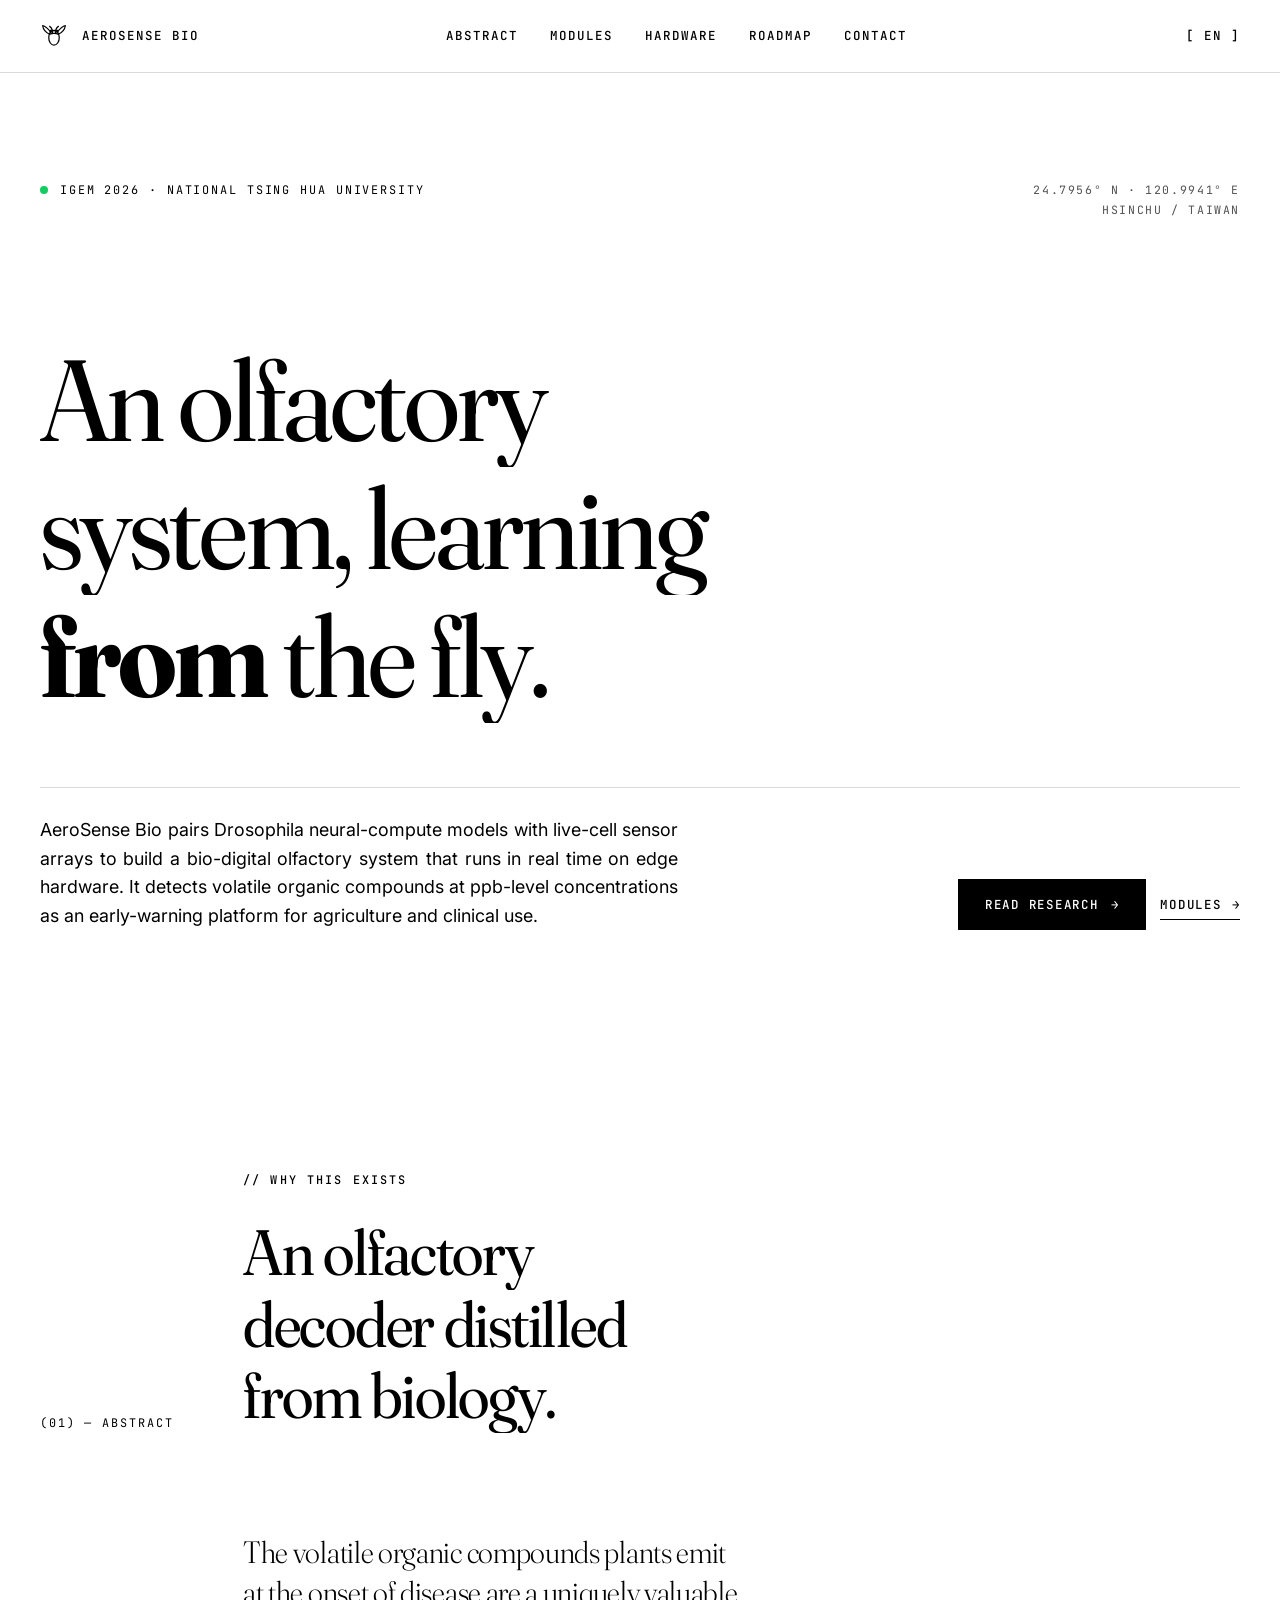
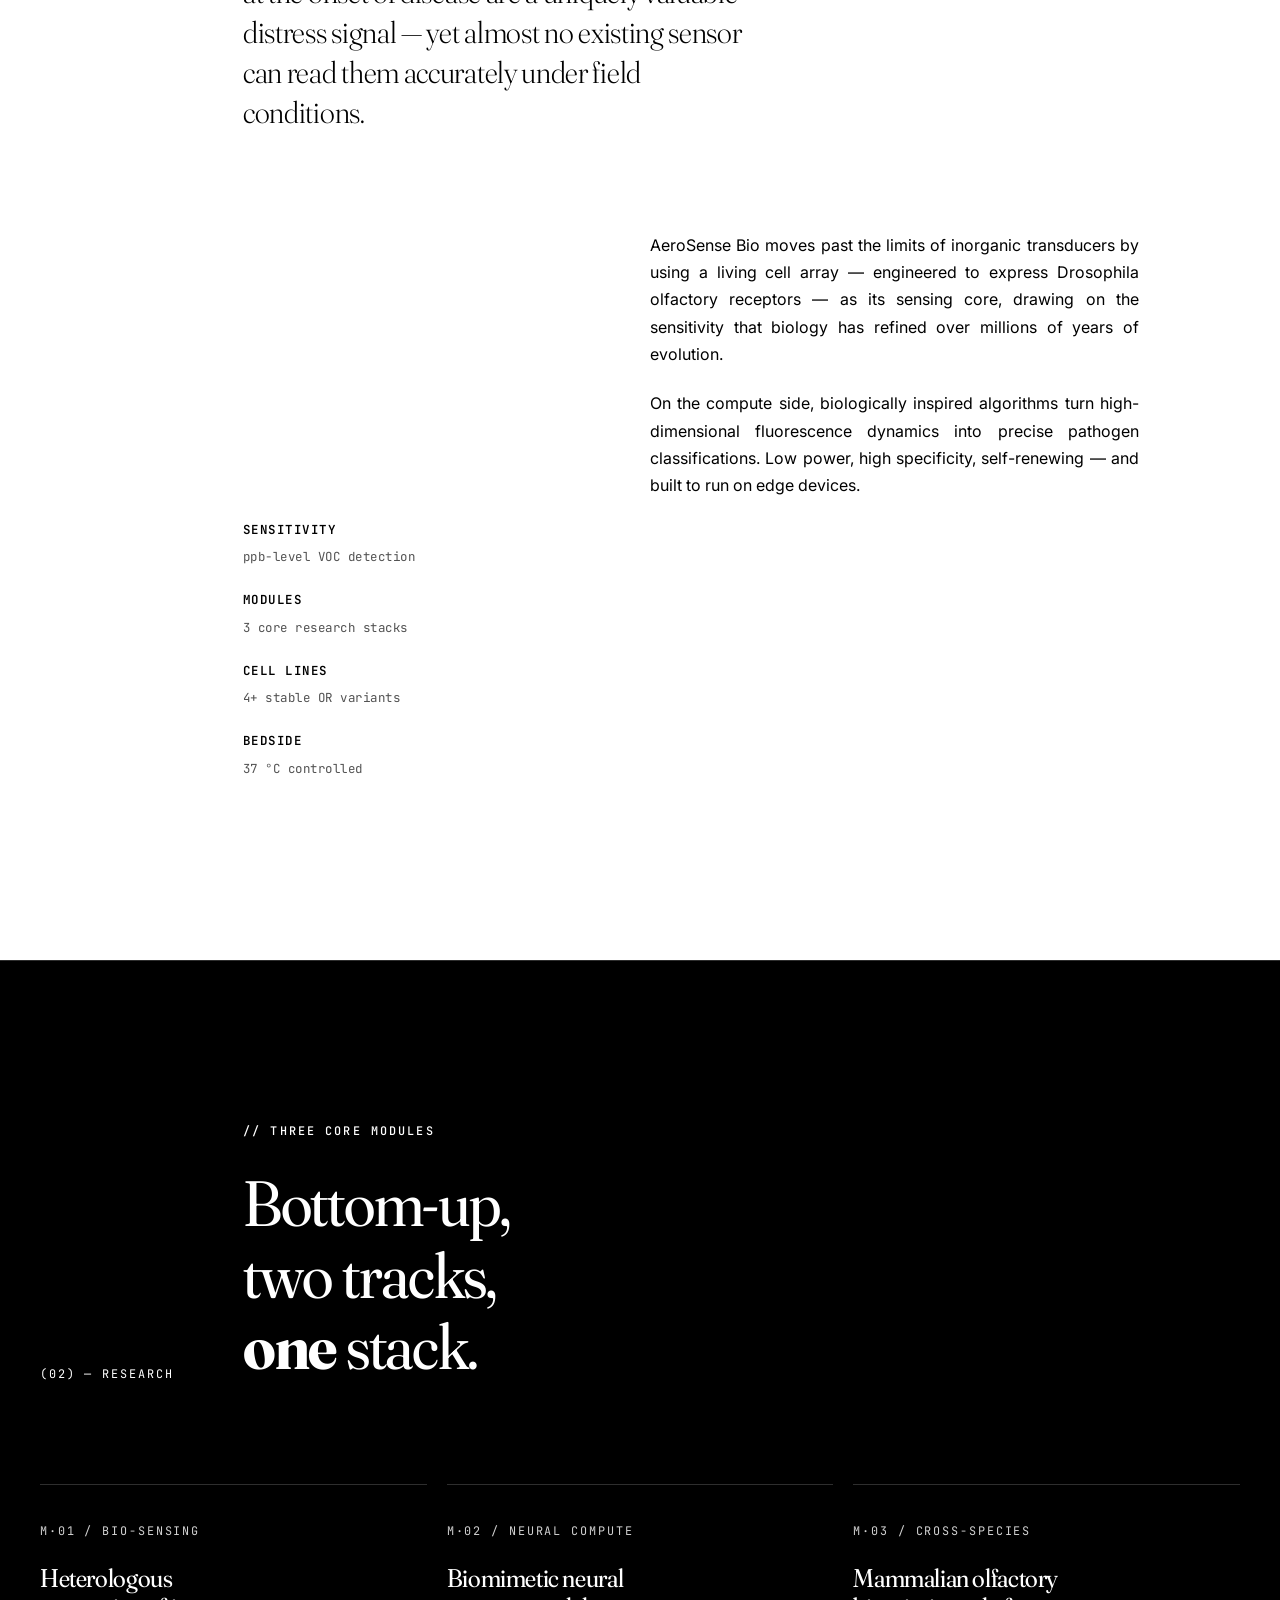
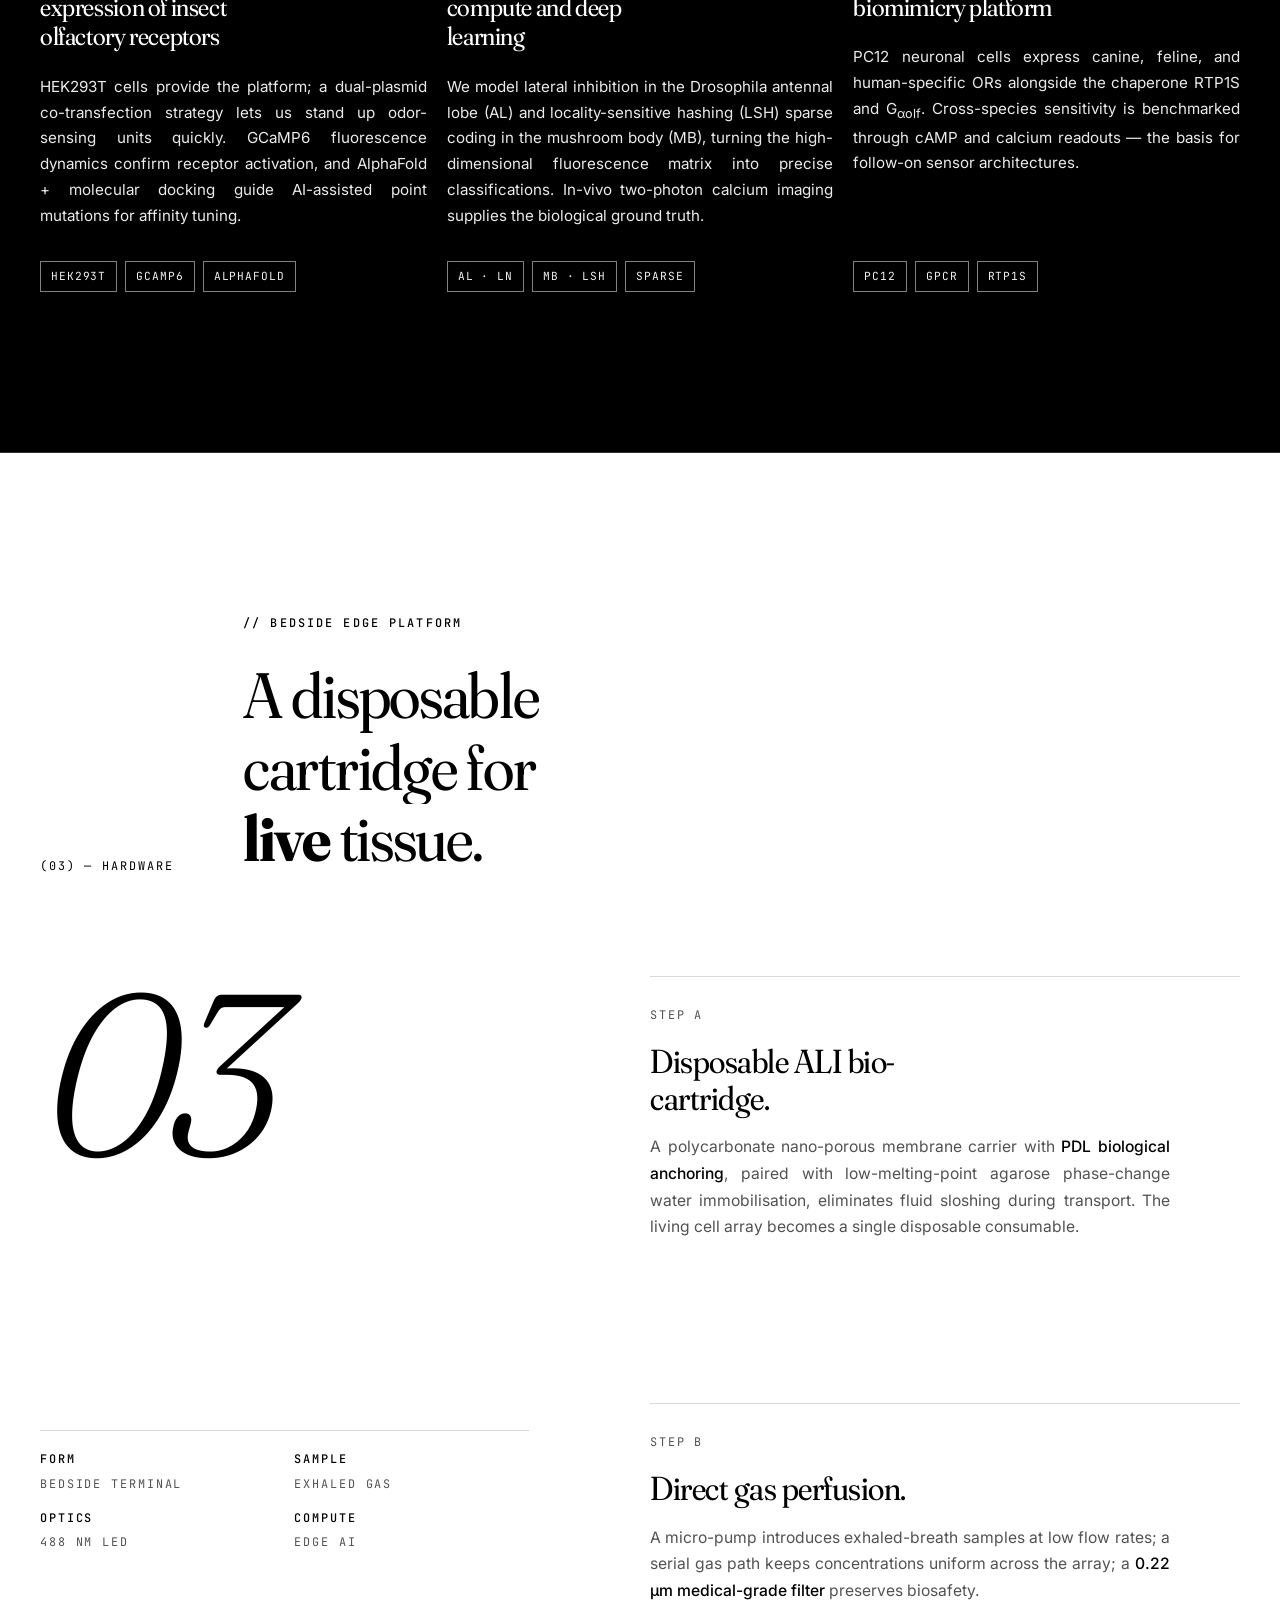
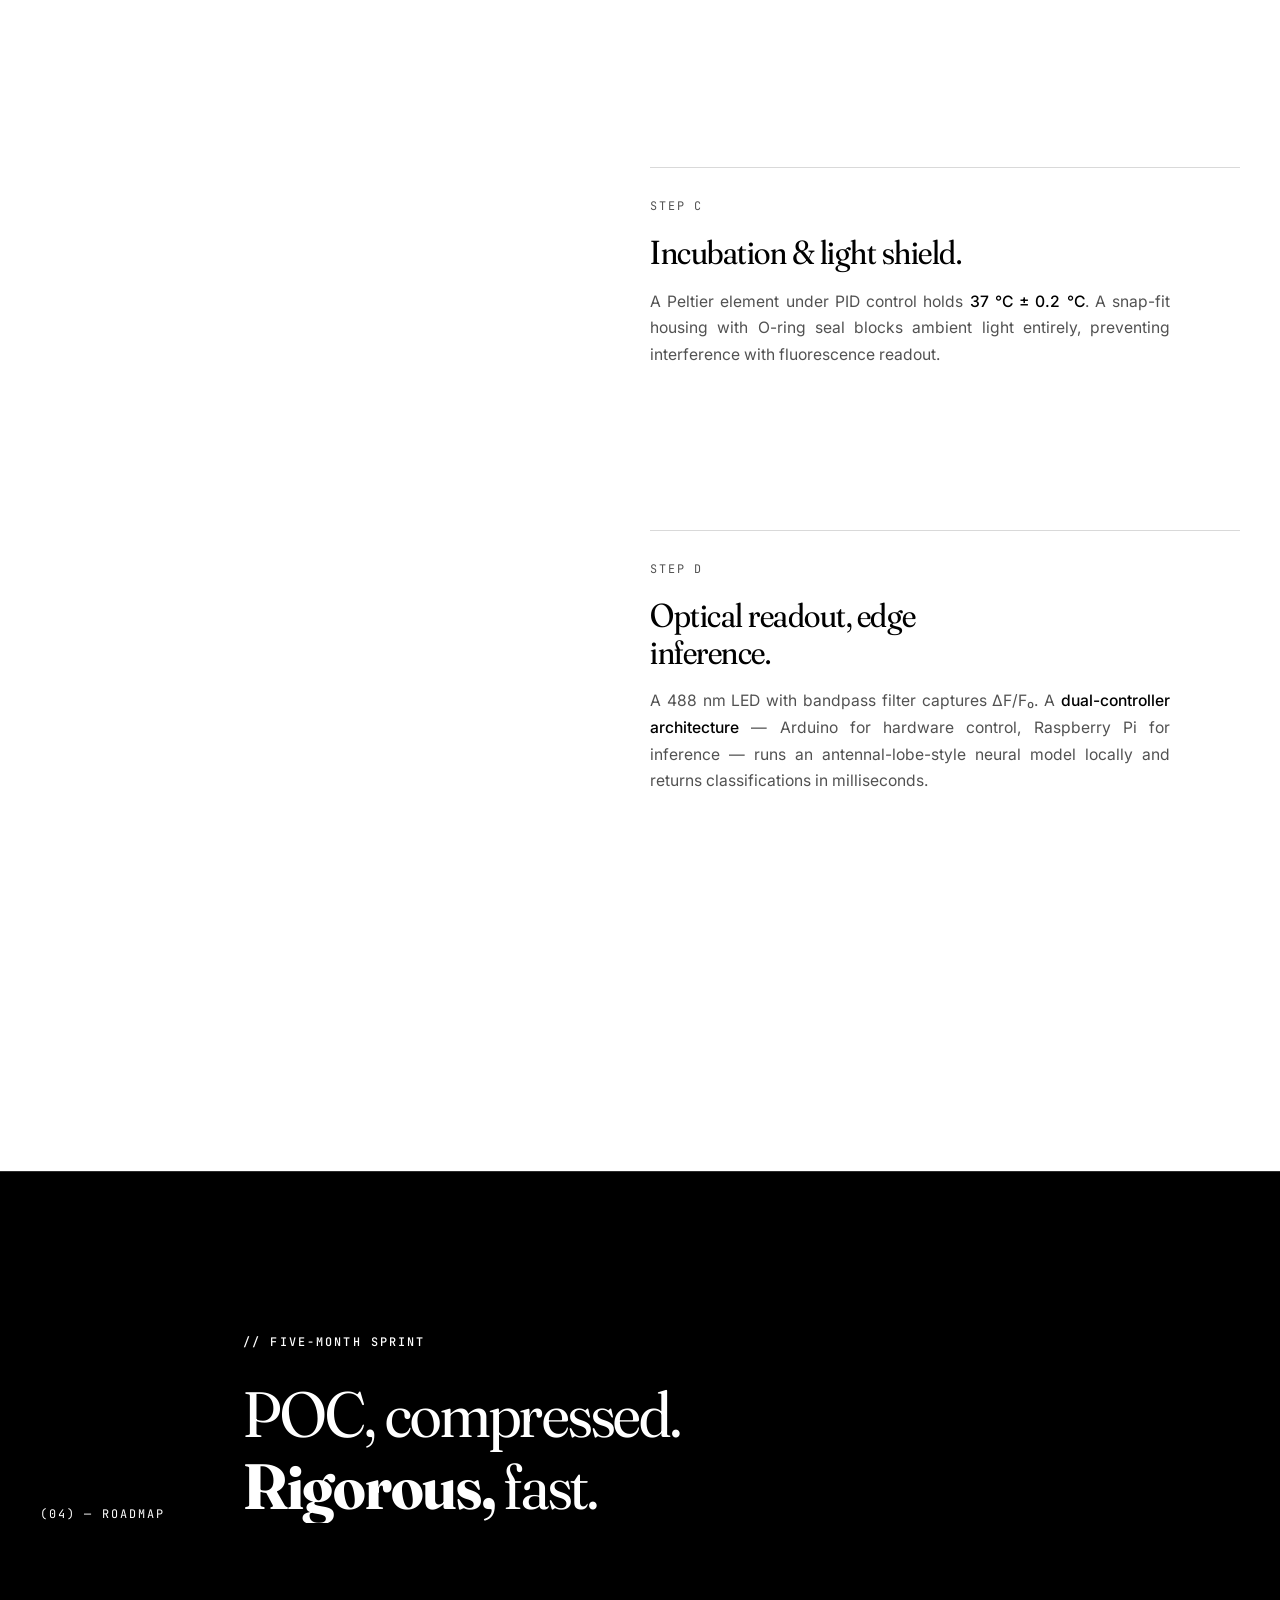
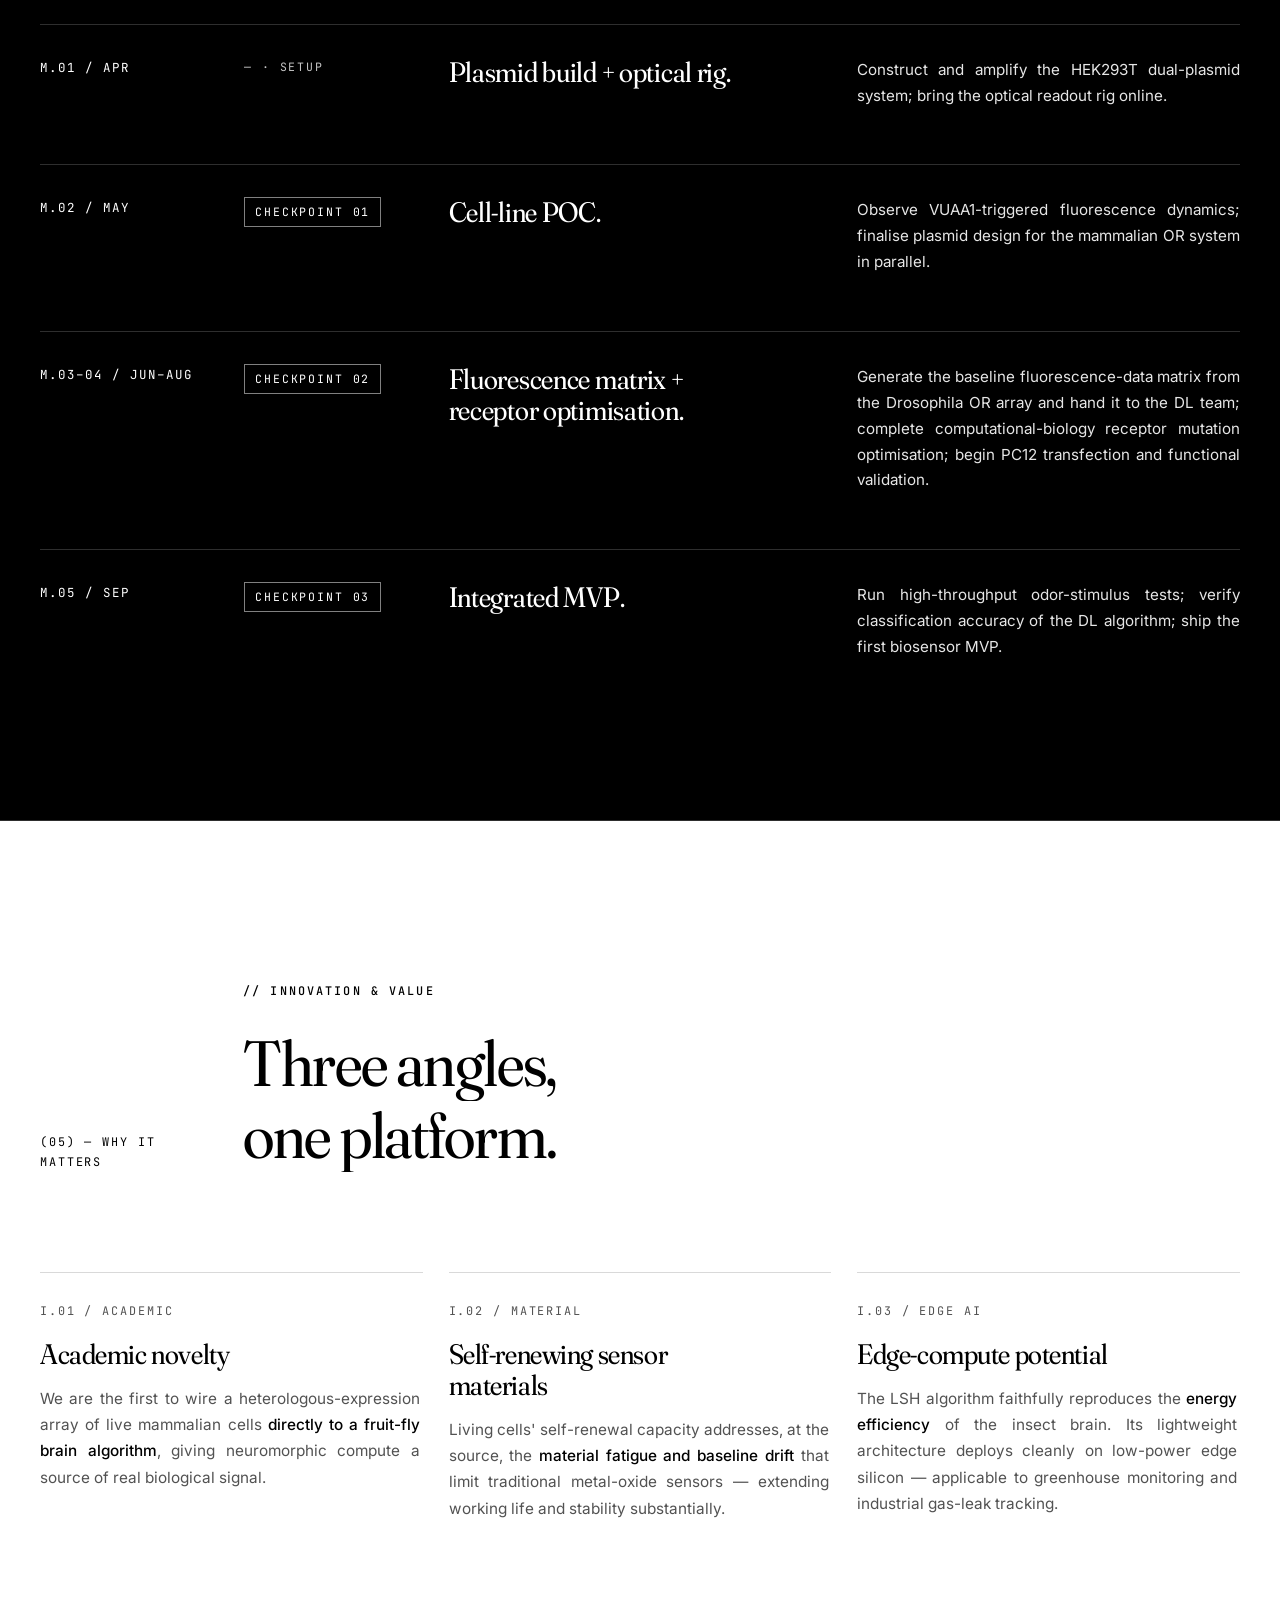
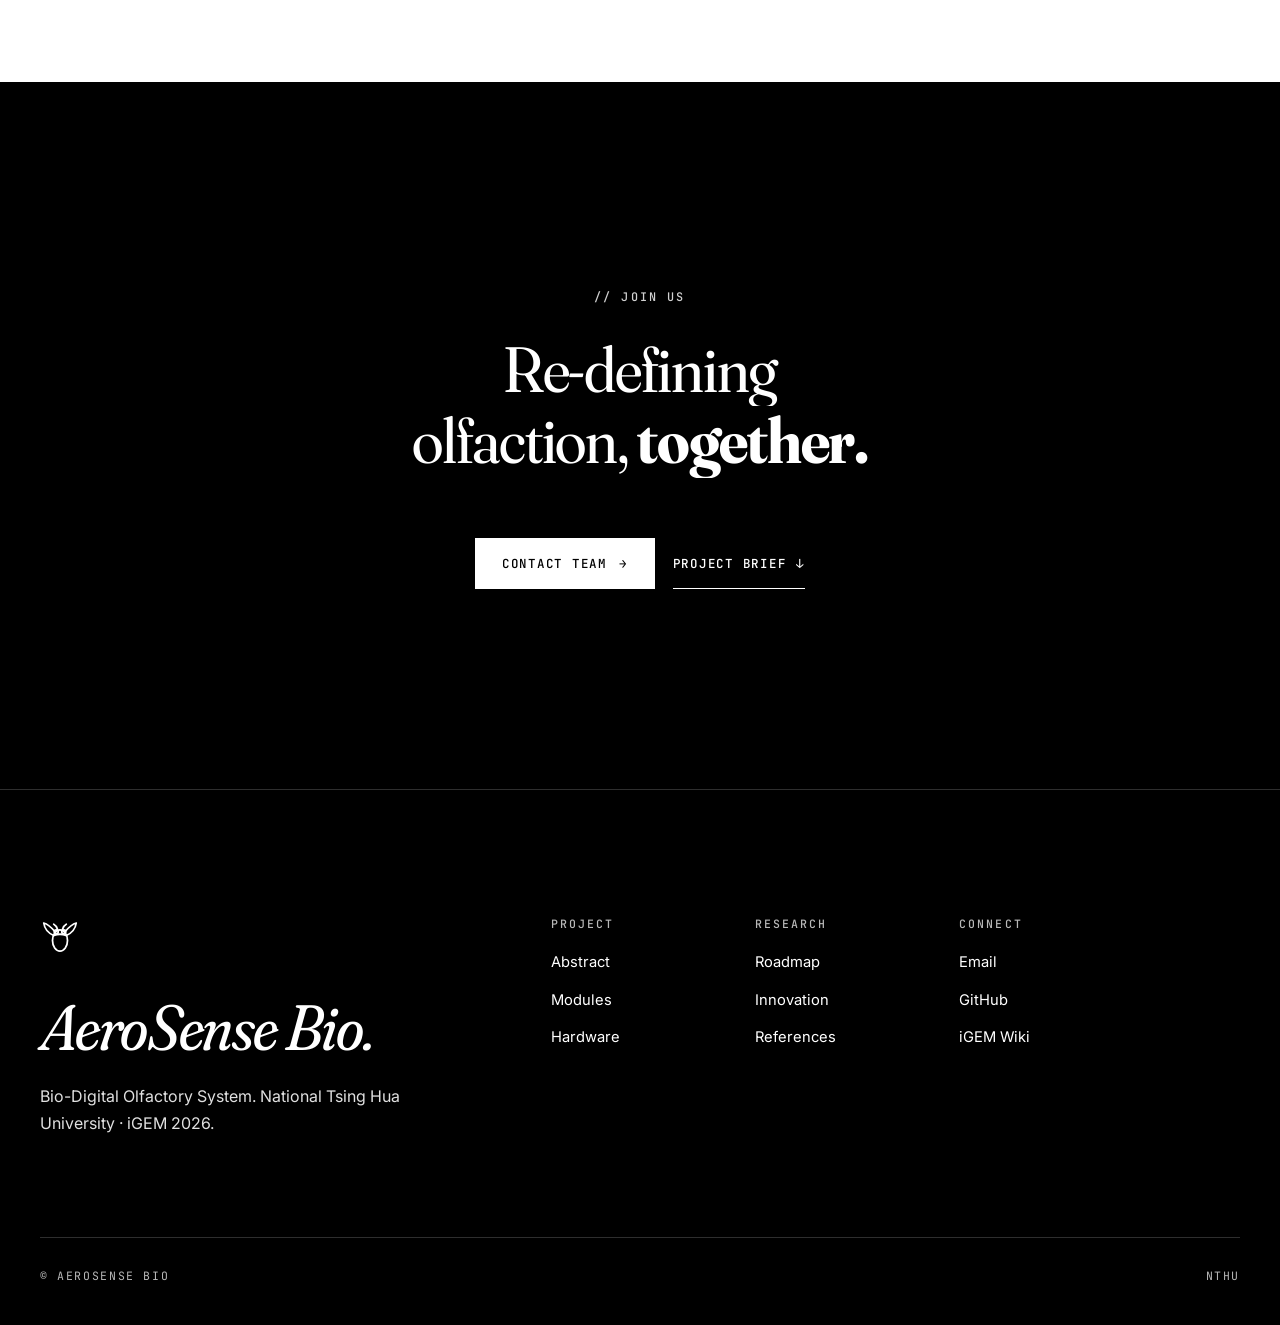
<file: index.html>
<!DOCTYPE html>
<html lang="zh-Hant">
<head>
<!-- ================================================================
     AeroSense Bio · iGEM 2026 · Bio-Digital Olfactory System
     ================================================================
     檔案說明 / File overview
     ----------------------------------------------------------------
     本檔案：純 HTML 結構，不含樣式與行為邏輯。
     This file: pure HTML structure. No CSS, no JS inline.

     • 樣式設定請見：assets/styles.css
     • 互動行為請見：assets/script.js
     • 語系字典請見：assets/i18n.json（中／英文案統一在這裡管理）
     • 設計規範請見：WEBSITE_GUIDELINES.md（v0.3 編輯方向）
     • 舊版（暖色生技風）已封存於：archive/v1-warm.html

     維護原則：
     1. 修改文字內容請改 assets/i18n.json，不要直接改本檔案
     2. 修改顏色、字級、間距 → 改 assets/styles.css 開頭的 :root tokens
     3. 修改捲動行為、滑鼠軌跡、揭露動畫、語系邏輯 → 改 assets/script.js
     4. 新增區塊請複製現有 <section> 並沿用既定 class 命名
     5. 新增可翻譯文字 → 在元素加 data-i18n="key.path"，並在 i18n.json 兩個語系都補齊

     可翻譯元素標記方式：
       <p data-i18n="abstract.body1">中文內文</p>
       元素的初始內文是中文，i18n 系統載入後依當前語系覆寫。
================================================================ -->
<meta charset="UTF-8" />
<meta name="viewport" content="width=device-width, initial-scale=1.0" />
<title>AeroSense Bio · Bio-Digital Olfactory System / iGEM 2026</title>
<meta name="description" content="AeroSense Bio · 結合果蠅神經運算模型與活體細胞感測陣列之仿生嗅覺邊緣運算系統。" />

<!-- 字型載入 / Fonts (Google Fonts)
     Fraunces：H1 與大型 H2 編輯級襯線（含 opsz/SOFT/WONK 變動軸）
     Inter：內文與 UI 主力
     Noto Sans TC：中文 fallback
     JetBrains Mono：技術標籤、編號、按鈕
-->
<link rel="preconnect" href="https://fonts.googleapis.com">
<link rel="preconnect" href="https://fonts.gstatic.com" crossorigin>
<link href="https://fonts.googleapis.com/css2?family=Fraunces:opsz,wght,SOFT@9..144,300..600,0..100&family=Inter:wght@300;400;500;600;700;800;900&family=JetBrains+Mono:wght@400;500;600&family=Noto+Sans+TC:wght@300;400;500;600;700&display=swap" rel="stylesheet">

<!-- 樣式表 / Stylesheet -->
<link rel="stylesheet" href="assets/styles.css">
</head>

<body>

<!-- ================================================================
     SCROLL PROGRESS / 捲動進度條
     畫面最頂部的 1px 進度線，捲動時由左往右填滿。
     在淺色區段為黑色，進入深色區段自動轉白（由 script.js 控制）
================================================================ -->
<div class="progress" id="progress" aria-hidden="true"></div>

<!-- ================================================================
     MOUSE CURSOR / 滑鼠跟隨點
     單一黑點，使用 mix-blend-mode: difference 自動反相
     觸控裝置與 prefers-reduced-motion 自動隱藏
================================================================ -->
<div class="cursor" id="cursor" aria-hidden="true"></div>

<!-- ================================================================
     NAV / 頂部導覽列
     固定於頂部，使用 mix-blend-mode: difference 讓文字在黑白區段都可讀
     左側：品牌標誌（小型線稿果蠅 SVG + AeroSense Bio 字樣）
     右側：章節錨點 + 語系切換 + 行動裝置選單按鈕

     語系切換 .lang 位於 nav-links 與 menu-toggle 之間：
       • desktop：浮在主選單右側
       • mobile：與漢堡並列；popover 從按鈕下方展開（不會擋到 menu dropdown，
         menu dropdown 從 top:60px 開始展開，popover 從按鈕底部 +6px 展開，兩者錯開）
================================================================ -->
<nav class="nav" id="nav">
  <div class="nav-inner">
    <a href="#" class="brand">
      <span class="brand-mark" aria-hidden="true">
        <!-- 線稿果蠅標誌（暫用版本，正式 logo 完成後直接替換此 svg）-->
        <svg viewBox="0 0 32 32" xmlns="http://www.w3.org/2000/svg">
          <ellipse cx="16" cy="18" rx="6" ry="8.5"/>
          <path d="M11 14 q5 -2 10 0"/>
          <path d="M11 14 q-7 -3 -8 -10 q4 1 9 7"/>
          <path d="M21 14 q7 -3 8 -10 q-4 1 -9 7"/>
          <circle cx="13" cy="11" r="1.6"/>
          <circle cx="19" cy="11" r="1.6"/>
          <path d="M14 9 q-1 -3 -3 -4"/>
          <path d="M18 9 q1 -3 3 -4"/>
        </svg>
      </span>
      AeroSense Bio
    </a>
    <ul class="nav-links" id="nav-links">
      <li><a href="#abstract">Abstract</a></li>
      <li><a href="#modules">Modules</a></li>
      <li><a href="#hardware">Hardware</a></li>
      <li><a href="#roadmap">Roadmap</a></li>
      <li><a href="#contact">Contact</a></li>
    </ul>

    <!-- 語系切換 / Language toggle
         與 [ menu ] 按鈕同一個編輯級調性：純文字 + 方括弧，無外框、無圓角。
         點擊展開 popover；點選項切換語系並寫入 localStorage。
         選項由 script.js 依 i18n.json 的 _meta.supported 動態產生。
    -->
    <div class="lang" id="lang">
      <button class="lang-toggle" id="lang-toggle" type="button"
              aria-haspopup="listbox" aria-expanded="false"
              aria-label="Switch language">[ <span class="lang-current" id="lang-current">中</span> ]</button>
      <ul class="lang-popover" id="lang-popover" role="listbox"></ul>
    </div>

    <button class="menu-toggle" id="menu-toggle" aria-label="Open menu">[ menu ]</button>
  </div>
</nav>

<!-- ================================================================
     HERO / 首屏
     ----------------------------------------------------------------
     最重要的 5 秒第一印象。包含三個區塊：
       1. hero-meta：右上的座標 + 左上的綠色脈衝狀態指示
       2. h1.reveal-lines：使用「整行裁切上推」動畫的編輯級標題
                          每一行包在 .line（overflow:hidden）內
                          子層 span 從 translateY(102%) → 0
       3. hero-foot：說明文字（lede）+ 兩顆 CTA 按鈕
     ----------------------------------------------------------------
     若要改文案，直接改 i18n.json 對應的 key，動畫會繼續正常運作。
================================================================ -->
<header class="hero s-light" id="top">
  <!-- 上方狀態列：左 = 即時指示燈、右 = 地理座標 -->
  <div class="hero-meta">
    <div class="hero-status">
      <span class="dot" aria-hidden="true"></span>
      iGEM 2026 · National Tsing Hua University
    </div>
    <div class="hero-coords">
      <span>24.7956° N · 120.9941° E</span>
      <span>Hsinchu / Taiwan</span>
    </div>
  </div>

  <!-- 主標題（每行用 .line 包，動畫從下方推上）
       注意：H1 為英文編輯級主標，依規範 §1「英文可作為標題與標籤」，
       因此兩個語系下都保持英文，不掛 data-i18n。 -->
  <h1 class="reveal-lines" data-reveal>
    <span class="line"><span>An olfactory</span></span>
    <span class="line"><span>system, learning</span></span>
    <span class="line"><span><i class="it">from</i> the fly.</span></span>
  </h1>

  <!-- 下方：說明文字 + CTA -->
  <div class="hero-foot">
    <p class="lede reveal" data-reveal data-i18n="hero.lede">
      AeroSense Bio 結合果蠅神經運算模型與活體細胞感測陣列，打造可在邊緣裝置即時運行的生機一體（Bio-digital）仿生電子鼻。捕捉 ppb 級揮發性有機化合物，作為農業與醫療早期預警平台。
    </p>
    <div class="hero-actions reveal" data-reveal>
      <a href="#abstract" class="btn btn-primary" data-cursor>
        Read research <span class="arrow" aria-hidden="true">→</span>
      </a>
      <a href="#modules" class="btn-text" data-cursor>
        Modules <span class="arrow" aria-hidden="true">→</span>
      </a>
    </div>
  </div>
</header>

<!-- ================================================================
     SECTION 01 — ABSTRACT / 計畫摘要
     ----------------------------------------------------------------
     非對稱 12 欄格線，分三塊：
       • ab-quote：大字導引句（cols 3–10）
       • ab-body：左側段落主體（cols 7–11）
       • ab-side：右側技術摘要清單（cols 3–5）
     ----------------------------------------------------------------
     新增段落請放進 .ab-body；新增技術數據請放進 .ab-side（dl/dt/dd）
================================================================ -->
<section id="abstract" class="section s-light">
  <div class="wrap">
    <div class="section-head">
      <div class="sh-num reveal" data-reveal>(01) — Abstract</div>
      <div class="sh-title reveal" data-reveal>
        <span class="eyebrow">// Why this exists</span>
        <h2 class="reveal-lines" data-reveal>
          <span class="line"><span>An olfactory</span></span>
          <span class="line"><span>decoder distilled</span></span>
          <span class="line"><span>from biology.</span></span>
        </h2>
      </div>
    </div>

    <div class="abstract-grid">
      <p class="ab-quote reveal" data-reveal data-i18n="abstract.quote">
        植物在染病初期釋放的揮發性有機化合物（VOCs），是極具價值的早期求救訊號 — 卻幾乎沒有現有感測技術能在田間環境中精準聽見它。
      </p>
      <div class="ab-body reveal" data-reveal>
        <p data-i18n="abstract.body1">
          AeroSense Bio 突破傳統硬體限制，利用表現果蠅嗅覺受體的活體細胞陣列作為感測核心，發揮自然界千萬年演化出的極致靈敏度。
        </p>
        <p data-i18n="abstract.body2">
          在運算後端，導入仿生資料處理演算法，將高維度的螢光動態訊號轉化為精準的疾病辨識結果。低功耗、高專一性、可自我修復 — 並能無縫部署至邊緣運算裝置。
        </p>
      </div>
      <dl class="ab-side reveal" data-reveal>
        <dt>Sensitivity</dt>
        <dd>ppb-level VOC detection</dd>
        <dt>Modules</dt>
        <dd>3 core research stacks</dd>
        <dt>Cell lines</dt>
        <dd>4+ stable OR variants</dd>
        <dt>Bedside</dt>
        <dd>37 °C controlled</dd>
      </dl>
    </div>
  </div>
</section>

<!-- ================================================================
     SECTION 02 — MODULES / 三大研究模組（深色反相區）
     ----------------------------------------------------------------
     深色區段（s-dark + data-theme="dark"）。捲到此處時：
       • 頁面背景由白翻黑（CSS）
       • script.js 將 body 加上 .is-dark，進度條同步轉白
     ----------------------------------------------------------------
     卡片結構（.module）：
       • .m-num：模組編號（M·01 / Bio-Sensing）— 不翻譯
       • h3：模組名稱 data-i18n="modules.mX.title"
       • p：技術說明 data-i18n="modules.mX.body"
       • .m-tags：技術關鍵字標籤 — 不翻譯
     新增模組請複製整個 <article class="module"> 區塊。
================================================================ -->
<section id="modules" class="section s-dark modules" data-theme="dark">
  <div class="wrap">
    <div class="section-head">
      <div class="sh-num reveal" data-reveal>(02) — Research</div>
      <div class="sh-title reveal" data-reveal>
        <span class="eyebrow">// Three core modules</span>
        <h2 class="reveal-lines" data-reveal>
          <span class="line"><span>Bottom-up,</span></span>
          <span class="line"><span>two tracks,</span></span>
          <span class="line"><span><i class="it">one</i> stack.</span></span>
        </h2>
      </div>
    </div>

    <div class="modules-grid reveal-stagger" data-reveal>
      <!-- 模組 1：生物感測 -->
      <article class="module">
        <div class="m-num">M·01 / Bio-Sensing</div>
        <h3 data-i18n="modules.m1.title">昆蟲嗅覺受體之異源表現</h3>
        <p data-i18n="modules.m1.body">
          以 HEK293T 為平台，雙質體共轉染策略快速建立氣味感測元件。GCaMP6 螢光動態驗證受體活化，並導入 AlphaFold 與分子對接進行 AI 輔助蛋白突變優化。
        </p>
        <div class="m-tags">
          <span class="tag">HEK293T</span>
          <span class="tag">GCaMP6</span>
          <span class="tag">AlphaFold</span>
        </div>
      </article>

      <!-- 模組 2：神經運算 -->
      <article class="module">
        <div class="m-num">M·02 / Neural Compute</div>
        <h3 data-i18n="modules.m2.title">仿生神經運算與深度學習</h3>
        <p data-i18n="modules.m2.body">
          模擬果蠅觸角葉（AL）側向抑制與蕈狀體（MB）的局部敏感雜湊（LSH）稀疏編碼。將高維螢光矩陣轉為精準分類，活體雙光子鈣離子造影提供生物學基準。
        </p>
        <div class="m-tags">
          <span class="tag">AL · LN</span>
          <span class="tag">MB · LSH</span>
          <span class="tag">Sparse</span>
        </div>
      </article>

      <!-- 模組 3：跨物種升級 -->
      <article class="module">
        <div class="m-num">M·03 / Cross-species</div>
        <h3 data-i18n="modules.m3.title">哺乳動物嗅覺仿生平台</h3>
        <p data-i18n="modules.m3.body">
          PC12 神經細胞系表現狗、貓與人類特異性 OR、伴侶蛋白 RTP1S 與 G<sub>αolf</sub>。透過 cAMP 與鈣離子訊號比較跨物種靈敏度，作為次世代感測升級基礎。
        </p>
        <div class="m-tags">
          <span class="tag">PC12</span>
          <span class="tag">GPCR</span>
          <span class="tag">RTP1S</span>
        </div>
      </article>
    </div>
  </div>
</section>

<!-- ================================================================
     SECTION 03 — HARDWARE / 硬體架構（黏著式滾動敘事）
     ----------------------------------------------------------------
     本區為 sticky-pin storytelling：
       • 左欄（.stage-fig）：position: sticky, 垂直釘住不動
                            內含巨大義式編號「03」+ 規格小字
       • 右欄（.stage-cards）：四張卡片自然滾過
                              每張卡之間用 22vh 大間距分開
     ----------------------------------------------------------------
     捲動效果完全靠 CSS sticky 達成，不需要 JS。
     如要新增硬體步驟，直接複製 .hwcard，sticky 圖層自動延長。

     注意：硬體 H3 標題在兩個語系下皆保持英文（編輯級標語），
     僅 <p> 內描述受 i18n 控制。
================================================================ -->
<section id="hardware" class="section s-light hardware-stage">
  <div class="wrap">
    <div class="section-head">
      <div class="sh-num reveal" data-reveal>(03) — Hardware</div>
      <div class="sh-title reveal" data-reveal>
        <span class="eyebrow">// Bedside edge platform</span>
        <h2 class="reveal-lines" data-reveal>
          <span class="line"><span>A disposable</span></span>
          <span class="line"><span>cartridge for</span></span>
          <span class="line"><span><i class="it">live</i> tissue.</span></span>
        </h2>
      </div>
    </div>

    <div class="stage">
      <!-- 左：黏著釘住的編號圖塊 -->
      <div class="stage-fig" aria-hidden="true">
        <span class="figmark">03</span>
        <div class="figmeta">
          <div><b>Form</b>Bedside terminal</div>
          <div><b>Sample</b>Exhaled gas</div>
          <div><b>Optics</b>488 nm LED</div>
          <div><b>Compute</b>Edge AI</div>
        </div>
      </div>

      <!-- 右：步驟卡片，依次 A→B→C→D -->
      <div class="stage-cards">
        <article class="hwcard reveal" data-reveal>
          <div class="hw-step">Step A</div>
          <h3>Disposable ALI bio-cartridge.</h3>
          <p data-i18n="hardware.a.body">
            聚碳酸酯奈米微孔濾膜載體，<strong>PDL 生物錨定</strong>搭配低熔點洋菜膠相變固水技術，徹底消除運送途中之液面搖晃，把活體細胞陣列做成可拋棄的耗材單元。
          </p>
        </article>
        <article class="hwcard reveal" data-reveal>
          <div class="hw-step">Step B</div>
          <h3>Direct gas perfusion.</h3>
          <p data-i18n="hardware.b.body">
            微型氣泵以低流速導入呼出氣袋檢體；串聯氣道確保陣列濃度一致；<strong>0.22 µm 醫療級濾嘴</strong>維持生物安全。
          </p>
        </article>
        <article class="hwcard reveal" data-reveal>
          <div class="hw-step">Step C</div>
          <h3>Incubation &amp; light shield.</h3>
          <p data-i18n="hardware.c.body">
            Peltier 致冷／加熱晶片搭配 PID 控制，<strong>37 °C 恆溫</strong>誤差 ± 0.2 °C；卡扣 + O-ring 達成絕對物理避光，杜絕外部光源干擾螢光擷取。
          </p>
        </article>
        <article class="hwcard reveal" data-reveal>
          <div class="hw-step">Step D</div>
          <h3>Optical readout, edge inference.</h3>
          <p data-i18n="hardware.d.body">
            488 nm LED + 帶通濾光片擷取 ΔF/F₀；<strong>雙腦架構</strong>（Arduino 控制 + Raspberry Pi 推論）本地端執行類觸角葉神經網路模型，毫秒級回傳分類結果。
          </p>
        </article>
      </div>
    </div>
  </div>
</section>

<!-- ================================================================
     SECTION 04 — ROADMAP / 五個月時程（深色反相區）
     ----------------------------------------------------------------
     四列時程（.roadmap-row），每列 4 個欄位：
       • .rm-month：月份（M.01 / Apr）— 不翻譯
       • .rm-tag：階段標籤或 Checkpoint pill — 不翻譯
       • h3：英文主標 — 不翻譯（編輯級標語）
       • p：細節 data-i18n="roadmap.rX.body"
     ----------------------------------------------------------------
     新增里程碑：複製 .roadmap-row。Checkpoint 用 <span class="pill">。
================================================================ -->
<section id="roadmap" class="section s-dark roadmap" data-theme="dark">
  <div class="wrap">
    <div class="section-head">
      <div class="sh-num reveal" data-reveal>(04) — Roadmap</div>
      <div class="sh-title reveal" data-reveal>
        <span class="eyebrow">// Five-month sprint</span>
        <h2 class="reveal-lines" data-reveal>
          <span class="line"><span>POC, compressed.</span></span>
          <span class="line"><span><i class="it">Rigorous,</i> fast.</span></span>
        </h2>
      </div>
    </div>

    <div class="roadmap-list">
      <article class="roadmap-row reveal" data-reveal>
        <div class="rm-month">M.01 / Apr</div>
        <div class="rm-tag">— · Setup</div>
        <h3>Plasmid build + optical rig.</h3>
        <p data-i18n="roadmap.r1.body">完成 HEK293T 雙質體序列建構與擴增；備妥基礎光學觀測環境。</p>
      </article>
      <article class="roadmap-row reveal" data-reveal>
        <div class="rm-month">M.02 / May</div>
        <div class="rm-tag"><span class="pill">Checkpoint 01</span></div>
        <h3>Cell-line POC.</h3>
        <p data-i18n="roadmap.r2.body">觀測 VUAA1 激發之螢光動態反應；同步完成哺乳動物 OR 系統質體設計。</p>
      </article>
      <article class="roadmap-row reveal" data-reveal>
        <div class="rm-month">M.03–04 / Jun–Aug</div>
        <div class="rm-tag"><span class="pill">Checkpoint 02</span></div>
        <h3>Fluorescence matrix + receptor optimisation.</h3>
        <p data-i18n="roadmap.r3.body">產出果蠅 OR 陣列基礎螢光資料矩陣交予 DL 團隊；完成計算生物學受體突變優化；啟動 PC12 轉染與功能驗證。</p>
      </article>
      <article class="roadmap-row reveal" data-reveal>
        <div class="rm-month">M.05 / Sep</div>
        <div class="rm-tag"><span class="pill">Checkpoint 03</span></div>
        <h3>Integrated MVP.</h3>
        <p data-i18n="roadmap.r4.body">完成高通量氣味刺激測試與 DL 演算法分類準確率驗證；產出初代生物感測 MVP。</p>
      </article>
    </div>
  </div>
</section>

<!-- ================================================================
     SECTION 05 — INNOVATION / 計畫價值
     ----------------------------------------------------------------
     三欄並列卡片，說明本計畫的學術／材料／邊緣運算三面向價值。
     使用 .reveal-stagger 讓三張卡片依序揭露。
================================================================ -->
<section id="innovation" class="section s-light">
  <div class="wrap">
    <div class="section-head">
      <div class="sh-num reveal" data-reveal>(05) — Why it matters</div>
      <div class="sh-title reveal" data-reveal>
        <span class="eyebrow">// Innovation &amp; value</span>
        <h2 class="reveal-lines" data-reveal>
          <span class="line"><span>Three angles,</span></span>
          <span class="line"><span>one platform.</span></span>
        </h2>
      </div>
    </div>

    <div class="innov-grid reveal-stagger" data-reveal>
      <article class="innov">
        <div class="innov-num">i.01 / Academic</div>
        <h3 data-i18n="innov.i1.title">學術創新</h3>
        <p data-i18n="innov.i1.body">首創將活體哺乳動物細胞之異源表現陣列<strong>直接對接果蠅大腦演算法</strong>，為神經形態運算提供真實生物訊號來源。</p>
      </article>
      <article class="innov">
        <div class="innov-num">i.02 / Material</div>
        <h3 data-i18n="innov.i2.title">解決材料老化痛點</h3>
        <p data-i18n="innov.i2.body">細胞自我更新能力，從根本解決傳統金屬氧化物感測器的<strong>材料疲勞與基線漂移</strong>，大幅延長感測器壽命與穩定性。</p>
      </article>
      <article class="innov">
        <div class="innov-num">i.03 / Edge AI</div>
        <h3 data-i18n="innov.i3.title">邊緣運算潛力</h3>
        <p data-i18n="innov.i3.body">LSH 演算法忠實還原昆蟲大腦<strong>極高能效比</strong>，輕量化架構適合部署於低功耗邊緣晶片，廣泛應用於溫室監測與工業氣體洩漏追蹤。</p>
      </article>
    </div>
  </div>
</section>

<!-- ================================================================
     CTA / 行動呼籲（深色反相區）
     ----------------------------------------------------------------
     最終轉換點。修改聯絡信箱請改 mailto: 連結。
================================================================ -->
<section id="contact" class="section s-dark cta" data-theme="dark">
  <div class="wrap">
    <span class="eyebrow reveal" data-reveal>// Join us</span>
    <h2 class="reveal-lines" data-reveal>
      <span class="line"><span>Re-defining</span></span>
      <span class="line"><span>olfaction, <i class="it">together.</i></span></span>
    </h2>
    <div class="cta-actions reveal" data-reveal>
      <a href="mailto:aerosensebio@gmail.com" class="btn btn-primary" data-cursor>
        Contact team <span class="arrow" aria-hidden="true">→</span>
      </a>
      <a href="#" class="btn-text" data-cursor>
        Project brief <span class="arrow" aria-hidden="true">↓</span>
      </a>
    </div>
  </div>
</section>

<!-- ================================================================
     FOOTER / 頁尾（深色反相區）
     ----------------------------------------------------------------
     四欄佈局：
       • f-brand：品牌敘述（cols 1–5）
       • f-col × 3：Project / Research / Connect 連結清單
     新增連結請加進對應 <ul> 內的 <li>。
================================================================ -->
<footer data-theme="dark">
  <div class="wrap">
    <div class="footer-grid">
      <div class="f-brand">
        <span class="brand-mark" aria-hidden="true">
          <svg viewBox="0 0 32 32" xmlns="http://www.w3.org/2000/svg">
            <ellipse cx="16" cy="18" rx="6" ry="8.5"/>
            <path d="M11 14 q5 -2 10 0"/>
            <path d="M11 14 q-7 -3 -8 -10 q4 1 9 7"/>
            <path d="M21 14 q7 -3 8 -10 q-4 1 -9 7"/>
            <circle cx="13" cy="11" r="1.6"/>
            <circle cx="19" cy="11" r="1.6"/>
            <path d="M14 9 q-1 -3 -3 -4"/>
            <path d="M18 9 q1 -3 3 -4"/>
          </svg>
        </span>
        <h2>AeroSense <i>Bio.</i></h2>
        <p data-i18n="footer.brand_desc">Bio-Digital Olfactory System. National Tsing Hua University · iGEM 2026.</p>
      </div>

      <div class="f-col">
        <h4>Project</h4>
        <ul>
          <li><a href="#abstract">Abstract</a></li>
          <li><a href="#modules">Modules</a></li>
          <li><a href="#hardware">Hardware</a></li>
        </ul>
      </div>
      <div class="f-col">
        <h4>Research</h4>
        <ul>
          <li><a href="#roadmap">Roadmap</a></li>
          <li><a href="#innovation">Innovation</a></li>
          <li><a href="#">References</a></li>
        </ul>
      </div>
      <div class="f-col">
        <h4>Connect</h4>
        <ul>
          <li><a href="mailto:aerosensebio@gmail.com">Email</a></li>
          <li><a href="#">GitHub</a></li>
          <li><a href="#">iGEM Wiki</a></li>
        </ul>
      </div>
    </div>

    <div class="footer-bottom">
      <span>© AeroSense Bio</span>
      <span>NTHU</span>
    </div>
  </div>
</footer>

<!-- 行為腳本：滑鼠軌跡、捲動進度、揭露動畫、深色區段偵測、行動裝置選單、語系切換 -->
<script src="assets/script.js"></script>
</body>
</html>
</file>
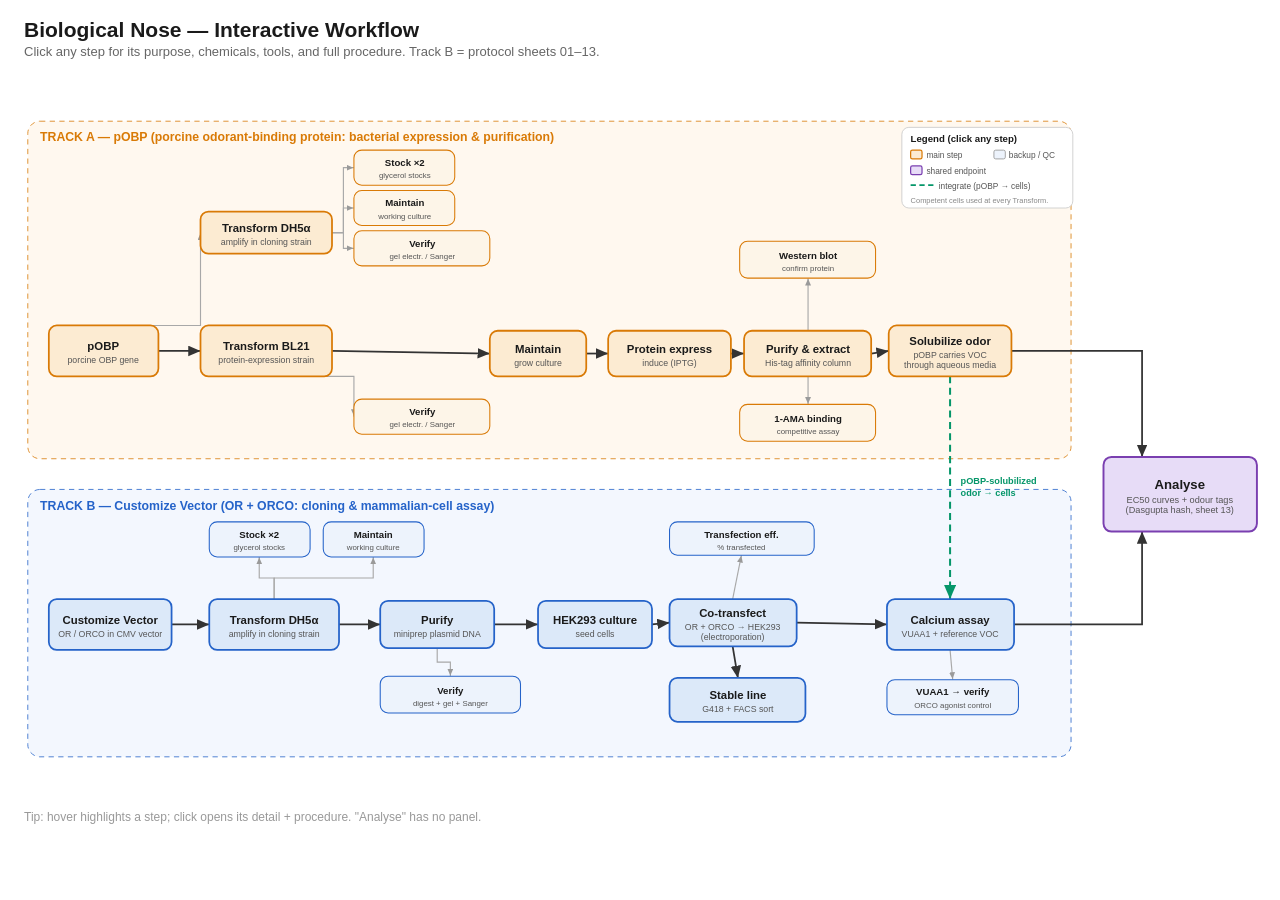
<file: wl_protocol_flowchart.html>
<!DOCTYPE html>
<html lang="en"><head><meta charset="utf-8"><meta name="viewport" content="width=device-width, initial-scale=1">
<title>Biological Nose — Interactive Workflow</title>
<style>
 body{margin:0;background:#fff;font-family:Helvetica,Arial,sans-serif;color:#1a1a1a}
 header{padding:18px 24px 6px} h1{font-size:21px;margin:0 0 2px} .sub{font-size:13px;color:#666;margin:0 0 8px}
 #wrap{width:100%;overflow-x:auto;padding:0 12px 6px} #scheme{width:100%;height:auto;min-width:980px;display:block}
 .node{cursor:pointer} .node:hover rect{stroke-width:3.4;filter:drop-shadow(0 1px 3px rgba(0,0,0,.25))}
 .node:focus{outline:none} .node:focus rect{stroke-width:3.4}
 .hint{font-size:12px;color:#999;padding:0 24px 16px}
 #overlay{position:fixed;inset:0;background:rgba(0,0,0,.42);display:none;align-items:center;justify-content:center;z-index:50}
 #overlay.show{display:flex}
 #card{position:relative;background:#fff;max-width:560px;width:92%;max-height:86vh;overflow:auto;border-radius:14px;box-shadow:0 12px 40px rgba(0,0,0,.3);padding:22px 26px}
 #card h2{margin:0 0 2px;font-size:19px} .arm{font-size:12px;font-weight:700;color:#2563C9;margin:0 0 12px} .arm.a{color:#D97A06}
 p.purpose{font-size:13.5px;line-height:1.5;color:#333;margin:0 0 4px}
 .sec{font-size:12px;font-weight:700;text-transform:uppercase;letter-spacing:.4px;color:#888;margin:16px 0 6px}
 ul{margin:0;padding-left:20px} li{font-size:13px;line-height:1.5;margin-bottom:3px}
 ol.proc{margin:0;padding-left:22px} ol.proc li{font-size:13px;line-height:1.55;margin-bottom:5px}
 .phead{font-size:12.5px;font-weight:700;color:#444;margin:10px 0 4px;padding-top:4px;border-top:1px solid #eee}
 .stepnum{font-weight:700;color:#2563C9;margin-right:5px} .a .stepnum{color:#D97A06}
 #close{position:absolute;top:14px;right:18px;border:none;background:#eee;border-radius:8px;font-size:18px;width:34px;height:34px;cursor:pointer}
</style></head>
<body>
<header><h1>Biological Nose — Interactive Workflow</h1>
<p class="sub">Click any step for its purpose, chemicals, tools, and full procedure. Track B = protocol sheets 01–13.</p></header>
<div id="wrap"><svg viewBox="0 0 1460 820" xmlns="http://www.w3.org/2000/svg" id="scheme" font-family="Helvetica,Arial,sans-serif"><defs><marker id="aM" markerWidth="9" markerHeight="9" refX="7" refY="3" orient="auto"><path d="M0,0 L7,3 L0,6Z" fill="#333"/></marker><marker id="aQ" markerWidth="8" markerHeight="8" refX="6.5" refY="2.6" orient="auto"><path d="M0,0 L6,2.6 L0,5.2Z" fill="#9A9A9A"/></marker><marker id="aI" markerWidth="9" markerHeight="9" refX="7" refY="3" orient="auto"><path d="M0,0 L7,3 L0,6Z" fill="#059669"/></marker></defs><rect width="1460" height="820" fill="#FFF"/><rect x="18" y="55" width="1190" height="385" rx="14" fill="#FFF8EE" stroke="#D97A06" stroke-width="1" stroke-dasharray="6 5" opacity=".9"/><rect x="18" y="475" width="1190" height="305" rx="14" fill="#F2F7FE" stroke="#2563C9" stroke-width="1" stroke-dasharray="6 5" opacity=".9"/><text x="32" y="78" font-size="14" font-weight="700" fill="#D97A06">TRACK A — pOBP  (porcine odorant-binding protein: bacterial expression &amp; purification)</text><text x="32" y="498" font-size="14" font-weight="700" fill="#2563C9">TRACK B — Customize Vector  (OR + ORCO: cloning &amp; mammalian-cell assay)</text><path d="M167,317L215,317" fill="none" stroke="#333" stroke-width="2.0" marker-end="url(#aM)"/><path d="M365,317L545,320" fill="none" stroke="#333" stroke-width="2.0" marker-end="url(#aM)"/><path d="M655,320L680,320" fill="none" stroke="#333" stroke-width="2.0" marker-end="url(#aM)"/><path d="M820,320L835,320" fill="none" stroke="#333" stroke-width="2.0" marker-end="url(#aM)"/><path d="M980,320L1000,317" fill="none" stroke="#333" stroke-width="2.0" marker-end="url(#aM)"/><path d="M104,288L215,288L215,182" fill="none" stroke="#A8A8A8" stroke-width="1.3" marker-end="url(#aQ)"/><path d="M365,182L378,182L378,108L390,108" fill="none" stroke="#A8A8A8" stroke-width="1.3" marker-end="url(#aQ)"/><path d="M365,182L378,182L378,154L390,154" fill="none" stroke="#A8A8A8" stroke-width="1.3" marker-end="url(#aQ)"/><path d="M365,182L378,182L378,200L390,200" fill="none" stroke="#A8A8A8" stroke-width="1.3" marker-end="url(#aQ)"/><path d="M290,346L390,346L390,392" fill="none" stroke="#A8A8A8" stroke-width="1.3" marker-end="url(#aQ)"/><path d="M908,294L908,234" fill="none" stroke="#A8A8A8" stroke-width="1.3" marker-end="url(#aQ)"/><path d="M908,346L908,378" fill="none" stroke="#A8A8A8" stroke-width="1.3" marker-end="url(#aQ)"/><path d="M1140,317L1289,317L1289,438" fill="none" stroke="#333" stroke-width="2.0" marker-end="url(#aM)"/><path d="M182,629L225,629" fill="none" stroke="#333" stroke-width="2.0" marker-end="url(#aM)"/><path d="M373,629L420,629" fill="none" stroke="#333" stroke-width="2.0" marker-end="url(#aM)"/><path d="M550,629L600,629" fill="none" stroke="#333" stroke-width="2.0" marker-end="url(#aM)"/><path d="M730,629L750,627" fill="none" stroke="#333" stroke-width="2.0" marker-end="url(#aM)"/><path d="M895,627L998,629" fill="none" stroke="#333" stroke-width="2.0" marker-end="url(#aM)"/><path d="M299,600L299,576L282,576L282,552" fill="none" stroke="#A8A8A8" stroke-width="1.3" marker-end="url(#aQ)"/><path d="M299,600L299,576L412,576L412,552" fill="none" stroke="#A8A8A8" stroke-width="1.3" marker-end="url(#aQ)"/><path d="M485,656L485,672L500,672L500,688" fill="none" stroke="#A8A8A8" stroke-width="1.3" marker-end="url(#aQ)"/><path d="M822,600L832,550" fill="none" stroke="#A8A8A8" stroke-width="1.3" marker-end="url(#aQ)"/><path d="M822,654L828,690" fill="none" stroke="#333" stroke-width="2.0" marker-end="url(#aM)"/><path d="M1070,658L1073,692" fill="none" stroke="#A8A8A8" stroke-width="1.3" marker-end="url(#aQ)"/><path d="M1143,629L1289,629L1289,523" fill="none" stroke="#333" stroke-width="2.0" marker-end="url(#aM)"/><path d="M1070,346L1070,600" fill="none" stroke="#059669" stroke-width="2.3" stroke-dasharray="8 5" marker-end="url(#aI)"/><text x="1082" y="469" font-size="10.5" font-weight="600" fill="#059669">pOBP-solubilized</text><text x="1082" y="482" font-size="10.5" font-weight="600" fill="#059669">odor → cells</text><g class="node" data-id="A_pobp" tabindex="0"><rect x="42" y="288" width="125" height="58" rx="9" fill="#FCEBD2" stroke="#D97A06" stroke-width="2.0"/><text x="104" y="316" font-size="13" font-weight="700" fill="#1A1A1A" text-anchor="middle" pointer-events="none">pOBP</text><text x="104" y="331" font-size="10" fill="#555555" text-anchor="middle" pointer-events="none">porcine OBP gene</text></g><g class="node" data-id="A_bl21" tabindex="0"><rect x="215" y="288" width="150" height="58" rx="9" fill="#FCEBD2" stroke="#D97A06" stroke-width="2.0"/><text x="290" y="316" font-size="13" font-weight="700" fill="#1A1A1A" text-anchor="middle" pointer-events="none">Transform BL21</text><text x="290" y="331" font-size="10" fill="#555555" text-anchor="middle" pointer-events="none">protein-expression strain</text></g><g class="node" data-id="A_main" tabindex="0"><rect x="545" y="294" width="110" height="52" rx="9" fill="#FCEBD2" stroke="#D97A06" stroke-width="2.0"/><text x="600" y="319" font-size="13" font-weight="700" fill="#1A1A1A" text-anchor="middle" pointer-events="none">Maintain</text><text x="600" y="334" font-size="10" fill="#555555" text-anchor="middle" pointer-events="none">grow culture</text></g><g class="node" data-id="A_expr" tabindex="0"><rect x="680" y="294" width="140" height="52" rx="9" fill="#FCEBD2" stroke="#D97A06" stroke-width="2.0"/><text x="750" y="319" font-size="13" font-weight="700" fill="#1A1A1A" text-anchor="middle" pointer-events="none">Protein express</text><text x="750" y="334" font-size="10" fill="#555555" text-anchor="middle" pointer-events="none">induce (IPTG)</text></g><g class="node" data-id="A_pur" tabindex="0"><rect x="835" y="294" width="145" height="52" rx="9" fill="#FCEBD2" stroke="#D97A06" stroke-width="2.0"/><text x="908" y="319" font-size="13" font-weight="700" fill="#1A1A1A" text-anchor="middle" pointer-events="none">Purify &amp; extract</text><text x="908" y="334" font-size="10" fill="#555555" text-anchor="middle" pointer-events="none">His-tag affinity column</text></g><g class="node" data-id="A_sol" tabindex="0"><rect x="1000" y="288" width="140" height="58" rx="9" fill="#FCEBD2" stroke="#D97A06" stroke-width="2.0"/><text x="1070" y="310" font-size="13" font-weight="700" fill="#1A1A1A" text-anchor="middle" pointer-events="none">Solubilize odor</text><text x="1070" y="325" font-size="10" fill="#555555" text-anchor="middle" pointer-events="none">pOBP carries VOC</text><text x="1070" y="337" font-size="10" fill="#555555" text-anchor="middle" pointer-events="none">through aqueous media</text></g><g class="node" data-id="A_dh5" tabindex="0"><rect x="215" y="158" width="150" height="48" rx="9" fill="#FCEBD2" stroke="#D97A06" stroke-width="2.0"/><text x="290" y="181" font-size="13" font-weight="700" fill="#1A1A1A" text-anchor="middle" pointer-events="none">Transform DH5α</text><text x="290" y="196" font-size="10" fill="#555555" text-anchor="middle" pointer-events="none">amplify in cloning strain</text></g><g class="node" data-id="B_vec" tabindex="0"><rect x="42" y="600" width="140" height="58" rx="9" fill="#DCE9F9" stroke="#2563C9" stroke-width="2.0"/><text x="112" y="628" font-size="13" font-weight="700" fill="#1A1A1A" text-anchor="middle" pointer-events="none">Customize Vector</text><text x="112" y="643" font-size="10" fill="#555555" text-anchor="middle" pointer-events="none">OR / ORCO in CMV vector</text></g><g class="node" data-id="B_dh5" tabindex="0"><rect x="225" y="600" width="148" height="58" rx="9" fill="#DCE9F9" stroke="#2563C9" stroke-width="2.0"/><text x="299" y="628" font-size="13" font-weight="700" fill="#1A1A1A" text-anchor="middle" pointer-events="none">Transform DH5α</text><text x="299" y="643" font-size="10" fill="#555555" text-anchor="middle" pointer-events="none">amplify in cloning strain</text></g><g class="node" data-id="B_pur" tabindex="0"><rect x="420" y="602" width="130" height="54" rx="9" fill="#DCE9F9" stroke="#2563C9" stroke-width="2.0"/><text x="485" y="628" font-size="13" font-weight="700" fill="#1A1A1A" text-anchor="middle" pointer-events="none">Purify</text><text x="485" y="643" font-size="10" fill="#555555" text-anchor="middle" pointer-events="none">miniprep plasmid DNA</text></g><g class="node" data-id="B_hek" tabindex="0"><rect x="600" y="602" width="130" height="54" rx="9" fill="#DCE9F9" stroke="#2563C9" stroke-width="2.0"/><text x="665" y="628" font-size="13" font-weight="700" fill="#1A1A1A" text-anchor="middle" pointer-events="none">HEK293 culture</text><text x="665" y="643" font-size="10" fill="#555555" text-anchor="middle" pointer-events="none">seed cells</text></g><g class="node" data-id="B_cotx" tabindex="0"><rect x="750" y="600" width="145" height="54" rx="9" fill="#DCE9F9" stroke="#2563C9" stroke-width="2.0"/><text x="822" y="620" font-size="13" font-weight="700" fill="#1A1A1A" text-anchor="middle" pointer-events="none">Co-transfect</text><text x="822" y="635" font-size="10" fill="#555555" text-anchor="middle" pointer-events="none">OR + ORCO → HEK293</text><text x="822" y="647" font-size="10" fill="#555555" text-anchor="middle" pointer-events="none">(electroporation)</text></g><g class="node" data-id="B_stab" tabindex="0"><rect x="750" y="690" width="155" height="50" rx="9" fill="#DCE9F9" stroke="#2563C9" stroke-width="2.0"/><text x="828" y="714" font-size="13" font-weight="700" fill="#1A1A1A" text-anchor="middle" pointer-events="none">Stable line</text><text x="828" y="729" font-size="10" fill="#555555" text-anchor="middle" pointer-events="none">G418 + FACS sort</text></g><g class="node" data-id="B_ca" tabindex="0"><rect x="998" y="600" width="145" height="58" rx="9" fill="#DCE9F9" stroke="#2563C9" stroke-width="2.0"/><text x="1070" y="628" font-size="13" font-weight="700" fill="#1A1A1A" text-anchor="middle" pointer-events="none">Calcium assay</text><text x="1070" y="643" font-size="10" fill="#555555" text-anchor="middle" pointer-events="none">VUAA1 + reference VOC</text></g><g class="node" data-id="A_stock" tabindex="0"><rect x="390" y="88" width="115" height="40" rx="9" fill="#FDF5E8" stroke="#D97A06" stroke-width="1.2"/><text x="448" y="106" font-size="11" font-weight="700" fill="#1A1A1A" text-anchor="middle" pointer-events="none">Stock ×2</text><text x="448" y="120" font-size="9" fill="#555555" text-anchor="middle" pointer-events="none">glycerol stocks</text></g><g class="node" data-id="A_maint" tabindex="0"><rect x="390" y="134" width="115" height="40" rx="9" fill="#FDF5E8" stroke="#D97A06" stroke-width="1.2"/><text x="448" y="152" font-size="11" font-weight="700" fill="#1A1A1A" text-anchor="middle" pointer-events="none">Maintain</text><text x="448" y="166" font-size="9" fill="#555555" text-anchor="middle" pointer-events="none">working culture</text></g><g class="node" data-id="A_verif" tabindex="0"><rect x="390" y="180" width="155" height="40" rx="9" fill="#FDF5E8" stroke="#D97A06" stroke-width="1.2"/><text x="468" y="198" font-size="11" font-weight="700" fill="#1A1A1A" text-anchor="middle" pointer-events="none">Verify</text><text x="468" y="212" font-size="9" fill="#555555" text-anchor="middle" pointer-events="none">gel electr. / Sanger</text></g><g class="node" data-id="A_v2" tabindex="0"><rect x="390" y="372" width="155" height="40" rx="9" fill="#FDF5E8" stroke="#D97A06" stroke-width="1.2"/><text x="468" y="390" font-size="11" font-weight="700" fill="#1A1A1A" text-anchor="middle" pointer-events="none">Verify</text><text x="468" y="404" font-size="9" fill="#555555" text-anchor="middle" pointer-events="none">gel electr. / Sanger</text></g><g class="node" data-id="A_wb" tabindex="0"><rect x="830" y="192" width="155" height="42" rx="9" fill="#FDF5E8" stroke="#D97A06" stroke-width="1.2"/><text x="908" y="212" font-size="11" font-weight="700" fill="#1A1A1A" text-anchor="middle" pointer-events="none">Western blot</text><text x="908" y="226" font-size="9" fill="#555555" text-anchor="middle" pointer-events="none">confirm protein</text></g><g class="node" data-id="A_bind" tabindex="0"><rect x="830" y="378" width="155" height="42" rx="9" fill="#FDF5E8" stroke="#D97A06" stroke-width="1.2"/><text x="908" y="398" font-size="11" font-weight="700" fill="#1A1A1A" text-anchor="middle" pointer-events="none">1-AMA binding</text><text x="908" y="412" font-size="9" fill="#555555" text-anchor="middle" pointer-events="none">competitive assay</text></g><g class="node" data-id="B_verif" tabindex="0"><rect x="420" y="688" width="160" height="42" rx="9" fill="#EDF3FC" stroke="#2563C9" stroke-width="1.2"/><text x="500" y="708" font-size="11" font-weight="700" fill="#1A1A1A" text-anchor="middle" pointer-events="none">Verify</text><text x="500" y="722" font-size="9" fill="#555555" text-anchor="middle" pointer-events="none">digest + gel + Sanger</text></g><g class="node" data-id="B_stock" tabindex="0"><rect x="225" y="512" width="115" height="40" rx="9" fill="#EDF3FC" stroke="#2563C9" stroke-width="1.2"/><text x="282" y="530" font-size="11" font-weight="700" fill="#1A1A1A" text-anchor="middle" pointer-events="none">Stock ×2</text><text x="282" y="544" font-size="9" fill="#555555" text-anchor="middle" pointer-events="none">glycerol stocks</text></g><g class="node" data-id="B_maint" tabindex="0"><rect x="355" y="512" width="115" height="40" rx="9" fill="#EDF3FC" stroke="#2563C9" stroke-width="1.2"/><text x="412" y="530" font-size="11" font-weight="700" fill="#1A1A1A" text-anchor="middle" pointer-events="none">Maintain</text><text x="412" y="544" font-size="9" fill="#555555" text-anchor="middle" pointer-events="none">working culture</text></g><g class="node" data-id="B_eff" tabindex="0"><rect x="750" y="512" width="165" height="38" rx="9" fill="#EDF3FC" stroke="#2563C9" stroke-width="1.2"/><text x="832" y="530" font-size="11" font-weight="700" fill="#1A1A1A" text-anchor="middle" pointer-events="none">Transfection eff.</text><text x="832" y="544" font-size="9" fill="#555555" text-anchor="middle" pointer-events="none">% transfected</text></g><g class="node" data-id="B_vuaa" tabindex="0"><rect x="998" y="692" width="150" height="40" rx="9" fill="#EDF3FC" stroke="#2563C9" stroke-width="1.2"/><text x="1073" y="710" font-size="11" font-weight="700" fill="#1A1A1A" text-anchor="middle" pointer-events="none">VUAA1 → verify</text><text x="1073" y="724" font-size="9" fill="#555555" text-anchor="middle" pointer-events="none">ORCO agonist control</text></g><g><rect x="1245" y="438" width="175" height="85" rx="9" fill="#E7DCF7" stroke="#7A3FB0" stroke-width="2.2"/><text x="1332" y="474" font-size="15" font-weight="700" fill="#1A1A1A" text-anchor="middle" pointer-events="none">Analyse</text><text x="1332" y="490" font-size="10.5" fill="#555555" text-anchor="middle" pointer-events="none">EC50 curves + odour tags</text><text x="1332" y="502" font-size="10.5" fill="#555555" text-anchor="middle" pointer-events="none">(Dasgupta hash, sheet 13)</text></g><rect x="1015" y="62" width="195" height="92" rx="8" fill="#FFF" stroke="#CCC"/><text x="1025" y="79" font-size="11" font-weight="700" fill="#1A1A1A">Legend (click any step)</text><rect x="1025" y="88" width="13" height="10" rx="2" fill="#FCEBD2" stroke="#D97A06" stroke-width="1.4"/><text x="1043" y="97" font-size="9.5" fill="#555555">main step</text><rect x="1120" y="88" width="13" height="10" rx="2" fill="#EDF3FC" stroke="#9A9A9A"/><text x="1137" y="97" font-size="9.5" fill="#555555">backup / QC</text><rect x="1025" y="106" width="13" height="10" rx="2" fill="#E7DCF7" stroke="#7A3FB0" stroke-width="1.4"/><text x="1043" y="115" font-size="9.5" fill="#555555">shared endpoint</text><line x1="1025" y1="128" x2="1051" y2="128" stroke="#059669" stroke-width="2" stroke-dasharray="6 4"/><text x="1057" y="132" font-size="9.5" fill="#555555">integrate (pOBP → cells)</text><text x="1025" y="148" font-size="8.5" fill="#888">Competent cells used at every Transform.</text></svg></div>
<p class="hint">Tip: hover highlights a step; click opens its detail + procedure. "Analyse" has no panel.</p>
<div id="overlay" onclick="if(event.target.id==='overlay')hide()">
 <div id="card">
  <button id="close" onclick="hide()">&times;</button>
  <h2 id="c_title"></h2><p class="arm" id="c_arm"></p><p class="purpose" id="c_purpose"></p>
  <div class="sec">Chemicals / reagents</div><ul id="c_chem"></ul>
  <div class="sec">Tools / equipment</div><ul id="c_tools"></ul>
  <div class="sec">Procedure</div><div id="c_proc"></div>
 </div>
</div>
<script>
const D = {"A_pobp": {"t": "pOBP \u2014 porcine odorant-binding protein gene", "arm": "Track A \u2014 protocol sheets pOBP-1..4", "p": "The gene encoding porcine OBP in a T7/IPTG-inducible His-tagged bacterial expression vector (e.g. pET).", "c": ["pOBP expression plasmid (pET-based, His-tagged)"], "tl": ["-20/-80 C freezer", "NanoDrop"], "proc": [["note", "Starting plasmid (pOBP-pET, His-tagged). No bench procedure \u2014 proceed to Transform BL21 (expression) and Transform DH5\u03b1 (backup). Full arm: protocol sheets pOBP-1 to pOBP-4."]]}, "A_bl21": {"t": "Transform BL21(DE3)", "arm": "protocol sheet pOBP-1", "p": "Introduce pOBP plasmid into the BL21(DE3) expression strain (carries T7 RNA polymerase).", "c": ["Competent BL21(DE3)", "pOBP plasmid (1-10 ng)", "SOC/LB", "LB-agar + antibiotic"], "tl": ["42 C water bath", "37 C shaker", "LB-agar plates", "Spreader"], "proc": [["step 1", "Thaw competent BL21(DE3) on ice 10 min. Add 1-10 ng pOBP-pET plasmid; mix gently; ice 20-30 min."], ["step 2", "Heat shock 42 C for 10 s (BL21 is more fragile than DH5a -- keep it short); return to ice 2 min."], ["step 3", "Add 450 uL SOC; recover 37 C, 250 rpm, 1 h."], ["step 4", "Plate 50-100 uL on LB-agar + antibiotic; 37 C overnight."]]}, "A_main": {"t": "Maintain (BL21 culture)", "arm": "protocol sheet pOBP-1", "p": "Grow a starter culture to log phase before induction.", "c": ["LB broth + antibiotic", "Single colony"], "tl": ["37 C shaker (250 rpm)", "Culture tubes", "OD600 spec"], "proc": [["step 5", "Pick a single fresh colony into 5 mL LB + antibiotic. Shake 37 C, 250 rpm, overnight (do not over-grow)."]]}, "A_expr": {"t": "Protein express (induction)", "arm": "protocol sheet pOBP-1", "p": "Induce pOBP with IPTG at OD600 ~0.6; express at 37 C (fast) or 18 C overnight (better folding).", "c": ["IPTG (0.1-1 mM)", "LB + antibiotic"], "tl": ["Shaker (37 C / 18 C)", "OD600 spec", "Centrifuge"], "proc": [["step 6", "Dilute the starter 1:100 into 200-500 mL fresh LB + antibiotic in a flask."], ["step 7", "Grow 37 C, 250 rpm to OD600 = 0.5-0.7 (~2-3 h). Take a 1 mL \"uninduced\" sample for the gel."], ["step 8", "Induce with IPTG to 0.5 mM final."], ["step 9", "Express EITHER 4 h at 37 C, OR shift to 18 C and express 16-18 h. Low temperature favours soluble, correctly folded pOBP and reduces inclusion bodies."], ["step 10", "Take a 1 mL \"induced\" sample for the gel. Harvest the rest by centrifugation (4000 x g, 15 min, 4 C)."], ["step 11", "Discard supernatant; store the cell pellet at -20 C (or proceed directly to purification, sheet pOBP-2)."]]}, "A_pur": {"t": "Purify & extract pOBP", "arm": "protocol sheet pOBP-2", "p": "Lyse cells and purify His-tagged pOBP by nickel-affinity chromatography.", "c": ["Lysis buffer (Tris/NaCl)", "Ni-NTA resin", "Imidazole (wash 20 / elute 250 mM)", "PMSF"], "tl": ["Sonicator/French press", "Ni-NTA column / FPLC", "Refrigerated centrifuge", "SDS-PAGE rig", "Desalting column"], "proc": [["step 1", "Resuspend the cell pellet in cold lysis buffer + PMSF (+ optional lysozyme/DNase). Keep everything on ice."], ["step 2", "Lyse by sonication on ice (e.g. 10 s on / 30 s off cycles until clarified). Avoid foaming/overheating."], ["step 3", "Centrifuge 20,000 x g, 30 min, 4 C. Keep the supernatant (soluble pOBP); save a pellet sample for the gel."], ["step 4", "Equilibrate Ni-NTA resin in lysis buffer. Load the clarified supernatant (batch-bind 1 h at 4 C, or flow through a column)."], ["step 5", "Wash with 10-20 column volumes of wash buffer (20 mM imidazole) until A280 of the flow-through returns to baseline."], ["step 6", "Elute pOBP with 250 mM imidazole. Collect fractions."], ["step 7", "Run elution fractions on SDS-PAGE; pool the clean ~18-20 kDa fractions."], ["-- Delipidation (important) --", ""], ["step 8", "Remove bacterial lipids from the cavity: pass the pooled protein over Lipidex-1000 at 37 C, OR perform gentle organic extraction. This empties the binding pocket so it can take up your target VOCs."], ["step 9", "Buffer-exchange into assay buffer (PD-10 or dialysis) to remove imidazole and residual solvent."], ["step 10", "Quantify (A280 with pOBP extinction coefficient, or BCA). Concentrate to ~0.5-1 mM if needed. Aliquot, snap-freeze, store -80 C."], ["-- QC --", ""], ["Purity", "Single Coomassie band at ~18-20 kDa; confirm identity by western blot (sheet pOBP-3)."], ["Function", "Confirm the cavity is empty and binding-competent with the 1-AMA assay (sheet pOBP-4) before using pOBP to deliver odorants."]]}, "A_sol": {"t": "Solubilize odor (pOBP + VOC)", "arm": "Track A -> feeds Track B", "p": "Mix purified pOBP with hydrophobic VOCs in aqueous buffer; pOBP binds and keeps them soluble for delivery to the cell sensor.", "c": ["Purified pOBP", "VOC analyte", "Assay buffer", "DMSO (<=0.1%)"], "tl": ["Vortex", "Glass amber vials", "Pipettes"], "proc": [["1", "Prepare VOC stock in DMSO/methanol (carrier <=1%)."], ["2", "Mix purified, delipidated pOBP with VOC in assay buffer."], ["3", "Incubate briefly at RT to allow binding."], ["4", "Use as the odorant-delivery solution feeding the calcium assay (Track B, sheet 12)."]]}, "A_wb": {"t": "Western blot (verify protein)", "arm": "protocol sheet pOBP-3", "p": "Confirm pOBP size/identity by SDS-PAGE + anti-His immunoblot.", "c": ["SDS-PAGE gel + buffers", "PVDF membrane", "Anti-His primary + HRP secondary", "Blocking buffer", "ECL substrate"], "tl": ["SDS-PAGE + transfer rig", "Chemiluminescence imager"], "proc": [["step 1", "Run purified pOBP (and an induced-lysate lane) on a 12-15% SDS-PAGE gel."], ["step 2", "Transfer to methanol-activated PVDF (wet or semi-dry)."], ["step 3", "Block in 5% BSA/TBST, 1 h RT (or 4 C overnight)."], ["step 4", "Incubate anti-His primary (1:2000-1:5000 in blocking buffer), 1 h RT."], ["step 5", "Wash 3 x 5 min in TBST."], ["step 6", "Incubate HRP secondary (1:5000-1:10000), 1 h RT."], ["step 7", "Wash 3 x 5 min in TBST."], ["step 8", "Apply ECL substrate; image. A single band at ~18-20 kDa confirms His-tagged pOBP."], ["-- Controls --", ""], ["Negative", "Uninduced lysate -- should show no/low band."], ["Loading", "Run a duplicate Coomassie gel for total-protein purity."]]}, "A_bind": {"t": "1-AMA competitive binding", "arm": "protocol sheet pOBP-4", "p": "pOBP binds 1-AMA with bright fluorescence; a real odorant displaces it and signal drops, confirming the protein binds odorants.", "c": ["Purified pOBP", "1-aminoanthracene (1-AMA)", "Competing VOC", "Buffer (Tris pH 7.4)"], "tl": ["Fluorescence reader (ex295/em480)", "Quartz cuvette / black plate"], "proc": [["-- A. 1-AMA binding curve (Kd of reporter) --", ""], ["step 1", "Fix pOBP at ~1-2 uM in assay buffer in the cuvette/well."], ["step 2", "Titrate 1-AMA in steps (e.g. 0-10 uM). After each addition, record fluorescence (ex 295 / em 480)."], ["step 3", "Plot fluorescence vs [1-AMA]; fit to get the dissociation constant Kd of 1-AMA for pOBP. Pick a working 1-AMA concentration near saturation for step B."], ["-- B. Competitive displacement (rank VOCs) --", ""], ["step 4", "Pre-load pOBP with 1-AMA at the working concentration; record the high baseline fluorescence."], ["step 5", "Titrate in a competing VOC. As the VOC displaces 1-AMA from the cavity, fluorescence drops."], ["step 6", "Plot fluorescence vs [VOC]; the concentration giving 50% displacement is the IC50. Convert to Ki using the 1-AMA Kd (Cheng-Prusoff)."], ["step 7", "Repeat for each candidate VOC. Lower IC50/Ki = tighter binding = pOBP carries that odorant better."], ["-- Controls --", ""], ["Blank", "Buffer + 1-AMA, no pOBP -- low fluorescence (confirms signal needs the protein)."], ["Vehicle", "Add the same solvent volume without VOC -- corrects for any dilution/solvent quenching."]]}, "A_dh5": {"t": "Transform DH5\u03b1 (backup)", "arm": "Track A (pOBP backup)", "p": "Amplify and archive the pOBP plasmid in DH5\u03b1, separate from the expression strain.", "c": ["Competent DH5\u03b1", "pOBP plasmid", "LB-agar + antibiotic"], "tl": ["42 C water bath", "37 C incubator"], "proc": [["1", "Thaw competent DH5\u03b1 on ice 10 min."], ["2", "Add 1-10 ng pOBP plasmid; ice 20-30 min."], ["3", "Heat shock 42 C 45 s; ice 2 min."], ["4", "Recover in LB/SOC 37 C 1 h."], ["5", "Plate on LB-agar + antibiotic; 37 C overnight."]]}, "A_stock": {"t": "Stock \u00d72 (glycerol)", "arm": "backup / QC", "p": "Cryopreserve two glycerol stocks at -80 C.", "c": ["Overnight culture", "Sterile 50% glycerol"], "tl": ["Cryovials", "-80 C freezer", "Liquid N2"], "proc": [["1", "Mix 500 uL overnight culture + 500 uL sterile 50% glycerol in a cryovial."], ["2", "Snap-freeze in liquid N2."], ["3", "Store at -80 C (make two vials)."]]}, "A_maint": {"t": "Maintain (working culture)", "arm": "backup / QC", "p": "Keep a working culture/plate for immediate use.", "c": ["LB + antibiotic"], "tl": ["37 C shaker", "Culture tubes"], "proc": [["1", "Streak/inoculate from a verified colony into LB + antibiotic."], ["2", "Grow 37 C; keep at 4 C short-term."]]}, "A_verif": {"t": "Verify plasmid", "arm": "backup / QC", "p": "Confirm the pOBP plasmid by digest + gel and/or Sanger.", "c": ["Restriction enzymes + buffer", "Agarose/TAE/SYBR Safe/ladder", "Sequencing primers"], "tl": ["Thermocycler", "Gel rig + imager"], "proc": [["1", "Digest plasmid with diagnostic enzymes; run on agarose gel."], ["2", "Submit for Sanger sequencing across the ORF."], ["3", "Confirm size + sequence before expression."]]}, "A_v2": {"t": "Verify plasmid (in BL21)", "arm": "backup / QC", "p": "Confirm the plasmid in BL21 before induction.", "c": ["Restriction enzymes + buffer", "Agarose/TAE/SYBR Safe/ladder", "Sequencing primers"], "tl": ["Thermocycler", "Gel rig + imager"], "proc": [["1", "Miniprep the BL21 transformant."], ["2", "Diagnostic digest + gel, and/or Sanger."], ["3", "Confirm correct before induction."]]}, "B_vec": {"t": "Customize Vector", "arm": "Track B (overview)", "p": "OR/ORCO in a CMV-driven mammalian vector (pTwist CMV BG WPRE Neo). Ready for HEK293 \u2014 no sub-cloning.", "c": ["OR plasmid (Or67b-mCherry)", "ORCO-GCaMP6 plasmid"], "tl": ["-20/-80 C freezer", "NanoDrop"], "proc": [["note", "Starting plasmid (CMV-driven, mammalian-ready). No bench procedure \u2014 proceed to Transform DH5\u03b1."]]}, "B_dh5": {"t": "Transform DH5\u03b1", "arm": "protocol sheet 03", "p": "Introduce each plasmid into competent DH5\u03b1 for amplification (heat shock).", "c": ["Competent DH5\u03b1", "Plasmid DNA (1-10 ng)", "LB/SOC", "LB-Amp100 plates", "Ampicillin"], "tl": ["42 C water bath", "37 C shaker", "Spreader"], "proc": [["step 1", "Thaw 50 uL competent DH5a on ice for 10 min. DO NOT warm with hands."], ["step 2", "Add 1-5 uL plasmid DNA (1-100 ng) to the cells. Gently swirl tube -- NO PIPETTING up/down (shears cells)."], ["step 3", "Incubate on ice 20-30 min. DNA-binding step."], ["step 4", "Heat shock: 42 C water bath for EXACTLY 45 s. Use a timer. Longer kills cells."], ["step 5", "Immediately return to ice for 2 min."], ["step 6", "Add 450 uL LB (or SOC) at room temperature."], ["step 7", "Recover at 37 C, 250 rpm for 1 h. Cells need this time to express the bla gene BEFORE they meet ampicillin."], ["step 8", "Plate 100 uL on a pre-warmed LB-Amp100 plate. Spread with a sterile spreader or glass beads."], ["step 9", "Invert plate, incubate 37 C overnight (16-18 h)."], ["step 10", "Count colonies. Expect 50-1000 per plate from 10 ng of circular plasmid. If 0 colonies, see Notice."], ["-- Controls --", ""], ["Positive", "Same protocol with 1 ng pUC19 -- proves competent cells work."], ["Negative", "No DNA added -- should give 0 colonies. Colonies here -> antibiotic plate is bad."]]}, "B_pur": {"t": "Purify (miniprep)", "arm": "protocol sheet 04", "p": "Alkaline-lysis silica-column miniprep for clean plasmid DNA.", "c": ["Buffer S1 (+RNase A)", "Buffer S2 (NaOH/SDS)", "Buffer S3 (KOAc)", "Wash W1/W2", "Elution buffer"], "tl": ["Microcentrifuge", "Silica columns", "NanoDrop", "Heat block 55 C"], "proc": [["step 1", "Pellet 1.5 mL overnight culture in 1.5-mL tube, 14 k rpm, 1 min. Discard supernatant. Repeat with another 1.5 mL into the same tube (total 3 mL processed)."], ["step 2", "Add 200 uL Buffer S1 + RNase A. Vortex / pipette to fully resuspend -- no visible clumps."], ["step 3", "Add 200 uL Buffer S2. Invert 6-8 times. Solution becomes clear/blue and viscous. DO NOT vortex. Wait < 5 min total."], ["step 4", "Add 300 uL Buffer S3. Invert 6-8 times. A thick white precipitate (proteins + chrDNA + SDS) appears."], ["step 5", "Centrifuge 14 k rpm, 8 min, room temperature."], ["step 6", "Carefully transfer supernatant (~700 uL) to a silica spin column. Avoid the white pellet."], ["step 7", "Centrifuge 14 k rpm, 30 s. Discard flow-through."], ["step 8", "Add 400 uL Buffer W1. Centrifuge 14 k rpm, 30 s. Discard flow-through."], ["step 9", "Add 600 uL Buffer W2. Centrifuge 14 k rpm, 30 s. Discard flow-through."], ["step 10", "EXTRA dry spin: 14 k rpm, 2 min. Removes residual ethanol -- critical for downstream enzymes."], ["step 11", "Transfer column to a new clean 1.5-mL tube. Add 50 uL elution buffer (or 55 C ddH2O) directly to the centre of the membrane. Wait 2 min."], ["step 12", "Centrifuge 14 k rpm, 2 min. Eluate = your plasmid."], ["step 13", "Measure on NanoDrop: load 1 uL. Acceptable: A260/A280 = 1.8-2.0; A260/A230 > 2.0; concentration 50-200 ng/uL."], ["step 14", "Store at -20 C. Aliquot if you will freeze-thaw repeatedly."]]}, "B_verif": {"t": "Verify (digest + gel + Sanger)", "arm": "protocol sheets 05, 06, 08", "p": "Confirm each construct: digest for insert size, gel to visualise, Sanger to confirm sequence.", "c": ["Restriction enzymes (NotI, XbaI) + buffer", "Agarose/1x TAE/SYBR Safe", "Ladder, loading dye", "Sequencing primers"], "tl": ["Thermocycler", "Gel rig + imager", "Sanger service"], "proc": [["Digest", "Set up a diagnostic restriction digest (e.g. NotI + XbaI), 37 C 1 h, heat-inactivate."], ["Gel", "Run digest on 1% agarose / SYBR Safe at 100 V; compare bands to expected sizes."], ["Sanger", "Submit plasmid + primers (CMV-F etc.) for Sanger; align reads to confirm the ORF and junctions."], ["note", "Full detail: protocol sheets 05 (digest), 06 (gel), 08 (Sanger)."]]}, "B_stock": {"t": "Stock \u00d72 (glycerol)", "arm": "protocol sheet 01", "p": "Cryopreserve two glycerol stocks of each verified clone.", "c": ["Overnight culture", "Sterile 50% glycerol"], "tl": ["Cryovials", "-80 C freezer", "Liquid N2"], "proc": [["1", "Mix 500 uL overnight culture + 500 uL sterile 50% glycerol in a cryovial."], ["2", "Snap-freeze in liquid N2."], ["3", "Store -80 C (two vials)."]]}, "B_maint": {"t": "Maintain (working culture)", "arm": "protocol sheet 01", "p": "Keep a working LB-Amp culture for the next steps.", "c": ["LB + ampicillin"], "tl": ["37 C shaker", "Culture tubes"], "proc": [["1", "Pick a verified colony into 5 mL LB-Amp100."], ["2", "Shake 37 C, 250 rpm, 12-16 h."], ["3", "Use for miniprep or keep at 4 C short-term."]]}, "B_hek": {"t": "HEK293 culture", "arm": "protocol sheet 09", "p": "Maintain HEK293/HEK293T in log-phase, ready to seed at 60-70% confluence.", "c": ["DMEM (high glucose)", "FBS (tet-free) 10%", "Pen/Strep", "TrypLE", "PBS (Ca/Mg-free)"], "tl": ["CO2 incubator", "Biosafety cabinet", "Inverted microscope", "Centrifuge", "Hemocytometer"], "proc": [["-- Recovery from frozen --", ""], ["R.1", "Thaw cryovial at 37 C water bath, ~1 min, until just a small ice chip remains."], ["R.2", "Transfer 1 mL of cells to a 15-mL tube containing 9 mL pre-warmed DMEM-10%FBS."], ["R.3", "Centrifuge 1000 rpm, 5 min, RT. Aspirate supernatant (removes DMSO)."], ["R.4", "Resuspend in 5 mL DMEM-10%FBS-1%P/S. Transfer to a T-25 flask."], ["R.5", "Incubate 37 C, 5% CO2 overnight. Check attachment next morning."], ["-- Routine passaging --", ""], ["P.1", "Pre-warm medium, PBS, TrypLE at 37 C for 20 min."], ["P.2", "Aspirate spent medium from flask."], ["P.3", "Wash with 5 mL PBS (T-25) or 8 mL (T-75). Aspirate."], ["P.4", "Add 1 mL TrypLE (T-25) or 3 mL (T-75). Incubate 37 C, 3-5 min."], ["P.5", "Tap flask to dislodge cells. Confirm under microscope."], ["P.6", "Add 4 mL DMEM-10%FBS (T-25) or 7 mL (T-75) to inactivate TrypLE."], ["P.7", "Transfer to 15-mL tube. Centrifuge 1000 rpm, 5 min. Aspirate."], ["P.8", "Resuspend pellet in 1 mL DMEM-10%FBS-1%P/S."], ["P.9", "Count cells; seed new flask at 0.5-1 x 10^6 cells per T-25 (split 1:5 to 1:10)."], ["-- Freezing --", ""], ["F.1", "Harvest cells (P.1-P.7). Count."], ["F.2", "Resuspend at 1-2 x 10^6 cells/mL in 90% FBS + 10% DMSO."], ["F.3", "Aliquot 1 mL per cryovial. Place in Mr. Frosty / isopropanol box, -80 C overnight (1 C/min cooling)."], ["F.4", "Transfer to liquid N2 for long-term storage."]]}, "B_cotx": {"t": "Co-transfect (electroporation)", "arm": "protocol sheet 10", "p": "Deliver OR + ORCO-GCaMP6 into HEK293 by electroporation: cells in suspension + a high-voltage pulse. ~5 ug DNA per ~1-5 x 10^6 cells, 2:1 OR:ORCO. No lipid reagent or Opti-MEM.", "c": ["Endotoxin-free, low-salt, concentrated plasmid DNA", "Electroporation / nucleofection buffer (Lonza Kit V/SF or EP buffer)", "DMEM-10%FBS, pre-warmed, no antibiotics (recovery)", "Doxycycline (if inducible ORCO)"], "tl": ["Electroporator / Nucleofector (Lonza 4D / Bio-Rad Gene Pulser / Neon)", "Electroporation cuvettes / Nucleocuvettes", "Centrifuge + hemocytometer", "Fluorescence microscope (mCherry/GFP)"], "proc": [["-- Day 0: prepare cells --", ""], ["step 1", "Grow HEK293/HEK293T to log phase (~70-80% confluent, >90% viability). Detach with TrypLE, neutralise, and count."], ["step 2", "Pellet the required cells (~1-5 x 10^6 per reaction) at 200 x g, 5 min. Wash once in PBS to remove serum/salt, and pellet again."], ["-- Day 0: electroporate --", ""], ["step 3", "Resuspend each cell pellet in 100 uL electroporation/nucleofection buffer. Work quickly -- cells should not sit in buffer long."], ["step 4", "Add the DNA mix: ~5 ug total at 2:1 OR : ORCO-GCaMP6 (e.g. 3.3 ug OR + 1.7 ug ORCO). Keep added DNA volume small (concentrated, low-salt) to avoid arcing."], ["step 5", "Transfer to a cuvette/Nucleocuvette (no bubbles). Apply the pulse using your device's HEK293 program. Typical starting points to CONFIRM/OPTIMISE on your machine:"], ["Nucleofection (Lonza)", "4D-Nucleofector with SF Cell Line kit, program CM-130 or DS-150; or Amaxa II with Kit V, program Q-001 / A-023. Follow the kit manual."], ["Cuvette (Bio-Rad Gene Pulser)", "Exponential ~250 V / 950 uF in a 4 mm cuvette; or square-wave per the manual. Optimise voltage for viability vs efficiency."], ["Tip electroporation (Neon)", "~1100-1150 V, 20 ms pulse width, 2 pulses (published HEK293 settings); optimise on your unit."], ["step 6", "IMMEDIATELY add ~0.5-1 mL pre-warmed antibiotic-free DMEM-10%FBS to the cuvette and gently transfer cells to a flask/plate with more warm medium. Do not pipette harshly -- pulsed cells are fragile."], ["step 7", "Return to 37 C, 5% CO2. Seed to your assay format (e.g. into wells for the calcium assay, or a flask for stable selection)."], ["-- Day 1 --", ""], ["step 8", "24 h post-pulse, change to fresh DMEM-10%FBS-1%P/S. If using an inducible promoter, add doxycycline to 1 ug/mL."], ["step 9", "Check mCherry on the fluorescence microscope. Nucleofection of HEK293 typically gives high efficiency (often 50-80%); confirms the OR plasmid is in."], ["-- Day 2 (48 h) --", ""], ["step 10", "Check GCaMP6 baseline green (low -- brightens on Ca2+) and mCherry (bright)."], ["step 11", "EITHER proceed to the Ca2+ assay for transient measurements (sheet 12), OR start G418 selection for stable lines (sheet 11)."], ["-- Controls --", ""], ["Control 1", "Pulse with NO DNA (buffer only) -- tests electroporation toxicity / baseline viability."], ["Control 2", "GFP-only plasmid -- positive control for electroporation efficiency."], ["Control 3", "ORCO-GCaMP6 alone, no tuning OR -- should respond to VUAA1 but not VOCs."]]}, "B_eff": {"t": "Transfection efficiency", "arm": "protocol sheet 10 controls", "p": "24-48 h post-transfection, estimate % mCherry+ cells before committing to selection.", "c": ["(imaging only)", "optional GFP control"], "tl": ["Fluorescence microscope", "or flow cytometer"], "proc": [["1", "24-48 h after transfection, view cells under fluorescence microscope."], ["2", "Estimate % mCherry+ cells (10-40% typical for lipid methods)."], ["3", "If >5-10% positive, proceed to selection; if not, troubleshoot transfection."]]}, "B_stab": {"t": "Stable line (G418 + FACS)", "arm": "protocol sheet 11", "p": "Select integrants with G418, then FACS-sort mCherry+ cells into 96-well plates for monoclonal expansion.", "c": ["G418 100->150 ug/mL", "DMEM-10%FBS-1%P/S", "PBS"], "tl": ["CO2 incubator", "Cell sorter (FACSAria)", "96-well plates", "Microscope"], "proc": [["-- Bulk selection --", ""], ["step 1", "48 h after transfection (sheet 10), aspirate medium and replace with DMEM-10%FBS-1%P/S + 100 ug/mL G418."], ["step 2", "Change selection medium every 2-3 days. Non-transfected cells die within 5-10 days."], ["step 3", "After 2 weeks, raise G418 to 150 ug/mL and select 1 more week."], ["step 4", "When cells divide vigorously under selection (no dead cells, no doxycycline) -- you have a stable POOL."], ["-- FACS sorting (monoclonal lines) --", ""], ["step 5", "Trypsinise stable pool. Resuspend in 1 mL DMEM-10%FBS at 5 x 10^6 cells/mL. Filter through 40-um mesh to break clumps."], ["step 6", "On sorter: gate FSC/SSC (live) -> mCherry+ -> singlet -> sort 1 cell per well into 96-well plates pre-filled with 200 uL DMEM-10%FBS-150 ug/mL G418."], ["step 7", "Sort 2 x 96-well plates per OR (~50 candidate clones per OR after expected ~25% survival)."], ["step 8", "Incubate plates at 37 C, 5% CO2. Inspect weekly under inverted microscope. Colonies appear by day 7-14."], ["step 9", "When a well is 50-80% confluent, trypsinise and expand to 24-well, then 6-well, then T-25."], ["step 10", "When you have ~5-10 candidate clones expanded, run a small Ca2+ assay (sheet 12) with VUAA1 to identify the functional ones -- not all clones respond despite mCherry positivity (Zboray 2023: only 7/12 ORs gave responsive lines)."], ["step 11", "Cryopreserve 5-10 vials of each functional clone (sheet 09 F.1-F.4). This is your working stock for all subsequent assays."]]}, "B_ca": {"t": "Calcium assay", "arm": "protocol sheet 12", "p": "The nose readout: inject VUAA1 + VOCs onto cells in 384-well plate, record GCaMP6 fluorescence rise.", "c": ["Assay buffer (NaCl/KCl/CaCl2/MgCl2/HEPES/glucose)", "VUAA1 (50 uM)", "Reference VOCs", "DMSO (<=0.1%)"], "tl": ["Plate reader + injector (ex485/em535)", "384-well plate", "Multichannel pipette"], "proc": [["-- Day -2 (seeding) --", ""], ["step 1", "Trypsinise stable HEK293-OR cells. Count."], ["step 2", "Resuspend at 6 x 10^5 cells/mL in DMEM-10%FBS-1%P/S (+ 1 ug/mL doxycycline if inducible)."], ["step 3", "Seed 25 uL per well of 384-well plate = 15 000 cells/well. Layout: 3 columns per OR line, each row = one VOC."], ["step 4", "Incubate 48-72 h at 37 C, 5% CO2."], ["-- Day 0 (assay) --", ""], ["step 5", "Pre-warm assay buffer and VOC stocks at 37 C."], ["step 6", "In a fume hood, prepare VOC dilutions in VOC dilution buffer at 4x final concentration: e.g. 4x final 50 uM = 200 uM stock (Zboray protocol uses 4x stock with 9 uL injection)."], ["step 7", "Carefully aspirate growth medium from each well (cells are adherent but loose). Add 20 uL assay buffer per well with multichannel. Avoid bubbles."], ["step 8", "Equilibrate 5 min at 37 C in the reader."], ["step 9", "Run protocol: read F0 baseline for 5 s. Inject 9 uL VOC stock (or buffer for blank). Continue reading at 1 read/s for 30 s. Total well time = 35 s."], ["step 10", "Per plate, ALWAYS include one row of 50 uM VUAA1 (positive control) -- this is the normaliser."], ["step 11", "Export raw data (RFU vs time). Extract F0 (mean of pre-injection 5 s) and F_max (peak in 30 s post-injection). Compute dF/F0 = (F_max - F0) / F0."], ["step 12", "Normalise to VUAA1: VUAA1-normalised response = (dF/F0 of VOC) / (mean dF/F0 of VUAA1). Per Zboray, responses < 0.05 are background (call 0)."], ["step 13", "For dose-response: test each VOC at 12 concentrations (0.01-100 uM), 3 technical replicates, 3 biological days. Fit Hill equation (Hill slope = 1, max = 1) -> EC50."], ["-- Negative controls (every plate) --", ""], ["N.1", "Buffer-only injection -- baseline drift."], ["N.2", "Untransfected HEK293 + 50 uM VUAA1 -- ORCO-independent artefact check."], ["N.3", "OR cell line + Ca2+-free buffer (replace CaCl2 with 1 mM EGTA) -- confirms signal is from extracellular Ca2+ influx (Zboray Suppl. Fig. S3)."]]}, "B_vuaa": {"t": "VUAA1 control", "arm": "protocol sheet 12", "p": "VUAA1 activates ORCO regardless of tuning OR \u2014 universal positive control + normaliser on every plate.", "c": ["VUAA1 (50 uM)", "Assay buffer"], "tl": ["Plate reader + injector"], "proc": [["1", "Include one row of 50 uM VUAA1 on every assay plate."], ["2", "Read fluorescence rise \u2014 VUAA1 activates ORCO in all OR lines."], ["3", "Use the VUAA1 response to normalise all VOC responses on that plate."]]}};
function show(id){
 const d=D[id]; if(!d) return;
 document.getElementById('c_title').textContent=d.t;
 const arm=document.getElementById('c_arm'); arm.textContent=d.arm;
 const isA=id.startsWith('A_'); arm.className='arm'+(isA?' a':'');
 document.getElementById('c_purpose').textContent=d.p;
 const ch=document.getElementById('c_chem'); ch.innerHTML='';
 d.c.forEach(x=>{const li=document.createElement('li');li.textContent=x;ch.appendChild(li);});
 const tl=document.getElementById('c_tools'); tl.innerHTML='';
 d.tl.forEach(x=>{const li=document.createElement('li');li.textContent=x;tl.appendChild(li);});
 const pc=document.getElementById('c_proc'); pc.innerHTML=''; pc.className=isA?'a':'';
 let ol=null;
 (d.proc||[]).forEach(([lbl,txt])=>{
   if(lbl==='note'){ if(ol){pc.appendChild(ol);ol=null;} const p=document.createElement('p'); p.style.cssText='font-size:12px;color:#888;font-style:italic;margin:8px 0 0'; p.textContent=txt; pc.appendChild(p); return; }
   if(txt===''){ if(ol){pc.appendChild(ol);ol=null;} const h=document.createElement('div'); h.className='phead'; h.textContent=lbl.replace(/^-+\s*|\s*-+$/g,''); pc.appendChild(h); return; }
   if(!ol) ol=document.createElement('ol'), ol.className='proc';
   const li=document.createElement('li');
   const sp=document.createElement('span'); sp.className='stepnum'; sp.textContent=lbl; li.appendChild(sp);
   li.appendChild(document.createTextNode(txt)); ol.appendChild(li);
 });
 if(ol) pc.appendChild(ol);
 document.getElementById('overlay').classList.add('show');
 document.getElementById('card').scrollTop=0;
}
function hide(){document.getElementById('overlay').classList.remove('show');}
document.querySelectorAll('.node').forEach(g=>{const id=g.getAttribute('data-id');
 g.addEventListener('click',()=>show(id));
 g.addEventListener('keydown',e=>{if(e.key==='Enter'||e.key===' '){e.preventDefault();show(id);}});});
document.addEventListener('keydown',e=>{if(e.key==='Escape')hide();});
</script>
</body></html>
</file>
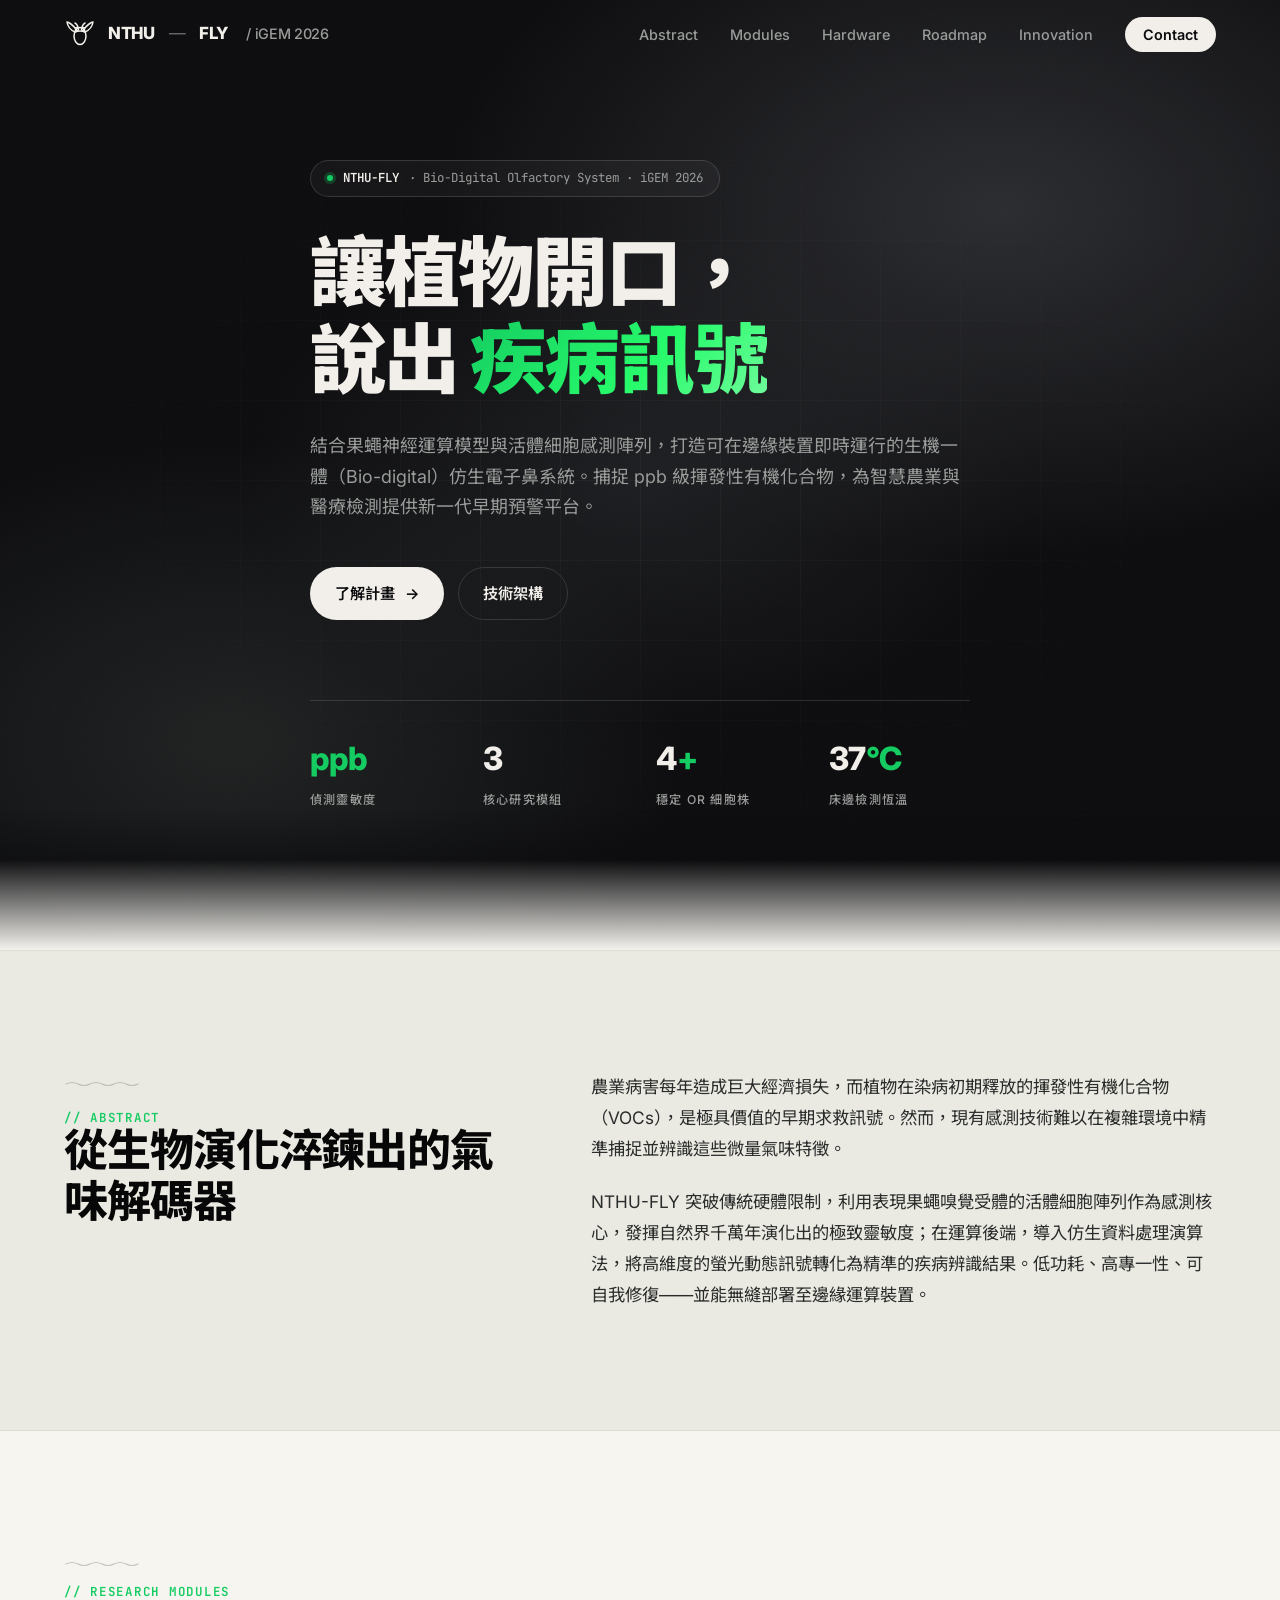
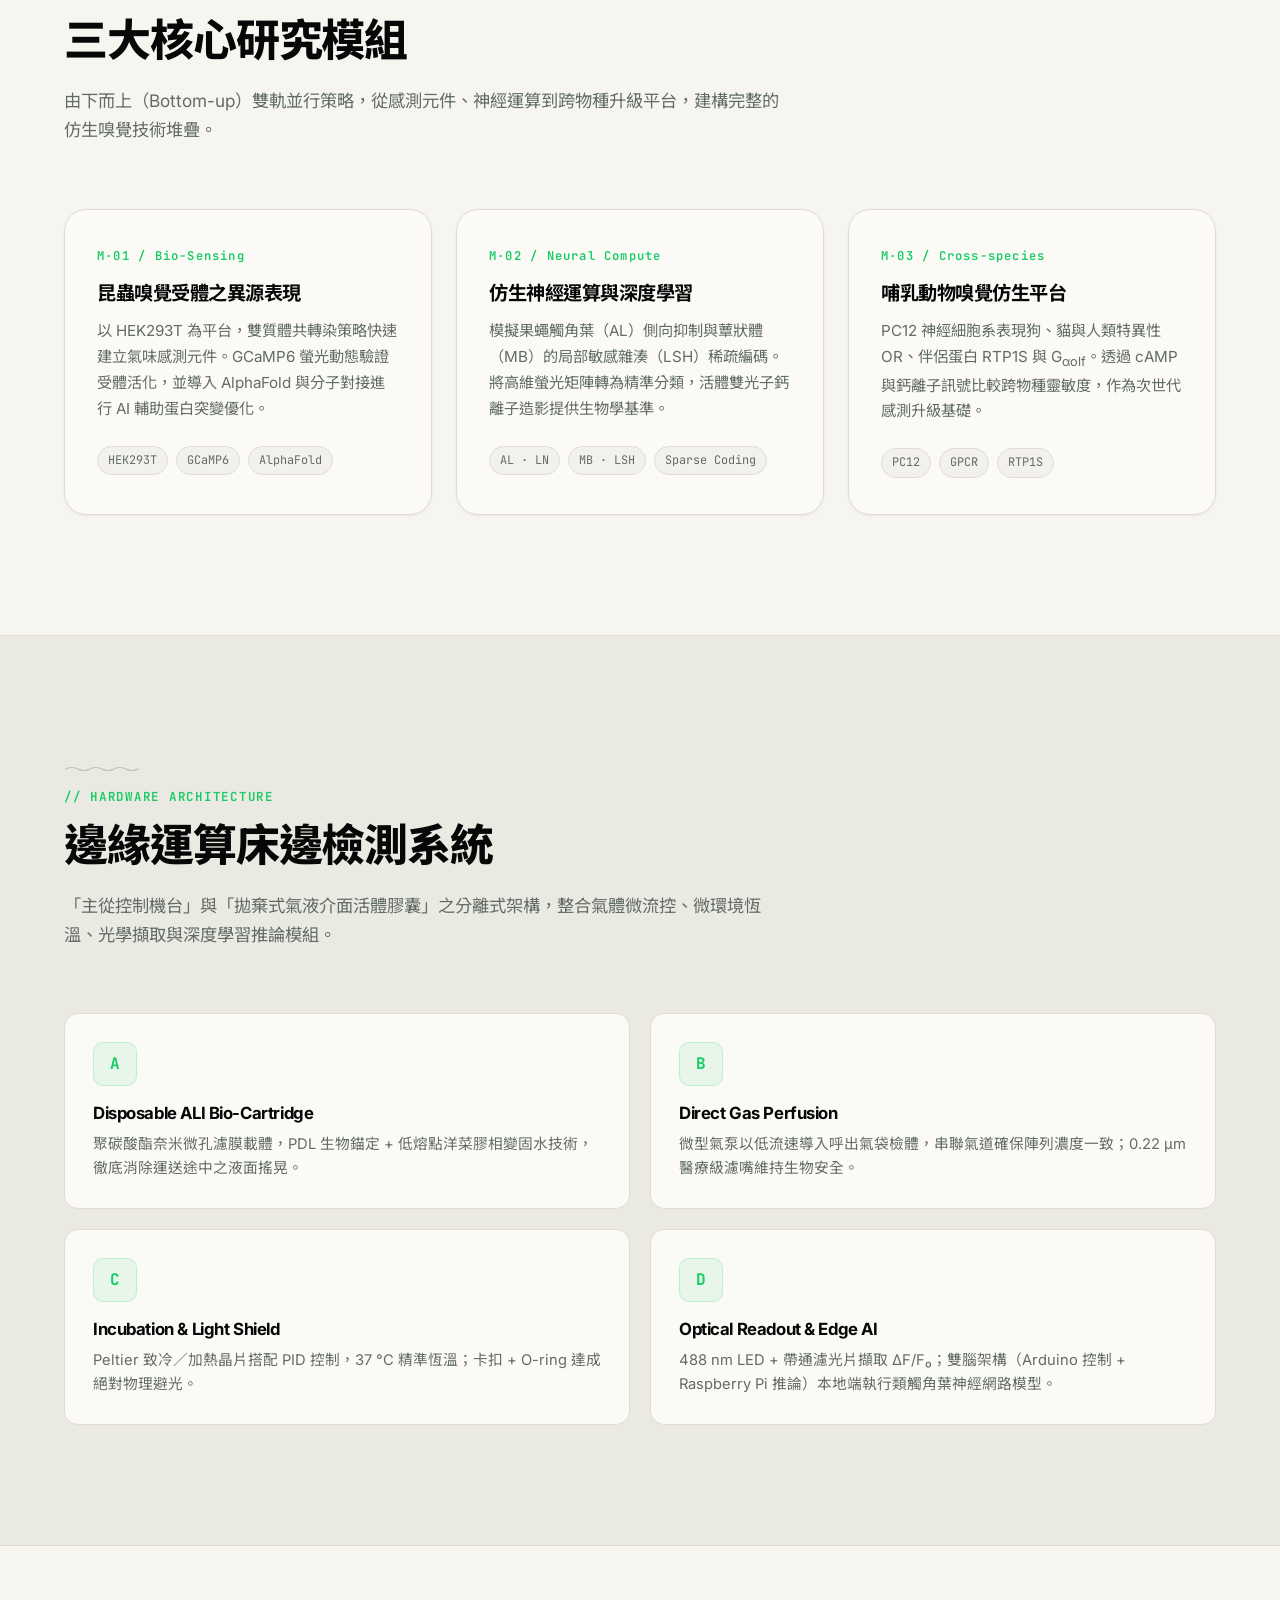
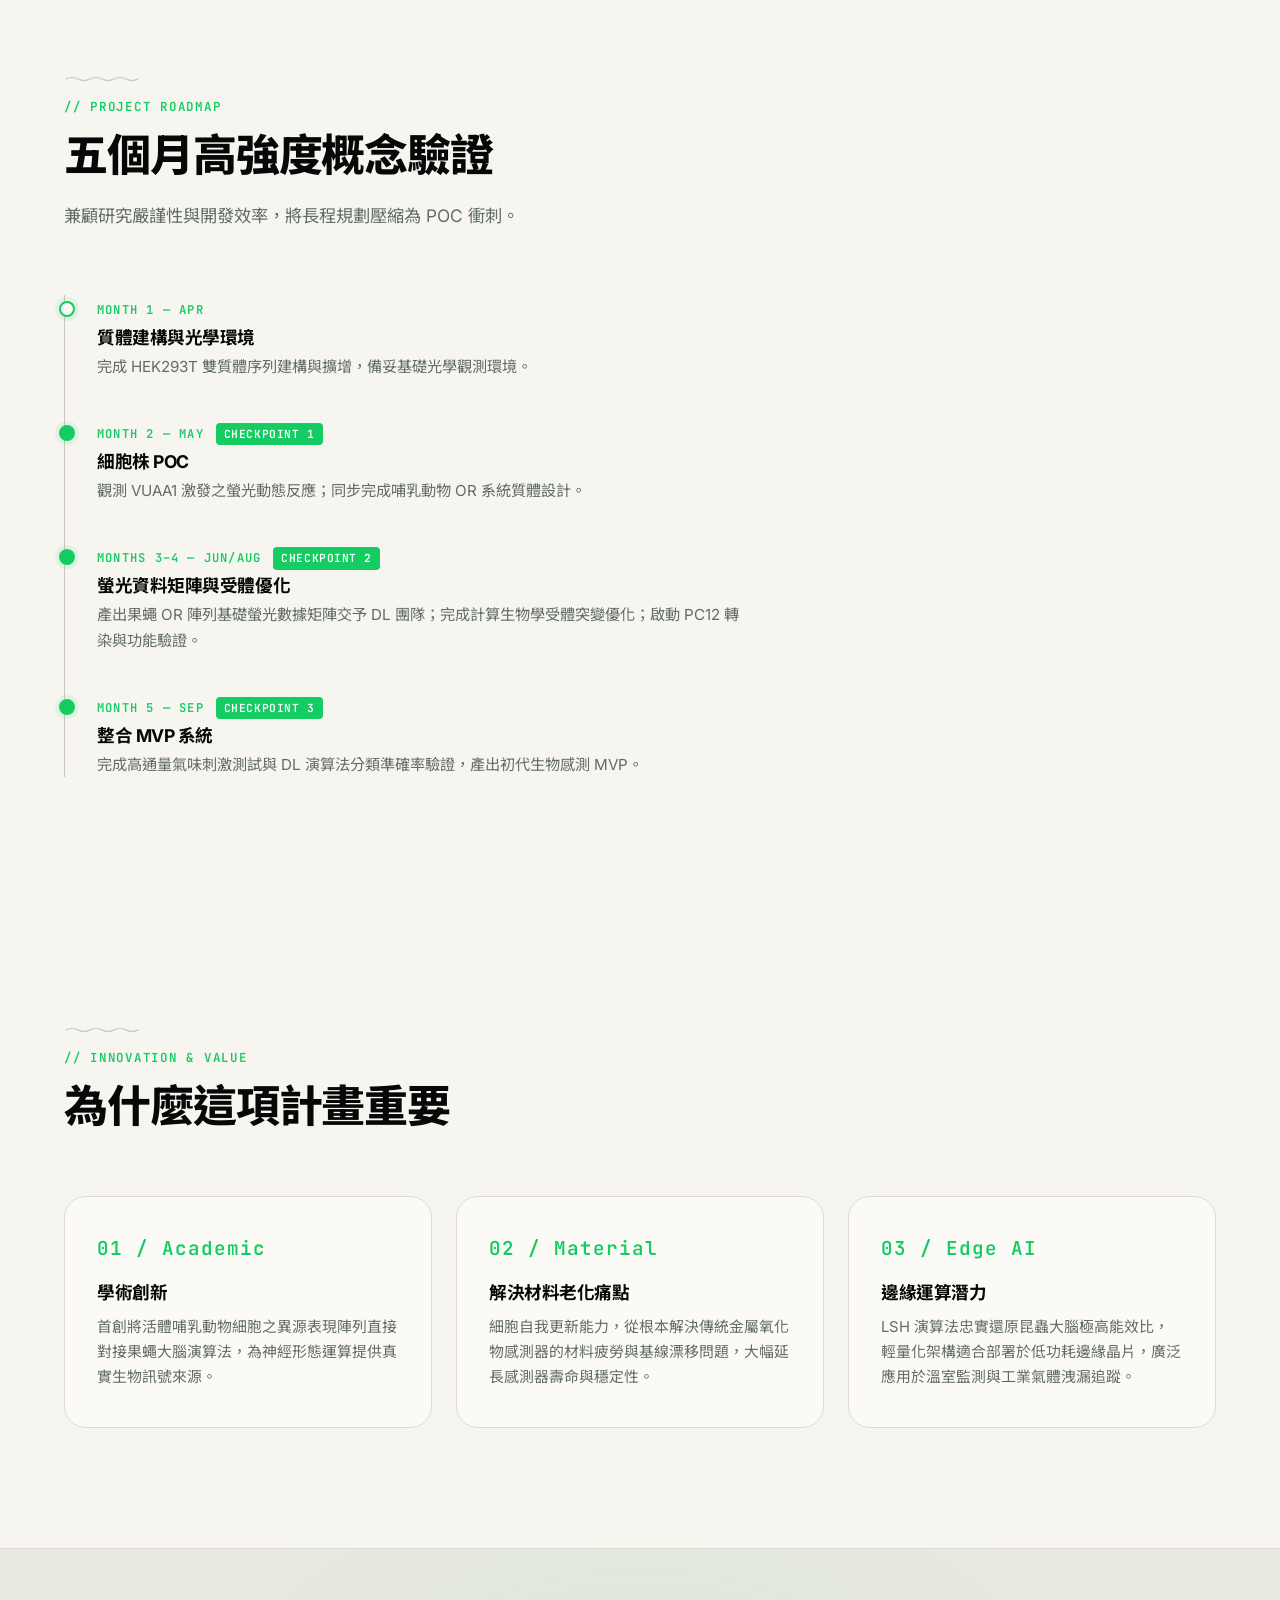
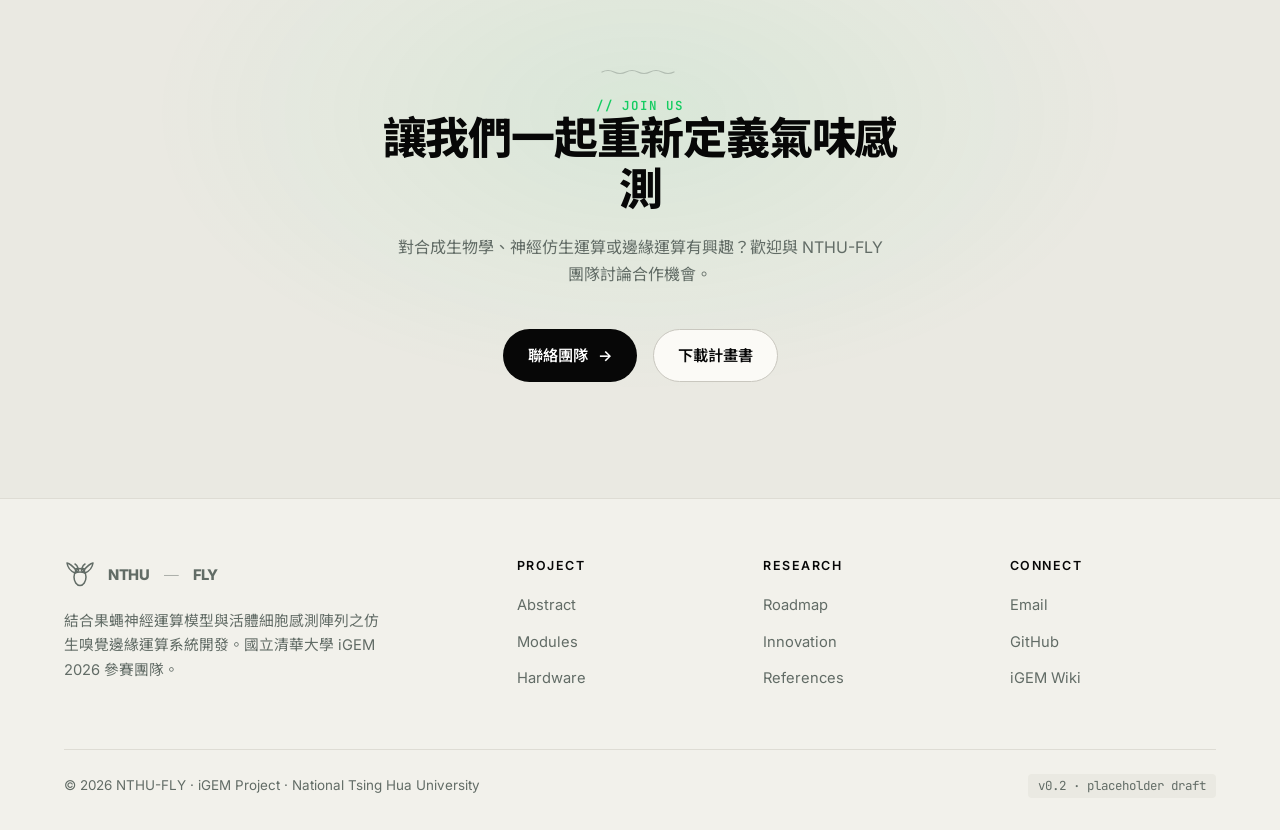
<file: archive/v1-warm.html>
<!DOCTYPE html>
<html lang="zh-Hant">
<head>
<meta charset="UTF-8" />
<meta name="viewport" content="width=device-width, initial-scale=1.0" />
<title>NTHU-FLY · 仿生嗅覺邊緣運算系統 | iGEM</title>
<meta name="description" content="NTHU-FLY · 結合果蠅神經運算模型與活體細胞感測陣列之仿生嗅覺邊緣運算系統。" />
<link rel="preconnect" href="https://fonts.googleapis.com">
<link rel="preconnect" href="https://fonts.gstatic.com" crossorigin>
<link href="https://fonts.googleapis.com/css2?family=Inter:wght@300;400;500;600;700;800;900&family=JetBrains+Mono:wght@400;500&family=Noto+Sans+TC:wght@300;400;500;600;700;800;900&display=swap" rel="stylesheet">
<style>
/* ================================
   NTHU-FLY · CLEAN BIOTECH PALETTE
   60% — Warm off-white (#F6F5F0) + soft Dust-Grey-tinted sections
   30% — Black (#070707) headings + Ebony (#626C66) body
   10% — Emerald accent; Spring/Light Green sparingly
   Pure white reserved for text on dark surfaces (high contrast)
================================ */
:root {
  --white: #FFFFFF;
  --black: #070707;
  --ebony: #626C66;
  --dust:  #DEDBD8;
  --emerald: #14CC61;
  --spring:  #27FB6B;
  --light-green: #73FC9E;

  /* Soft neutrals — toned down from pure white to ease on the eyes */
  --bg:         #F6F5F0;   /* main page — warm off-white */
  --bg-soft:    #F2F1EB;   /* slightly deeper variant */
  --bg-section: #EAE9E2;   /* alternating section, leaning toward Dust Grey */
  --bg-card:    #FBFAF6;   /* cards — slightly lifted from page bg */
  --border:    #DEDCD4;
  --border-strong: #C9C7BF;

  --text:        var(--black);
  --text-body:   #2A2D2B;
  --text-muted:  var(--ebony);

  --accent: var(--emerald);
  --accent-bright: var(--spring);
  --accent-soft: rgba(20, 204, 97, 0.08);

  --max: 1200px;
  --radius: 14px;
  --radius-lg: 22px;
  --shadow-sm: 0 1px 2px rgba(7,7,7,0.04), 0 1px 3px rgba(7,7,7,0.04);
  --shadow:    0 4px 12px rgba(7,7,7,0.04), 0 1px 3px rgba(7,7,7,0.04);
  --shadow-lg: 0 20px 40px -12px rgba(7,7,7,0.08), 0 8px 16px -8px rgba(7,7,7,0.04);
  --ease: cubic-bezier(0.22, 1, 0.36, 1);

  /* Dark hero — used ONLY for the hero section, echoes the smoky logo backdrop.
     The page body stays warm off-white per the guidelines. */
  --hero-ink:        #0B0B0D;   /* deepest smoke, near-black but not pure */
  --hero-smoke:      #1C1D20;   /* mid smoke for radial drift */
  --hero-haze:       #2A2B2F;   /* lifted edge of smoke clouds */
  --hero-text:       #F2EFEA;   /* slightly warm off-white for body text on dark */
  --hero-text-muted: #9A9C9A;   /* muted grey on dark */
  --hero-border:     rgba(242, 239, 234, 0.14);
  --hero-card-bg:    rgba(242, 239, 234, 0.04);
}

* { margin: 0; padding: 0; box-sizing: border-box; }
html { scroll-behavior: smooth; -webkit-text-size-adjust: 100%; }
body {
  font-family: 'Inter', 'Noto Sans TC', system-ui, -apple-system, sans-serif;
  background: var(--bg);
  color: var(--text-body);
  line-height: 1.65;
  font-weight: 400;
  -webkit-font-smoothing: antialiased;
  overflow-x: hidden;
  position: relative;
}
/* Subtle paper grain on the body surfaces — quiet echo of the logo's textured backdrop.
   Sits behind everything and is masked away from the hero. */
body::before {
  content: ""; position: fixed; inset: 0;
  background-image: url("data:image/svg+xml;utf8,<svg xmlns='http://www.w3.org/2000/svg' width='220' height='220'><filter id='n'><feTurbulence type='fractalNoise' baseFrequency='0.9' numOctaves='2' stitchTiles='stitch'/><feColorMatrix values='0 0 0 0 0  0 0 0 0 0  0 0 0 0 0  0 0 0 0.6 0'/></filter><rect width='100%25' height='100%25' filter='url(%23n)' opacity='0.45'/></svg>");
  opacity: 0.035;
  pointer-events: none;
  z-index: 1;
  mix-blend-mode: multiply;
}

/* HIERARCHY — H1 huge, H2 medium, P readable */
h1, h2, h3, h4 {
  font-family: 'Inter', 'Noto Sans TC', sans-serif;
  color: var(--black);
  line-height: 1.15;
  letter-spacing: -0.025em;
  font-weight: 800;
}
h1 { font-size: clamp(2.5rem, 6vw, 4.75rem); font-weight: 900; }
h2 { font-size: clamp(1.8rem, 3.5vw, 2.75rem); }
h3 { font-size: clamp(1.1rem, 1.5vw, 1.3rem); font-weight: 700; }
h4 {
  font-size: 0.78rem; font-weight: 600;
  text-transform: uppercase; letter-spacing: 0.14em;
  color: var(--accent);
  font-family: 'JetBrains Mono', monospace;
}
p { color: var(--text-body); font-size: 1rem; max-width: 65ch; }
a { color: inherit; text-decoration: none; transition: color 0.25s var(--ease); }

.container { max-width: var(--max); margin: 0 auto; padding: 0 24px; }

/* ================================ NAV ================================
   Two states:
   - Default (over the dark hero): transparent, light text, no border.
   - .scrolled (over the light body): warm off-white translucent, dark text, soft border.
================================ */
.nav {
  position: fixed; top: 0; left: 0; right: 0;
  z-index: 100;
  background: transparent;
  backdrop-filter: blur(0px);
  -webkit-backdrop-filter: blur(0px);
  border-bottom: 1px solid transparent;
  color: var(--hero-text);
  transition: background 0.35s var(--ease), border-color 0.35s var(--ease), color 0.35s var(--ease), backdrop-filter 0.35s var(--ease);
}
.nav.scrolled {
  background: rgba(246, 245, 240, 0.92);
  backdrop-filter: blur(16px);
  -webkit-backdrop-filter: blur(16px);
  border-bottom-color: var(--border);
  color: var(--black);
}
.nav-inner {
  max-width: var(--max);
  margin: 0 auto;
  padding: 18px 24px;
  display: flex;
  align-items: center;
  justify-content: space-between;
}
.logo {
  display: flex; align-items: center; gap: 12px;
  font-weight: 800; font-size: 1.05rem; letter-spacing: -0.02em;
  color: inherit;
}
/* Logo mark — small line-art fly silhouette as inline SVG.
   Echoes the team's hand-drawn fly logo without trying to recreate it pixel-for-pixel.
   Replace with the official PNG/SVG logo when available. */
.logo-mark {
  width: 32px; height: 32px;
  display: grid; place-items: center;
  color: inherit;
}
.logo-mark svg {
  width: 100%; height: 100%;
  stroke: currentColor;
  fill: none;
  stroke-width: 1.5;
  stroke-linecap: round;
  stroke-linejoin: round;
}
.logo-divider { opacity: 0.55; font-weight: 300; margin: 0 2px; }
.logo-sub { color: var(--hero-text-muted); font-weight: 500; font-size: 0.9rem; }
.nav.scrolled .logo-sub { color: var(--text-muted); }

.nav-links {
  display: flex; gap: 32px; align-items: center;
  list-style: none;
}
.nav-links a {
  font-size: 0.9rem;
  color: var(--hero-text-muted);
  font-weight: 500;
  transition: color 0.25s var(--ease);
}
.nav-links a:hover { color: var(--hero-text); }
.nav.scrolled .nav-links a { color: var(--text-muted); }
.nav.scrolled .nav-links a:hover { color: var(--black); }

.nav-cta {
  background: var(--hero-text);
  color: var(--hero-ink) !important;
  padding: 9px 18px;
  border-radius: 999px;
  font-weight: 600 !important;
  transition: background 0.25s var(--ease), color 0.25s var(--ease);
}
.nav-cta:hover { background: var(--emerald); color: var(--white) !important; }
.nav.scrolled .nav-cta { background: var(--black); color: var(--white) !important; }
.nav.scrolled .nav-cta:hover { background: var(--emerald); }

.menu-toggle {
  display: none; background: none; border: none;
  color: inherit; font-size: 1.5rem; cursor: pointer;
}

/* ================================ HERO (DARK / SMOKY) ================================
   Echoes the logo's smoky black backdrop. Composed of:
   1) Base ink color
   2) Three soft radial "smoke clouds" of slightly varying tone
   3) An SVG noise/grain overlay for paper-ink texture (subtle)
   4) A faint mono grid masked at the edges (kept very low opacity)
   5) A bottom gradient that fades into the warm off-white body
================================ */
.hero {
  min-height: 96vh;
  display: flex;
  align-items: center;
  position: relative;
  padding: 160px 0 140px;
  overflow: hidden;
  color: var(--hero-text);
  background:
    radial-gradient(900px 560px at 78% 22%, var(--hero-haze), transparent 62%),
    radial-gradient(700px 460px at 18% 78%, rgba(98, 108, 102, 0.22), transparent 65%),
    radial-gradient(560px 360px at 50% 50%, var(--hero-smoke), transparent 70%),
    var(--hero-ink);
}
/* Faint mono grid — barely there, masked from the edges. */
.hero::before {
  content: ""; position: absolute; inset: 0;
  background-image:
    linear-gradient(rgba(242, 239, 234, 0.04) 1px, transparent 1px),
    linear-gradient(90deg, rgba(242, 239, 234, 0.04) 1px, transparent 1px);
  background-size: 80px 80px;
  mask-image: radial-gradient(ellipse 70% 60% at center, black 0%, transparent 75%);
  -webkit-mask-image: radial-gradient(ellipse 70% 60% at center, black 0%, transparent 75%);
  pointer-events: none;
}
/* Grain overlay — SVG turbulence, very low opacity. Adds the "smoky paper" texture. */
.hero::after {
  content: ""; position: absolute; inset: 0;
  background-image: url("data:image/svg+xml;utf8,<svg xmlns='http://www.w3.org/2000/svg' width='220' height='220'><filter id='n'><feTurbulence type='fractalNoise' baseFrequency='0.85' numOctaves='2' stitchTiles='stitch'/><feColorMatrix values='0 0 0 0 1  0 0 0 0 1  0 0 0 0 1  0 0 0 0.55 0'/></filter><rect width='100%25' height='100%25' filter='url(%23n)' opacity='0.4'/></svg>");
  opacity: 0.10;
  mix-blend-mode: screen;
  pointer-events: none;
}
/* Smooth fade from dark hero into warm off-white body. */
.hero-fade {
  position: absolute; left: 0; right: 0; bottom: -1px;
  height: 140px;
  background: linear-gradient(to bottom, transparent 0%, rgba(11, 11, 13, 0.5) 35%, var(--bg) 100%);
  pointer-events: none;
  z-index: 3;
}
.hero-content { position: relative; z-index: 2; }

.eyebrow {
  display: inline-flex; align-items: center; gap: 10px;
  padding: 7px 16px;
  border: 1px solid var(--hero-border);
  border-radius: 999px;
  font-size: 0.78rem;
  color: var(--hero-text-muted);
  font-family: 'JetBrains Mono', monospace;
  background: var(--hero-card-bg);
  backdrop-filter: blur(6px);
  -webkit-backdrop-filter: blur(6px);
  margin-bottom: 32px;
}
.eyebrow .dot {
  width: 6px; height: 6px; border-radius: 50%;
  background: var(--emerald);
  box-shadow: 0 0 0 3px rgba(20, 204, 97, 0.22);
  animation: pulse 2s infinite;
}
.eyebrow strong { color: var(--hero-text); font-weight: 600; }
@keyframes pulse {
  0%, 100% { opacity: 1; }
  50%      { opacity: 0.6; }
}
.hero h1 {
  margin-bottom: 28px;
  max-width: 18ch;
  color: var(--hero-text);
}
.hero h1 .accent {
  background: linear-gradient(135deg, var(--emerald) 0%, var(--spring) 60%, var(--light-green) 100%);
  -webkit-background-clip: text;
  background-clip: text;
  -webkit-text-fill-color: transparent;
}
.hero p.lead {
  font-size: clamp(1.05rem, 1.4vw, 1.2rem);
  color: var(--hero-text-muted);
  max-width: 60ch;
  margin-bottom: 44px;
  line-height: 1.7;
}
.hero-actions {
  display: flex; gap: 14px; flex-wrap: wrap;
  margin-bottom: 80px;
}
/* On the dark hero, primary becomes the warm off-white (high contrast on dark, no ghost button). */
.hero .btn-primary {
  background: var(--hero-text);
  color: var(--hero-ink);
}
.hero .btn-primary:hover {
  background: var(--emerald);
  color: var(--white);
  transform: translateY(-1px);
  box-shadow: 0 14px 28px -10px rgba(20, 204, 97, 0.45);
}
.hero .btn-secondary {
  background: transparent;
  color: var(--hero-text);
  border-color: var(--hero-border);
}
.hero .btn-secondary:hover {
  border-color: var(--hero-text);
  background: var(--hero-card-bg);
}
.btn {
  display: inline-flex; align-items: center; gap: 10px;
  padding: 13px 24px;
  border-radius: 999px;
  font-weight: 600; font-size: 0.95rem;
  cursor: pointer;
  border: 1px solid transparent;
  transition: all 0.25s var(--ease);
}
/* Primary — high-contrast solid (no ghost button) */
.btn-primary {
  background: var(--black);
  color: var(--white);
}
.btn-primary:hover {
  background: var(--emerald);
  transform: translateY(-1px);
  box-shadow: 0 12px 24px -8px rgba(20, 204, 97, 0.4);
}
.btn-secondary {
  background: var(--bg-card);
  color: var(--black);
  border-color: var(--border-strong);
}
.btn-secondary:hover {
  border-color: var(--black);
  background: var(--bg-card);
}
.btn .arrow { transition: transform 0.25s var(--ease); }
.btn:hover .arrow { transform: translateX(3px); }

.hero-stats {
  display: grid;
  grid-template-columns: repeat(4, 1fr);
  gap: 32px;
  padding-top: 32px;
  border-top: 1px solid var(--hero-border);
  max-width: 720px;
}
.stat .num {
  font-size: clamp(1.6rem, 2.5vw, 2.1rem);
  font-weight: 800;
  color: var(--hero-text);
  letter-spacing: -0.03em;
  font-family: 'Inter', sans-serif;
}
.stat .num .unit { color: var(--emerald); }
.stat .label {
  font-size: 0.76rem;
  color: var(--hero-text-muted);
  text-transform: uppercase;
  letter-spacing: 0.1em;
  margin-top: 4px;
  font-weight: 500;
}

/* ================================ SECTIONS ================================ */
section { padding: 120px 0; position: relative; z-index: 2; }
.section-head { margin-bottom: 64px; max-width: 760px; }
.section-head h4 { margin-bottom: 16px; }
.section-head h2 { margin-bottom: 20px; }
.section-head p { color: var(--text-muted); font-size: 1.08rem; line-height: 1.7; }

/* Subtle hand-drawn-feeling divider — used sparingly between major sections.
   An irregular SVG path, ebony-tinted, low opacity. Quiet echo of the logo's line work. */
.ink-divider {
  display: block;
  width: 80px;
  height: 12px;
  margin: 0 0 28px 0;
  color: var(--ebony);
  opacity: 0.35;
}
.ink-divider svg { width: 100%; height: 100%; stroke: currentColor; fill: none; stroke-width: 1.2; stroke-linecap: round; stroke-linejoin: round; }
.section-head .ink-divider { margin-bottom: 22px; }

/* ================================ ABSTRACT ================================ */
.abstract {
  background: var(--bg-section);
  border-top: 1px solid var(--border);
  border-bottom: 1px solid var(--border);
}
.abstract-grid {
  display: grid;
  grid-template-columns: 1fr 1.4fr;
  gap: 80px;
  align-items: start;
}
.abstract-grid p {
  font-size: 1.08rem;
  line-height: 1.8;
  color: var(--text-body);
  max-width: none;
}
.abstract-grid p + p { margin-top: 22px; }

/* ================================ PILLARS ================================ */
.pillars-grid {
  display: grid;
  grid-template-columns: repeat(3, 1fr);
  gap: 24px;
}
.pillar {
  background: var(--bg-card);
  border: 1px solid var(--border);
  border-radius: var(--radius-lg);
  padding: 36px 32px;
  transition: all 0.3s var(--ease);
  position: relative;
  overflow: hidden;
  box-shadow: var(--shadow-sm);
}
.pillar:hover {
  border-color: var(--border-strong);
  transform: translateY(-3px);
  box-shadow: var(--shadow-lg);
}
.pillar::after {
  content: ""; position: absolute;
  top: 0; left: 0; right: 0; height: 3px;
  background: linear-gradient(90deg, var(--emerald), var(--spring), var(--light-green));
  opacity: 0; transition: opacity 0.3s;
}
.pillar:hover::after { opacity: 1; }
.pillar-num {
  font-family: 'JetBrains Mono', monospace;
  font-size: 0.76rem;
  color: var(--accent);
  margin-bottom: 16px;
  letter-spacing: 0.1em;
  font-weight: 600;
}
.pillar h3 { margin-bottom: 14px; color: var(--black); }
.pillar p { color: var(--text-muted); font-size: 0.95rem; line-height: 1.7; }
.pillar-tags {
  display: flex; flex-wrap: wrap; gap: 8px; margin-top: 24px;
}
.tag {
  font-size: 0.74rem;
  font-family: 'JetBrains Mono', monospace;
  color: var(--text-muted);
  border: 1px solid var(--border);
  padding: 4px 10px;
  border-radius: 999px;
  background: var(--bg-soft);
}

/* ================================ HARDWARE ================================ */
.hardware {
  background: var(--bg-section);
  border-top: 1px solid var(--border);
  border-bottom: 1px solid var(--border);
}
.hw-grid {
  display: grid;
  grid-template-columns: repeat(2, 1fr);
  gap: 20px;
}
.hw-card {
  border: 1px solid var(--border);
  border-radius: var(--radius);
  padding: 28px;
  background: var(--bg-card);
  display: flex; flex-direction: column;
  transition: all 0.25s var(--ease);
}
.hw-card:hover {
  border-color: var(--border-strong);
  box-shadow: var(--shadow);
}
.hw-card .icon {
  width: 44px; height: 44px;
  border-radius: 10px;
  background: var(--accent-soft);
  border: 1px solid rgba(20, 204, 97, 0.2);
  display: grid; place-items: center;
  color: var(--emerald);
  margin-bottom: 18px;
  font-family: 'JetBrains Mono', monospace;
  font-weight: 700;
  font-size: 1rem;
}
.hw-card h3 { font-size: 1.05rem; margin-bottom: 8px; }
.hw-card p { font-size: 0.92rem; color: var(--text-muted); }

/* ================================ TIMELINE ================================ */
.timeline {
  position: relative;
  padding-left: 32px;
  border-left: 1px solid var(--border-strong);
  max-width: 800px;
}
.tl-item {
  position: relative;
  padding-bottom: 40px;
}
.tl-item:last-child { padding-bottom: 0; }
.tl-item::before {
  content: ""; position: absolute;
  left: -38px; top: 6px;
  width: 12px; height: 12px;
  border-radius: 50%;
  background: var(--bg-card);
  border: 2px solid var(--emerald);
  box-shadow: 0 0 0 4px var(--accent-soft);
}
.tl-item.checkpoint::before { background: var(--emerald); }
.tl-item .month {
  font-family: 'JetBrains Mono', monospace;
  font-size: 0.76rem;
  color: var(--accent);
  letter-spacing: 0.1em;
  margin-bottom: 8px;
  display: inline-block;
  font-weight: 600;
}
.tl-item .checkpoint-tag {
  display: inline-block;
  background: var(--emerald);
  color: var(--white);
  font-family: 'JetBrains Mono', monospace;
  font-size: 0.7rem;
  font-weight: 600;
  padding: 2px 8px;
  border-radius: 4px;
  margin-left: 8px;
  letter-spacing: 0.05em;
}
.tl-item h3 { font-size: 1.1rem; margin-bottom: 6px; }
.tl-item p { font-size: 0.95rem; color: var(--text-muted); }

/* ================================ INNOVATION ================================ */
.value-grid {
  display: grid;
  grid-template-columns: repeat(3, 1fr);
  gap: 24px;
}
.value {
  padding: 36px 32px;
  border: 1px solid var(--border);
  border-radius: var(--radius-lg);
  background: var(--bg-card);
  transition: all 0.25s var(--ease);
}
.value:hover {
  border-color: var(--border-strong);
  box-shadow: var(--shadow);
}
.value .big {
  font-family: 'JetBrains Mono', monospace;
  font-size: 1.2rem;
  font-weight: 600;
  color: var(--accent);
  display: block;
  margin-bottom: 18px;
  letter-spacing: 0.05em;
}
.value h3 { margin-bottom: 12px; font-size: 1.1rem; }
.value p { color: var(--text-muted); font-size: 0.93rem; line-height: 1.7; }

/* ================================ CTA ================================ */
.cta {
  text-align: center;
  padding: 110px 24px;
  background:
    radial-gradient(700px 400px at 50% 30%, var(--accent-soft), transparent 70%),
    var(--bg-section);
  border-top: 1px solid var(--border);
}
.cta h2 { margin-bottom: 20px; max-width: 18ch; margin-left: auto; margin-right: auto; }
.cta p { color: var(--text-muted); margin: 0 auto 36px; max-width: 50ch; }
.cta .btn { margin: 6px; }

/* ================================ FOOTER ================================ */
footer {
  background: var(--bg-soft);
  border-top: 1px solid var(--border);
  padding: 60px 0 32px;
}
.footer-grid {
  display: grid;
  grid-template-columns: 2fr 1fr 1fr 1fr;
  gap: 40px;
  margin-bottom: 48px;
}
.footer-grid h4 {
  color: var(--black);
  font-size: 0.78rem;
  letter-spacing: 0.12em;
  margin-bottom: 18px;
  font-family: 'Inter', sans-serif;
}
.footer-grid ul { list-style: none; }
.footer-grid li { margin-bottom: 10px; }
.footer-grid a { color: var(--text-muted); font-size: 0.92rem; }
.footer-grid a:hover { color: var(--black); }
.footer-grid p { font-size: 0.92rem; color: var(--text-muted); max-width: 36ch; }
.footer-bottom {
  border-top: 1px solid var(--border);
  padding-top: 24px;
  display: flex; justify-content: space-between; flex-wrap: wrap; gap: 16px;
  font-size: 0.84rem;
  color: var(--text-muted);
}
.footer-bottom .draft {
  font-family: 'JetBrains Mono', monospace;
  background: var(--bg-section);
  padding: 2px 10px;
  border-radius: 4px;
  font-size: 0.78rem;
}

/* ================================ RESPONSIVE ================================ */
@media (max-width: 900px) {
  .nav-links {
    display: none; position: fixed; top: 65px; left: 0; right: 0;
    background: rgba(11, 11, 13, 0.96); border-bottom: 1px solid var(--hero-border);
    flex-direction: column; padding: 24px; gap: 18px; align-items: flex-start;
    backdrop-filter: blur(16px); -webkit-backdrop-filter: blur(16px);
  }
  .nav.scrolled .nav-links {
    background: rgba(246, 245, 240, 0.96);
    border-bottom-color: var(--border);
  }
  .nav-links.open { display: flex; }
  .menu-toggle { display: block; }
  .hero-stats { grid-template-columns: repeat(2, 1fr); gap: 24px; }
  .abstract-grid { grid-template-columns: 1fr; gap: 32px; }
  .pillars-grid, .hw-grid, .value-grid { grid-template-columns: 1fr; }
  .footer-grid { grid-template-columns: 1fr 1fr; }
  section { padding: 80px 0; }
}
@media (max-width: 540px) {
  .hero-actions { flex-direction: column; align-items: stretch; }
  .btn { justify-content: center; }
  .footer-grid { grid-template-columns: 1fr; }
}

/* ================================ MOTION ================================
   Per guidelines §8: fade + translate-up on scroll, ease-out, trigger once.
   transform/opacity only, no layout-triggering properties.
================================ */
.reveal {
  opacity: 0;
  transform: translateY(16px);
  transition: opacity 520ms var(--ease), transform 520ms var(--ease);
  will-change: opacity, transform;
}
.reveal.is-visible {
  opacity: 1;
  transform: none;
}
/* Stagger children of a revealed grid (max ~6 items per §8.2). */
.reveal-stagger > * {
  opacity: 0;
  transform: translateY(12px);
  transition: opacity 480ms var(--ease), transform 480ms var(--ease);
}
.reveal-stagger.is-visible > * { opacity: 1; transform: none; }
.reveal-stagger.is-visible > *:nth-child(1) { transition-delay: 0ms; }
.reveal-stagger.is-visible > *:nth-child(2) { transition-delay: 70ms; }
.reveal-stagger.is-visible > *:nth-child(3) { transition-delay: 140ms; }
.reveal-stagger.is-visible > *:nth-child(4) { transition-delay: 210ms; }
.reveal-stagger.is-visible > *:nth-child(5) { transition-delay: 280ms; }
.reveal-stagger.is-visible > *:nth-child(6) { transition-delay: 350ms; }

@media (prefers-reduced-motion: reduce) {
  *, *::before, *::after {
    animation-duration: 0.01ms !important;
    animation-iteration-count: 1 !important;
    transition-duration: 0.01ms !important;
    scroll-behavior: auto !important;
  }
  .reveal, .reveal-stagger > * { opacity: 1 !important; transform: none !important; }
}
</style>
</head>
<body>

<!-- ===== NAV ===== -->
<nav class="nav" id="nav">
  <div class="nav-inner">
    <a href="#" class="logo">
      <span class="logo-mark" aria-hidden="true">
        <!-- Line-art fly mark — echoes the hand-drawn team logo. Replace with the official logo asset when ready. -->
        <svg viewBox="0 0 32 32" xmlns="http://www.w3.org/2000/svg">
          <!-- body -->
          <ellipse cx="16" cy="18" rx="6" ry="8.5"/>
          <!-- thorax line -->
          <path d="M11 14 q5 -2 10 0"/>
          <!-- left wing -->
          <path d="M11 14 q-7 -3 -8 -10 q4 1 9 7"/>
          <!-- right wing -->
          <path d="M21 14 q7 -3 8 -10 q-4 1 -9 7"/>
          <!-- left eye -->
          <circle cx="13" cy="11" r="1.6"/>
          <!-- right eye -->
          <circle cx="19" cy="11" r="1.6"/>
          <!-- antennae -->
          <path d="M14 9 q-1 -3 -3 -4"/>
          <path d="M18 9 q1 -3 3 -4"/>
        </svg>
      </span>
      NTHU<span class="logo-divider">—</span>FLY
      <span class="logo-sub" style="margin-left: 6px;">/ iGEM 2026</span>
    </a>
    <ul class="nav-links" id="nav-links">
      <li><a href="#abstract">Abstract</a></li>
      <li><a href="#pillars">Modules</a></li>
      <li><a href="#hardware">Hardware</a></li>
      <li><a href="#timeline">Roadmap</a></li>
      <li><a href="#value">Innovation</a></li>
      <li><a href="#contact" class="nav-cta">Contact</a></li>
    </ul>
    <button class="menu-toggle" id="menu-toggle" aria-label="Open menu">≡</button>
  </div>
</nav>

<!-- ===== HERO ===== -->
<header class="hero">
  <div class="container hero-content">
    <span class="eyebrow">
      <span class="dot"></span>
      <strong>NTHU-FLY</strong> · Bio-Digital Olfactory System · iGEM 2026
    </span>
    <h1>
      讓植物開口，<br>
      說出 <span class="accent">疾病訊號</span>
    </h1>
    <p class="lead">
      結合果蠅神經運算模型與活體細胞感測陣列，打造可在邊緣裝置即時運行的生機一體（Bio-digital）仿生電子鼻系統。捕捉 ppb 級揮發性有機化合物，為智慧農業與醫療檢測提供新一代早期預警平台。
    </p>
    <div class="hero-actions">
      <a href="#abstract" class="btn btn-primary">
        了解計畫 <span class="arrow">→</span>
      </a>
      <a href="#pillars" class="btn btn-secondary">
        技術架構
      </a>
    </div>
    <div class="hero-stats">
      <div class="stat">
        <div class="num"><span class="unit">ppb</span></div>
        <div class="label">偵測靈敏度</div>
      </div>
      <div class="stat">
        <div class="num">3</div>
        <div class="label">核心研究模組</div>
      </div>
      <div class="stat">
        <div class="num">4<span class="unit">+</span></div>
        <div class="label">穩定 OR 細胞株</div>
      </div>
      <div class="stat">
        <div class="num">37<span class="unit">°C</span></div>
        <div class="label">床邊檢測恆溫</div>
      </div>
    </div>
  </div>
  <!-- Smooth dark-to-light fade into the body. -->
  <div class="hero-fade" aria-hidden="true"></div>
</header>

<!-- ===== ABSTRACT ===== -->
<section id="abstract" class="abstract">
  <div class="container">
    <div class="abstract-grid">
      <div>
        <span class="ink-divider" aria-hidden="true">
          <svg viewBox="0 0 80 12" xmlns="http://www.w3.org/2000/svg">
            <path d="M2 6 q6 -3 12 0 t12 0 t12 0 t12 0 t12 0 t12 0"/>
          </svg>
        </span>
        <h4>// Abstract</h4>
        <h2>從生物演化淬鍊出的氣味解碼器</h2>
      </div>
      <div>
        <p>
          農業病害每年造成巨大經濟損失，而植物在染病初期釋放的揮發性有機化合物（VOCs），是極具價值的早期求救訊號。然而，現有感測技術難以在複雜環境中精準捕捉並辨識這些微量氣味特徵。
        </p>
        <p>
          NTHU-FLY 突破傳統硬體限制，利用表現果蠅嗅覺受體的活體細胞陣列作為感測核心，發揮自然界千萬年演化出的極致靈敏度；在運算後端，導入仿生資料處理演算法，將高維度的螢光動態訊號轉化為精準的疾病辨識結果。低功耗、高專一性、可自我修復——並能無縫部署至邊緣運算裝置。
        </p>
      </div>
    </div>
  </div>
</section>

<!-- ===== PILLARS ===== -->
<section id="pillars">
  <div class="container">
    <div class="section-head reveal">
      <span class="ink-divider" aria-hidden="true">
        <svg viewBox="0 0 80 12" xmlns="http://www.w3.org/2000/svg">
          <path d="M2 6 q6 -3 12 0 t12 0 t12 0 t12 0 t12 0 t12 0"/>
        </svg>
      </span>
      <h4>// Research Modules</h4>
      <h2>三大核心研究模組</h2>
      <p>由下而上（Bottom-up）雙軌並行策略，從感測元件、神經運算到跨物種升級平台，建構完整的仿生嗅覺技術堆疊。</p>
    </div>
    <div class="pillars-grid reveal-stagger">
      <div class="pillar">
        <div class="pillar-num">M·01 / Bio-Sensing</div>
        <h3>昆蟲嗅覺受體之異源表現</h3>
        <p>
          以 HEK293T 為平台，雙質體共轉染策略快速建立氣味感測元件。GCaMP6 螢光動態驗證受體活化，並導入 AlphaFold 與分子對接進行 AI 輔助蛋白突變優化。
        </p>
        <div class="pillar-tags">
          <span class="tag">HEK293T</span>
          <span class="tag">GCaMP6</span>
          <span class="tag">AlphaFold</span>
        </div>
      </div>
      <div class="pillar">
        <div class="pillar-num">M·02 / Neural Compute</div>
        <h3>仿生神經運算與深度學習</h3>
        <p>
          模擬果蠅觸角葉（AL）側向抑制與蕈狀體（MB）的局部敏感雜湊（LSH）稀疏編碼。將高維螢光矩陣轉為精準分類，活體雙光子鈣離子造影提供生物學基準。
        </p>
        <div class="pillar-tags">
          <span class="tag">AL · LN</span>
          <span class="tag">MB · LSH</span>
          <span class="tag">Sparse Coding</span>
        </div>
      </div>
      <div class="pillar">
        <div class="pillar-num">M·03 / Cross-species</div>
        <h3>哺乳動物嗅覺仿生平台</h3>
        <p>
          PC12 神經細胞系表現狗、貓與人類特異性 OR、伴侶蛋白 RTP1S 與 G<sub>αolf</sub>。透過 cAMP 與鈣離子訊號比較跨物種靈敏度，作為次世代感測升級基礎。
        </p>
        <div class="pillar-tags">
          <span class="tag">PC12</span>
          <span class="tag">GPCR</span>
          <span class="tag">RTP1S</span>
        </div>
      </div>
    </div>
  </div>
</section>

<!-- ===== HARDWARE ===== -->
<section id="hardware" class="hardware">
  <div class="container">
    <div class="section-head reveal">
      <span class="ink-divider" aria-hidden="true">
        <svg viewBox="0 0 80 12" xmlns="http://www.w3.org/2000/svg">
          <path d="M2 6 q6 -3 12 0 t12 0 t12 0 t12 0 t12 0 t12 0"/>
        </svg>
      </span>
      <h4>// Hardware Architecture</h4>
      <h2>邊緣運算床邊檢測系統</h2>
      <p>「主從控制機台」與「拋棄式氣液介面活體膠囊」之分離式架構，整合氣體微流控、微環境恆溫、光學擷取與深度學習推論模組。</p>
    </div>
    <div class="hw-grid reveal-stagger">
      <div class="hw-card">
        <div class="icon">A</div>
        <h3>Disposable ALI Bio-Cartridge</h3>
        <p>聚碳酸酯奈米微孔濾膜載體，PDL 生物錨定 + 低熔點洋菜膠相變固水技術，徹底消除運送途中之液面搖晃。</p>
      </div>
      <div class="hw-card">
        <div class="icon">B</div>
        <h3>Direct Gas Perfusion</h3>
        <p>微型氣泵以低流速導入呼出氣袋檢體，串聯氣道確保陣列濃度一致；0.22 µm 醫療級濾嘴維持生物安全。</p>
      </div>
      <div class="hw-card">
        <div class="icon">C</div>
        <h3>Incubation & Light Shield</h3>
        <p>Peltier 致冷／加熱晶片搭配 PID 控制，37 °C 精準恆溫；卡扣 + O-ring 達成絕對物理避光。</p>
      </div>
      <div class="hw-card">
        <div class="icon">D</div>
        <h3>Optical Readout & Edge AI</h3>
        <p>488 nm LED + 帶通濾光片擷取 ΔF/F₀；雙腦架構（Arduino 控制 + Raspberry Pi 推論）本地端執行類觸角葉神經網路模型。</p>
      </div>
    </div>
  </div>
</section>

<!-- ===== TIMELINE ===== -->
<section id="timeline">
  <div class="container">
    <div class="section-head reveal">
      <span class="ink-divider" aria-hidden="true">
        <svg viewBox="0 0 80 12" xmlns="http://www.w3.org/2000/svg">
          <path d="M2 6 q6 -3 12 0 t12 0 t12 0 t12 0 t12 0 t12 0"/>
        </svg>
      </span>
      <h4>// Project Roadmap</h4>
      <h2>五個月高強度概念驗證</h2>
      <p>兼顧研究嚴謹性與開發效率，將長程規劃壓縮為 POC 衝刺。</p>
    </div>
    <div class="timeline reveal-stagger">
      <div class="tl-item">
        <span class="month">MONTH 1 — APR</span>
        <h3>質體建構與光學環境</h3>
        <p>完成 HEK293T 雙質體序列建構與擴增，備妥基礎光學觀測環境。</p>
      </div>
      <div class="tl-item checkpoint">
        <span class="month">MONTH 2 — MAY</span>
        <span class="checkpoint-tag">CHECKPOINT 1</span>
        <h3>細胞株 POC</h3>
        <p>觀測 VUAA1 激發之螢光動態反應；同步完成哺乳動物 OR 系統質體設計。</p>
      </div>
      <div class="tl-item checkpoint">
        <span class="month">MONTHS 3–4 — JUN/AUG</span>
        <span class="checkpoint-tag">CHECKPOINT 2</span>
        <h3>螢光資料矩陣與受體優化</h3>
        <p>產出果蠅 OR 陣列基礎螢光數據矩陣交予 DL 團隊；完成計算生物學受體突變優化；啟動 PC12 轉染與功能驗證。</p>
      </div>
      <div class="tl-item checkpoint">
        <span class="month">MONTH 5 — SEP</span>
        <span class="checkpoint-tag">CHECKPOINT 3</span>
        <h3>整合 MVP 系統</h3>
        <p>完成高通量氣味刺激測試與 DL 演算法分類準確率驗證，產出初代生物感測 MVP。</p>
      </div>
    </div>
  </div>
</section>

<!-- ===== INNOVATION & VALUE ===== -->
<section id="value">
  <div class="container">
    <div class="section-head reveal">
      <span class="ink-divider" aria-hidden="true">
        <svg viewBox="0 0 80 12" xmlns="http://www.w3.org/2000/svg">
          <path d="M2 6 q6 -3 12 0 t12 0 t12 0 t12 0 t12 0 t12 0"/>
        </svg>
      </span>
      <h4>// Innovation & Value</h4>
      <h2>為什麼這項計畫重要</h2>
    </div>
    <div class="value-grid reveal-stagger">
      <div class="value">
        <span class="big">01 / Academic</span>
        <h3>學術創新</h3>
        <p>首創將活體哺乳動物細胞之異源表現陣列直接對接果蠅大腦演算法，為神經形態運算提供真實生物訊號來源。</p>
      </div>
      <div class="value">
        <span class="big">02 / Material</span>
        <h3>解決材料老化痛點</h3>
        <p>細胞自我更新能力，從根本解決傳統金屬氧化物感測器的材料疲勞與基線漂移問題，大幅延長感測器壽命與穩定性。</p>
      </div>
      <div class="value">
        <span class="big">03 / Edge AI</span>
        <h3>邊緣運算潛力</h3>
        <p>LSH 演算法忠實還原昆蟲大腦極高能效比，輕量化架構適合部署於低功耗邊緣晶片，廣泛應用於溫室監測與工業氣體洩漏追蹤。</p>
      </div>
    </div>
  </div>
</section>

<!-- ===== CTA ===== -->
<section id="contact" class="cta">
  <div class="container">
    <span class="ink-divider" style="margin-left:auto; margin-right:auto;" aria-hidden="true">
      <svg viewBox="0 0 80 12" xmlns="http://www.w3.org/2000/svg">
        <path d="M2 6 q6 -3 12 0 t12 0 t12 0 t12 0 t12 0 t12 0"/>
      </svg>
    </span>
    <h4>// Join Us</h4>
    <h2>讓我們一起重新定義氣味感測</h2>
    <p>對合成生物學、神經仿生運算或邊緣運算有興趣？歡迎與 NTHU-FLY 團隊討論合作機會。</p>
    <a href="mailto:team@nthu-fly.example" class="btn btn-primary">聯絡團隊 <span class="arrow">→</span></a>
    <a href="#" class="btn btn-secondary">下載計畫書</a>
  </div>
</section>

<!-- ===== FOOTER ===== -->
<footer>
  <div class="container">
    <div class="footer-grid">
      <div>
        <a href="#" class="logo" style="margin-bottom: 18px;">
          <span class="logo-mark" aria-hidden="true">
        <!-- Line-art fly mark — echoes the hand-drawn team logo. Replace with the official logo asset when ready. -->
        <svg viewBox="0 0 32 32" xmlns="http://www.w3.org/2000/svg">
          <!-- body -->
          <ellipse cx="16" cy="18" rx="6" ry="8.5"/>
          <!-- thorax line -->
          <path d="M11 14 q5 -2 10 0"/>
          <!-- left wing -->
          <path d="M11 14 q-7 -3 -8 -10 q4 1 9 7"/>
          <!-- right wing -->
          <path d="M21 14 q7 -3 8 -10 q-4 1 -9 7"/>
          <!-- left eye -->
          <circle cx="13" cy="11" r="1.6"/>
          <!-- right eye -->
          <circle cx="19" cy="11" r="1.6"/>
          <!-- antennae -->
          <path d="M14 9 q-1 -3 -3 -4"/>
          <path d="M18 9 q1 -3 3 -4"/>
        </svg>
      </span>
          NTHU<span class="logo-divider">—</span>FLY
        </a>
        <p style="margin-top: 12px;">結合果蠅神經運算模型與活體細胞感測陣列之仿生嗅覺邊緣運算系統開發。國立清華大學 iGEM 2026 參賽團隊。</p>
      </div>
      <div>
        <h4>Project</h4>
        <ul>
          <li><a href="#abstract">Abstract</a></li>
          <li><a href="#pillars">Modules</a></li>
          <li><a href="#hardware">Hardware</a></li>
        </ul>
      </div>
      <div>
        <h4>Research</h4>
        <ul>
          <li><a href="#timeline">Roadmap</a></li>
          <li><a href="#value">Innovation</a></li>
          <li><a href="#">References</a></li>
        </ul>
      </div>
      <div>
        <h4>Connect</h4>
        <ul>
          <li><a href="mailto:team@nthu-fly.example">Email</a></li>
          <li><a href="#">GitHub</a></li>
          <li><a href="#">iGEM Wiki</a></li>
        </ul>
      </div>
    </div>
    <div class="footer-bottom">
      <span>© 2026 NTHU-FLY · iGEM Project · National Tsing Hua University</span>
      <span class="draft">v0.2 · placeholder draft</span>
    </div>
  </div>
</footer>

<script>
  // Navbar state — flips from dark-hero-overlay to light-translucent past the hero.
  const nav = document.getElementById('nav');
  // Use the hero's height so the flip happens right as the warm body starts to appear.
  const hero = document.querySelector('.hero');
  const flipAt = () => Math.max(40, (hero ? hero.offsetHeight - 120 : 320));
  let threshold = flipAt();
  window.addEventListener('resize', () => { threshold = flipAt(); }, { passive: true });
  window.addEventListener('scroll', () => {
    nav.classList.toggle('scrolled', window.scrollY > threshold);
  }, { passive: true });

  // Mobile menu
  const toggle = document.getElementById('menu-toggle');
  const links  = document.getElementById('nav-links');
  toggle.addEventListener('click', () => links.classList.toggle('open'));
  links.querySelectorAll('a').forEach(a => a.addEventListener('click', () => links.classList.remove('open')));

  // Scroll reveals — IntersectionObserver, trigger once. Guidelines §8.5.
  const reduceMotion = window.matchMedia('(prefers-reduced-motion: reduce)').matches;
  if (!reduceMotion && 'IntersectionObserver' in window) {
    const io = new IntersectionObserver((entries) => {
      entries.forEach(e => {
        if (e.isIntersecting) {
          e.target.classList.add('is-visible');
          io.unobserve(e.target);
        }
      });
    }, { threshold: 0.15, rootMargin: '0px 0px -10% 0px' });
    document.querySelectorAll('.reveal, .reveal-stagger').forEach(el => io.observe(el));
  } else {
    // No-JS / reduced-motion fallback: show everything immediately.
    document.querySelectorAll('.reveal, .reveal-stagger').forEach(el => el.classList.add('is-visible'));
  }
</script>
</body>
</html>
</file>
<file: assets/styles.css>
/* ================================================================
   NTHU-FLY · 樣式表 / Stylesheet
   ================================================================
   v0.3 — 編輯級黑白單色方向
   依循 WEBSITE_GUIDELINES.md 規範（純 #000 + #FFF + 一抹活體綠）

   ----------------------------------------------------------------
   目錄 / Table of contents
   ----------------------------------------------------------------
   01. Design tokens（變數定義：顏色、字型、緩動曲線）
   02. Reset & base（基礎重置與排版）
   03. Typography（字型階層 H1/H2/H3、eyebrow、body）
   04. Layout primitives（.wrap / .grid12 / 區段主題）
   05. Scroll progress（頂部進度條）
   06. Mouse cursor（滑鼠跟隨點）
   07. Nav（頂部導覽列）
   08. Buttons（CTA 按鈕：方形、純文字反白、文字連結）
   09. Reveal animations（揭露動畫：整行裁切上推、淡入位移）
   10. Hero（首屏）
   11. Sections（共用章節結構：標題、頭部）
   12. Abstract（摘要區）
   13. Modules（深色研究模組區）
   14. Hardware（黏著式滾動硬體區）
   15. Roadmap（深色時程區）
   16. Innovation（價值區）
   17. CTA（行動呼籲區）
   18. Footer（頁尾）
   19. Responsive（螢幕適配：≤1024px、≤720px）
   20. Reduced motion（無動畫偏好支援）
   ================================================================ */


/* ================================================================
   01. DESIGN TOKENS / 設計代號
   ----------------------------------------------------------------
   要修改全站顏色、字型、間距，從這裡下手。
   90% 的視覺調整都不需要動到下方任何元件樣式。
================================================================ */
:root {
  /* 顏色 */
  --white:        #FFFFFF;   /* 純白：淺色區段背景 / 深色區段文字 */
  --black:        #000000;   /* 純黑：深色區段背景 / 淺色區段文字 */
  --ink-90:       #0A0A0A;   /* 接近黑：保留給少數需要避免螢光暈邊的場景 */
  --ink-50:       #525252;   /* 深灰：淺色區段次級文字（AAA 對比） */
  --ink-30:       #8A8A8A;   /* 中灰：極次級資訊（不適用 4.5:1 場景） */
  --ink-20:       #D9D9D9;   /* 淡灰：淺色區段細線、邊框 */
  --ink-08:       #F2F2F2;   /* 極淡灰：淺色區段微差替代背景（罕用） */
  --accent-live:  #14CC61;   /* 活體綠：全站僅一處使用（首屏狀態指示燈） */

  /* 版面 */
  --max:          1280px;          /* 內容最大寬度 */
  --gutter:       clamp(20px, 4vw, 40px);  /* 左右留白 */
  --ease:         cubic-bezier(0.22, 1, 0.36, 1);  /* 標準減速曲線 */

  /* 字型 */
  --font-display: 'Fraunces', 'Noto Sans TC', Georgia, serif;       /* H1/showcase H2 */
  --font-sans:    'Inter', 'Noto Sans TC', system-ui, -apple-system, sans-serif;  /* 內文/UI */
  --font-mono:    'JetBrains Mono', ui-monospace, SFMono-Regular, Menlo, monospace;  /* 標籤/編號 */
}


/* ================================================================
   02. RESET & BASE / 基礎重置
================================================================ */
* { margin: 0; padding: 0; box-sizing: border-box; }
html { scroll-behavior: smooth; -webkit-text-size-adjust: 100%; }
body {
  font-family: var(--font-sans);
  font-weight: 400;
  background: var(--white);
  color: var(--black);
  line-height: 1.7;
  -webkit-font-smoothing: antialiased;
  -moz-osx-font-smoothing: grayscale;
  overflow-x: hidden;
}


/* ================================================================
   03. TYPOGRAPHY / 字型階層
   ----------------------------------------------------------------
   • H1：Fraunces 大型編輯級襯線（hero 用）
   • H2：Fraunces（章節主標）。.h2-sans 可改用 Inter 800
   • H3：Inter 700（卡片標題）
   • .eyebrow：等寬字 + 全大寫 + 寬字距（章節小標）
   • .it：強調字（粗體，非斜體）— 用於 H1/H2 內單字強調
================================================================ */
h1, h2, h3, h4 { color: inherit; line-height: 1.05; }

h1 {
  font-family: var(--font-display);
  font-weight: 400;
  /* opsz 144 = 顯示尺寸（高對比、大細節）
     SOFT 30 = 字形輪廓圓潤度
     WONK 0  = 關閉「奇趣字形」（讓 f / g / y 維持常規樣貌） */
  font-variation-settings: "opsz" 144, "SOFT" 30, "WONK" 0;
  font-size: clamp(3rem, 9vw, 8rem);
  letter-spacing: -0.025em;
}
h2 {
  font-family: var(--font-display);
  font-weight: 400;
  font-variation-settings: "opsz" 100, "SOFT" 40, "WONK" 0;
  font-size: clamp(2rem, 5vw, 4.5rem);
  letter-spacing: -0.02em;
  line-height: 1.06;
}
/* 若想讓某個 H2 改用無襯線 */
h2.h2-sans {
  font-family: var(--font-sans);
  font-weight: 800;
  letter-spacing: -0.03em;
}
h3 {
  font-family: var(--font-sans);
  font-weight: 700;
  font-size: clamp(1.1rem, 1.4vw, 1.4rem);
  letter-spacing: -0.015em;
  line-height: 1.25;
}
.eyebrow {
  font-family: var(--font-mono);
  font-size: 0.74rem;
  font-weight: 500;
  text-transform: uppercase;
  letter-spacing: 0.18em;
  color: inherit;
  display: inline-flex;
  align-items: center;
  gap: 10px;
}
p { font-size: 1rem; line-height: 1.7; max-width: 65ch; }
.lede { font-size: clamp(1.05rem, 1.4vw, 1.25rem); line-height: 1.6; max-width: 56ch; }
em, i { font-style: italic; }
a { color: inherit; text-decoration: none; }

/* 顯示標題內的強調字：粗體，不傾斜
   範例：<h1>學會 <i class="it">飛</i> 的氣味系統</h1> */
.it {
  font-style: normal;
  font-weight: 700;
  font-variation-settings: "opsz" 144, "SOFT" 30, "wght" 700, "WONK" 0;
}

.lede,
.ab-body p,
.modules .module p,
.hardware-stage .stage-cards .hwcard p,
.roadmap-row p,
.innov p {
  text-align: justify;
  hyphens: auto;
  -webkit-hyphens: auto;
}


/* ================================================================
   04. LAYOUT PRIMITIVES / 版面工具
   ----------------------------------------------------------------
   • .wrap：內容容器（最大 1280px，左右自適應內距）
   • .grid12：12 欄非對稱格線（手動指定 grid-column）
   • .s-light / .s-dark：黑白主題切換
   • .hairline：細分隔線（黑白主題顏色不同）
================================================================ */
.wrap {
  max-width: var(--max);
  margin: 0 auto;
  padding: 0 var(--gutter);
}
.grid12 {
  display: grid;
  grid-template-columns: repeat(12, 1fr);
  gap: clamp(16px, 1.5vw, 24px);
}
section, header, footer { position: relative; }

.s-light { background: var(--white); color: var(--black); }
.s-dark  { background: var(--black); color: var(--white); }
.s-light .hairline { background: var(--ink-20); }
.s-dark  .hairline { background: rgba(255,255,255,0.18); }
.hairline { display: block; height: 1px; width: 100%; }


/* ================================================================
   05. SCROLL PROGRESS / 頂部進度條
   ----------------------------------------------------------------
   1px 高，捲動時由左往右填滿。深色區段時 body 帶 .is-dark，
   進度條自動轉白（透過 currentColor 機制）。
================================================================ */
.progress {
  position: fixed; top: 0; left: 0;
  height: 1px;
  width: 0%;
  background: currentColor;
  color: var(--black);
  z-index: 200;
  transition: color 0.35s var(--ease);
  pointer-events: none;
}
body.is-dark .progress { color: var(--white); }


/* ================================================================
   06. MOUSE CURSOR / 滑鼠跟隨點
   ----------------------------------------------------------------
   單一 14px 黑點，套 mix-blend-mode: difference 自動反相
   （在白底為黑、在黑底為白）。懸停可互動元素時放大為 44px。
   觸控裝置（hover: none）整個隱藏，避免 iPad/手機誤觸。
================================================================ */
.cursor {
  position: fixed;
  top: 0; left: 0;
  width: 14px; height: 14px;
  border-radius: 50%;
  background: var(--white);
  mix-blend-mode: difference;
  pointer-events: none;
  z-index: 300;
  transform: translate(-50%, -50%);
  transition: width 0.25s var(--ease), height 0.25s var(--ease), opacity 0.25s var(--ease);
  opacity: 0;
}
.cursor.is-active { opacity: 1; }
.cursor.is-hover  { width: 44px; height: 44px; }

@media (hover: none) {
  .cursor { display: none; }
}


/* ================================================================
   07. NAV / 頂部導覽列
   ----------------------------------------------------------------
   固定釘住，使用 mix-blend-mode: difference 讓文字自動反白。
   ≤720px 時切換為漢堡選單（行動裝置用 .open class 控制展開）。
================================================================ */
.nav {
  position: fixed; top: 0; left: 0; right: 0;
  z-index: 100;
  padding: 22px 0;
  font-family: var(--font-mono);
  font-size: 0.78rem;
  font-weight: 500;
  letter-spacing: 0.16em;
  text-transform: uppercase;
  background: var(--white);
  border-bottom: 1px solid var(--ink-20);
  color: var(--black);
  transition: background 0.6s var(--ease), color 0.6s var(--ease), border-color 0.6s var(--ease);
}
body.is-dark .nav {
   background: var(--black);
   color: var(--white);
   border-bottom: 1px solid rgba(255, 255, 255, 0.12);
}
.nav-inner {
  max-width: var(--max);
  margin: 0 auto;
  padding: 0 var(--gutter);
  display: flex;
  justify-content: space-between;
  align-items: center;
}
.nav .brand {
  display: flex; align-items: center; gap: 14px;
  color: inherit;
}
.nav .brand-mark {
  display: inline-grid; place-items: center;
  width: 28px; height: 28px;
  color: inherit;
}
.nav .brand-mark svg {
  width: 100%; height: 100%;
  stroke: currentColor;
  fill: none;
  stroke-width: 1.4;
  stroke-linecap: round;
  stroke-linejoin: round;
}
.nav-links {
  display: flex; gap: 32px;
  list-style: none;
}
.nav-links a {
  color: inherit;
  position: relative;
  padding: 4px 0;
}
/* 連結底線從左滑出的動效 */
.nav-links a::after {
  content: "";
  position: absolute;
  left: 0; right: 0; bottom: -2px;
  height: 1px;
  background: currentColor;
  transform: scaleX(0);
  transform-origin: left;
  transition: transform 0.35s var(--ease);
}
.nav-links a:hover::after { transform: scaleX(1); }
.menu-toggle {
  display: none;
  background: none; border: none;
  color: inherit;
  font: inherit;
  cursor: pointer;
}


/* ================================================================
   07b. LANGUAGE TOGGLE / 語系切換
   ----------------------------------------------------------------
   設計目標：與既有 [ menu ] 按鈕同一個 editorial 調性。
   • 純文字 + 方括弧，無外框、無圓角、無背景色
   • 字型直接繼承 nav（JetBrains Mono uppercase, 0.78rem, 0.16em tracking）
   • hover 與 [aria-expanded="true"] 時 .lang-current 出現底線
     （與 .nav-links a 的 ::after 底線動畫完全一致）
   • 不使用 emerald／不引入第四色／不用陰影／不抬升
   ----------------------------------------------------------------
   開合控制：CSS 純粹監看 .lang.is-open 父層 class，
            JS 只需切換這個 class 一處即可。
================================================================ */
.lang {
  position: relative;
  display: inline-flex;
  align-items: center;
  margin-left: 32px;     /* 與 nav-links 末項齊距，與 [ menu ] 同節奏 */
}

/* Toggle button — 與 .menu-toggle 視覺等價：純文字、無框 */
.lang-toggle {
  background: none;
  border: none;
  color: inherit;
  font: inherit;
  cursor: pointer;
  padding: 4px 0;
  letter-spacing: 0.16em;
  text-transform: uppercase;
  display: inline-block;
  line-height: 1.4;
}
.lang-toggle:focus-visible {
  outline: 1px dashed currentColor;
  outline-offset: 4px;
}

/* .lang-current 的底線動效：與 .nav-links a:hover::after 對齊 */
.lang-toggle .lang-current {
  position: relative;
  padding-bottom: 2px;
}
.lang-toggle .lang-current::after {
  content: "";
  position: absolute;
  left: 0; right: 0; bottom: 0;
  height: 1px;
  background: currentColor;
  transform: scaleX(0);
  transform-origin: left;
  transition: transform 0.35s var(--ease);
}
.lang-toggle:hover .lang-current::after,
.lang-toggle[aria-expanded="true"] .lang-current::after {
  transform: scaleX(1);
}

/* Popover：從按鈕下方 14px 開始
   menu dropdown（行動裝置）從 top:60px 開始延伸；
   本 popover anchor 在 .lang 按鈕下方，兩者錯開、不互相覆蓋。 */
.lang-popover {
  display: none;            /* 預設不顯示 */
  position: absolute;
  top: calc(100% + 14px);
  right: 0;
  min-width: 180px;
  margin: 0;
  padding: 0;
  list-style: none;
  background: var(--white);
  color: var(--black);
  border: 1px solid var(--black);
  font-family: var(--font-mono);
  font-size: 0.78rem;
  letter-spacing: 0.16em;
  text-transform: uppercase;
  mix-blend-mode: normal;   /* 不受 nav 的 difference 反相影響 */
  z-index: 110;
}
.lang.is-open .lang-popover { display: block; }

body.is-dark .lang-popover {
  background: var(--black);
  color: var(--white);
  border-color: var(--white);
}

.lang-popover li {
  margin: 0;
  border-top: 1px solid currentColor;
  opacity: 0.999;           /* 確保 currentColor 套用到 border 上 */
}
.lang-popover li:first-child { border-top: none; }

/* Option：點擊時整列反白（與 §10 編輯級互動一致） */
.lang-option {
  width: 100%;
  background: none;
  border: none;
  color: inherit;
  font: inherit;
  cursor: pointer;
  text-align: left;
  padding: 12px 16px;
  display: flex;
  align-items: baseline;
  justify-content: space-between;
  gap: 16px;
  letter-spacing: 0.16em;
}
.lang-option:hover,
.lang-option:focus-visible {
  background: var(--black);
  color: var(--white);
  outline: none;
}
body.is-dark .lang-option:hover,
body.is-dark .lang-option:focus-visible {
  background: var(--white);
  color: var(--black);
}
.lang-option[aria-selected="true"] .lang-code {
  text-decoration: underline;
  text-underline-offset: 3px;
}
.lang-option .lang-code { font-weight: 600; }
.lang-option .lang-name {
  opacity: 0.55;
  font-size: 0.9em;
  text-transform: none;
  letter-spacing: 0;
}

/* prefers-reduced-motion：關掉底線動畫 */
@media (prefers-reduced-motion: reduce) {
  .lang-toggle .lang-current::after { transition: none !important; }
}


/* ================================================================
   08. BUTTONS / 按鈕
   ----------------------------------------------------------------
   • .btn / .btn-primary：方形實心按鈕，hover 反白（黑↔白）
   • .btn-text：底線文字連結，hover 時箭頭與文字間距加寬
================================================================ */
.btn {
  display: inline-flex;
  align-items: center;
  gap: 12px;
  padding: 14px 26px;
  font-family: var(--font-mono);
  font-size: 0.78rem;
  font-weight: 500;
  letter-spacing: 0.14em;
  text-transform: uppercase;
  border-radius: 0;
  border: 1px solid currentColor;
  background: transparent;
  color: inherit;
  cursor: pointer;
  transition: background 0.25s var(--ease), color 0.25s var(--ease), transform 0.25s var(--ease);
}
.btn .arrow { transition: transform 0.3s var(--ease); }
.btn:hover .arrow { transform: translateX(4px); }

/* 主要 CTA：黑白主題對應反向 */
.s-light .btn-primary { background: var(--black); color: var(--white); border-color: var(--black); }
.s-light .btn-primary:hover { background: var(--white); color: var(--black); }
.s-dark  .btn-primary { background: var(--white); color: var(--black); border-color: var(--white); }
.s-dark  .btn-primary:hover { background: var(--black); color: var(--white); }

/* 次要：底線文字連結 */
.btn-text {
  display: inline-flex; align-items: center; gap: 10px;
  padding: 4px 0;
  font-family: var(--font-mono);
  font-size: 0.78rem;
  font-weight: 500;
  letter-spacing: 0.14em;
  text-transform: uppercase;
  border-bottom: 1px solid currentColor;
  color: inherit;
  transition: gap 0.3s var(--ease);
}
.btn-text:hover { gap: 16px; }


/* ================================================================
   09. REVEAL ANIMATIONS / 揭露動畫
   ----------------------------------------------------------------
   全站動畫的核心。實際觸發由 script.js 的 IntersectionObserver
   負責，加上 .is-visible class 後動畫自動播放（且只播一次）。

   • .reveal-lines / .line / .line > span
       「整行裁切 + 上推」的編輯級揭露（H1/H2 用）
       每行包在 overflow:hidden 容器內，內層 span 從下方推上
   • .reveal
       單元素淡入 + 微微上移 18px
   • .reveal-stagger > *
       格線項目依序揭露（最多 8 個 stagger 延遲）
================================================================ */
.reveal-lines .line {
  display: block;
  overflow: hidden;
  padding-bottom: 0.06em;  /* 保留下端伸長部空間，避免被裁掉 */
}
.reveal-lines .line > span {
  display: block;
  transform: translateY(102%);
  transition: transform 750ms var(--ease);
  will-change: transform;
}
.reveal-lines.is-visible .line > span { transform: translateY(0); }
.reveal-lines.is-visible .line:nth-child(1) > span { transition-delay: 80ms; }
.reveal-lines.is-visible .line:nth-child(2) > span { transition-delay: 180ms; }
.reveal-lines.is-visible .line:nth-child(3) > span { transition-delay: 280ms; }
.reveal-lines.is-visible .line:nth-child(4) > span { transition-delay: 380ms; }
.reveal-lines.is-visible .line:nth-child(5) > span { transition-delay: 480ms; }

.reveal {
  opacity: 0;
  transform: translateY(18px);
  transition: opacity 600ms var(--ease), transform 600ms var(--ease);
  will-change: opacity, transform;
}
.reveal.is-visible { opacity: 1; transform: none; }

.reveal-stagger > * {
  opacity: 0;
  transform: translateY(14px);
  transition: opacity 500ms var(--ease), transform 500ms var(--ease);
}
.reveal-stagger.is-visible > * { opacity: 1; transform: none; }
.reveal-stagger.is-visible > *:nth-child(1) { transition-delay: 60ms; }
.reveal-stagger.is-visible > *:nth-child(2) { transition-delay: 140ms; }
.reveal-stagger.is-visible > *:nth-child(3) { transition-delay: 220ms; }
.reveal-stagger.is-visible > *:nth-child(4) { transition-delay: 300ms; }
.reveal-stagger.is-visible > *:nth-child(5) { transition-delay: 380ms; }
.reveal-stagger.is-visible > *:nth-child(6) { transition-delay: 460ms; }
.reveal-stagger.is-visible > *:nth-child(7) { transition-delay: 540ms; }
.reveal-stagger.is-visible > *:nth-child(8) { transition-delay: 620ms; }


/* ================================================================
   10. HERO / 首屏
================================================================ */
.hero {
  min-height: 100svh;        /* small viewport height — 行動裝置用 */
  display: flex;
  flex-direction: column;
  justify-content: flex-end;
  padding: 180px var(--gutter) 80px;
  position: relative;
}
.hero-meta {
  display: flex; justify-content: space-between; align-items: flex-start;
  gap: 24px;
  margin-bottom: clamp(64px, 10vw, 120px);
}
.hero-status {
  display: inline-flex; align-items: center; gap: 12px;
  font-family: var(--font-mono);
  font-size: 0.74rem;
  letter-spacing: 0.16em;
  text-transform: uppercase;
}
/* 唯一一處活體綠：脈衝指示燈 */
.hero-status .dot {
  width: 8px; height: 8px; border-radius: 50%;
  background: var(--accent-live);
  box-shadow: 0 0 0 0 rgba(20, 204, 97, 0.55);
  animation: livepulse 2.4s ease-out infinite;
}
@keyframes livepulse {
  0%   { box-shadow: 0 0 0 0   rgba(20, 204, 97, 0.55); }
  70%  { box-shadow: 0 0 0 12px rgba(20, 204, 97, 0); }
  100% { box-shadow: 0 0 0 0   rgba(20, 204, 97, 0); }
}
.hero-coords {
  font-family: var(--font-mono);
  font-size: 0.72rem;
  letter-spacing: 0.14em;
  text-transform: uppercase;
  color: var(--ink-50);
  text-align: right;
}
.hero-coords span { display: block; }

.hero h1 { max-width: 14ch; }
.hero h1 .it { font-style: normal; font-weight: 700; font-variation-settings: "opsz" 144, "SOFT" 30, "wght" 700, "WONK" 0; }

.hero-foot {
  margin-top: clamp(36px, 6vw, 64px);
  display: grid;
  grid-template-columns: 1fr auto;
  gap: 32px;
  align-items: end;
  border-top: 1px solid var(--ink-20);
  padding-top: 28px;
}
.hero-foot .lede { max-width: 58ch; }
.hero-actions {
  display: flex; gap: 14px; flex-wrap: wrap;
  align-items: center;
}


/* ================================================================
   11. SECTIONS / 共用章節結構
================================================================ */
.section {
  padding: clamp(100px, 14vw, 160px) 0;
  position: relative;
}
.section-head {
  display: grid;
  grid-template-columns: repeat(12, 1fr);
  gap: clamp(16px, 1.5vw, 24px);
  margin-bottom: clamp(64px, 8vw, 100px);
  align-items: end;
}
.section-head .sh-num {
  grid-column: 1 / span 2;
  font-family: var(--font-mono);
  font-size: 0.74rem;
  letter-spacing: 0.16em;
  text-transform: uppercase;
}
.section-head .sh-title {
  grid-column: 3 / span 8;
}
.section-head .sh-title .eyebrow { display: block; margin-bottom: 28px; }
.section-head h2 { max-width: 18ch; }


/* ================================================================
   12. ABSTRACT / 摘要區
================================================================ */
.abstract-grid {
  display: grid;
  grid-template-columns: repeat(12, 1fr);
  gap: clamp(16px, 1.5vw, 24px);
}
.abstract-grid .ab-quote {
  grid-column: 3 / span 8;
  font-family: var(--font-display);
  font-weight: 300;
  font-variation-settings: "opsz" 100, "SOFT" 30, "WONK" 0;
  font-size: clamp(1.4rem, 2.4vw, 2.4rem);
  line-height: 1.3;
  letter-spacing: -0.01em;
  margin-bottom: clamp(48px, 8vw, 80px);
  max-width: 28ch;
}
.abstract-grid .ab-body {
  grid-column: 7 / span 5;
}
.abstract-grid .ab-body p + p { margin-top: 1.4em; }
.abstract-grid .ab-side {
  grid-column: 3 / span 3;
  font-family: var(--font-mono);
  font-size: 0.78rem;
  line-height: 1.7;
  letter-spacing: 0.04em;
  color: var(--ink-50);
}
.abstract-grid .ab-side dt {
  font-weight: 600;
  letter-spacing: 0.12em;
  text-transform: uppercase;
  color: var(--black);
  margin-bottom: 6px;
}
.abstract-grid .ab-side dd { margin-bottom: 22px; }


/* ================================================================
   13. MODULES / 三大研究模組（深色區）
================================================================ */
.modules {
  border-top: 1px solid rgba(255,255,255,0.18);
  border-bottom: 1px solid rgba(255,255,255,0.18);
}
.modules .modules-grid {
  display: grid;
  grid-template-columns: repeat(12, 1fr);
  gap: clamp(20px, 1.5vw, 32px);
}
.modules .module {
  grid-column: span 4;
  padding: 36px 0 0;
  border-top: 1px solid rgba(255,255,255,0.18);
  display: flex; flex-direction: column;
  min-height: 360px;
}
.modules .module .m-num {
  font-family: var(--font-mono);
  font-size: 0.74rem;
  letter-spacing: 0.16em;
  text-transform: uppercase;
  margin-bottom: 22px;
  color: rgba(255,255,255,0.82);
}
.modules .module h3 {
  font-family: var(--font-display);
  font-weight: 400;
  font-variation-settings: "opsz" 100, "SOFT" 50, "WONK" 0;
  font-size: clamp(1.4rem, 2vw, 2rem);
  letter-spacing: -0.015em;
  line-height: 1.15;
  margin-bottom: 22px;
  max-width: 14ch;
}
.modules .module p {
  color: rgba(255,255,255,0.92);
  font-size: 0.95rem;
  margin-bottom: auto;
}
.modules .module .m-tags {
  display: flex; flex-wrap: wrap; gap: 8px;
  margin-top: 32px;
}
.modules .module .tag {
  font-family: var(--font-mono);
  font-size: 0.7rem;
  letter-spacing: 0.08em;
  padding: 5px 10px;
  border: 1px solid rgba(255,255,255,0.5);
  text-transform: uppercase;
  color: rgba(255,255,255,0.95);
}


/* ================================================================
   14. HARDWARE / 硬體區（黏著式滾動敘事）
   ----------------------------------------------------------------
   左欄 .stage-fig 用 position: sticky 釘住，
   右欄 .stage-cards 自然往下捲動。整體效果完全靠 CSS。
================================================================ */
.hardware-stage { position: relative; }
.hardware-stage .stage {
  display: grid;
  grid-template-columns: repeat(12, 1fr);
  gap: clamp(16px, 1.5vw, 24px);
}
.hardware-stage .stage-fig {
  grid-column: 1 / span 5;
  position: sticky;
  top: 18vh;             /* 釘住的距離（離視窗頂端） */
  align-self: start;
  height: 64vh;
  display: flex;
  flex-direction: column;
  justify-content: space-between;
}
.hardware-stage .stage-fig .figmark {
  font-family: var(--font-display);
  font-weight: 300;
  font-style: italic;
  font-variation-settings: "opsz" 144, "SOFT" 70, "WONK" 0;
  font-size: clamp(7rem, 18vw, 18rem);
  line-height: 0.85;
  letter-spacing: -0.04em;
}
.hardware-stage .stage-fig .figmeta {
  font-family: var(--font-mono);
  font-size: 0.74rem;
  letter-spacing: 0.16em;
  text-transform: uppercase;
  color: var(--ink-50);
  display: grid;
  grid-template-columns: 1fr 1fr;
  gap: 14px 20px;
  border-top: 1px solid var(--ink-20);
  padding-top: 18px;
}
.hardware-stage .stage-fig .figmeta b {
  color: var(--black); display: block; margin-bottom: 4px; font-weight: 500;
}

.hardware-stage .stage-cards {
  grid-column: 7 / span 6;
  display: flex; flex-direction: column;
  gap: clamp(16vh, 18vh, 22vh);   /* 卡片之間的垂直間距 */
  padding-bottom: 24vh;
}
.hardware-stage .stage-cards .hwcard {
  border-top: 1px solid var(--ink-20);
  padding-top: 28px;
}
.hardware-stage .stage-cards .hw-step {
  font-family: var(--font-mono);
  font-size: 0.74rem;
  letter-spacing: 0.16em;
  text-transform: uppercase;
  color: var(--ink-50);
  margin-bottom: 18px;
}
.hardware-stage .stage-cards .hwcard h3 {
  font-family: var(--font-display);
  font-weight: 400;
  font-variation-settings: "opsz" 100, "SOFT" 50, "WONK" 0;
  font-size: clamp(1.6rem, 2.6vw, 2.4rem);
  letter-spacing: -0.015em;
  line-height: 1.1;
  margin-bottom: 18px;
  max-width: 18ch;
}
.hardware-stage .stage-cards .hwcard p {
  color: var(--ink-50);
  max-width: 52ch;
  font-size: 0.98rem;
}
.hardware-stage .stage-cards .hwcard p strong { color: var(--black); font-weight: 500; }


/* ================================================================
   15. ROADMAP / 時程（深色區）
================================================================ */
.roadmap {
  border-top: 1px solid rgba(255,255,255,0.18);
  border-bottom: 1px solid rgba(255,255,255,0.18);
}
.roadmap-list {
  display: grid;
  grid-template-columns: repeat(12, 1fr);
  gap: clamp(20px, 2vw, 36px);
  row-gap: clamp(36px, 5vw, 56px);
}
.roadmap-row {
  grid-column: 1 / -1;
  display: grid;
  grid-template-columns: repeat(12, 1fr);
  gap: clamp(20px, 2vw, 36px);
  border-top: 1px solid rgba(255,255,255,0.18);
  padding-top: 32px;
  align-items: start;
}
.roadmap-row .rm-month {
  grid-column: 1 / span 2;
  font-family: var(--font-mono);
  font-size: 0.78rem;
  letter-spacing: 0.16em;
  text-transform: uppercase;
}
.roadmap-row .rm-tag {
  grid-column: 3 / span 2;
  font-family: var(--font-mono);
  font-size: 0.72rem;
  letter-spacing: 0.16em;
  text-transform: uppercase;
  color: rgba(255,255,255,0.78);
}
.roadmap-row .rm-tag .pill {
  display: inline-block;
  padding: 4px 10px;
  border: 1px solid rgba(255,255,255,0.5);
  color: var(--white);
}
.roadmap-row h3 {
  grid-column: 5 / span 4;
  font-family: var(--font-display);
  font-weight: 400;
  font-variation-settings: "opsz" 100, "SOFT" 50, "WONK" 0;
  font-size: clamp(1.4rem, 2.2vw, 2.2rem);
  line-height: 1.1;
  letter-spacing: -0.01em;
  max-width: 18ch;
}
.roadmap-row p {
  grid-column: 9 / span 4;
  color: rgba(255,255,255,0.9);
  font-size: 0.95rem;
  max-width: 40ch;
}


/* ================================================================
   16. INNOVATION / 價值區
================================================================ */
.innov-grid {
  display: grid;
  grid-template-columns: repeat(12, 1fr);
  gap: clamp(20px, 2vw, 32px);
  row-gap: clamp(60px, 8vw, 96px);
}
.innov {
  grid-column: span 4;
  padding-top: 28px;
  border-top: 1px solid var(--ink-20);
}
.innov .innov-num {
  font-family: var(--font-mono);
  font-size: 0.74rem;
  letter-spacing: 0.16em;
  text-transform: uppercase;
  color: var(--ink-50);
  margin-bottom: 18px;
}
.innov h3 {
  font-family: var(--font-display);
  font-weight: 400;
  font-variation-settings: "opsz" 100, "SOFT" 50, "WONK" 0;
  font-size: clamp(1.5rem, 2.2vw, 2.1rem);
  line-height: 1.1;
  letter-spacing: -0.015em;
  margin-bottom: 16px;
  max-width: 16ch;
}
.innov p {
  color: var(--ink-50);
  font-size: 0.96rem;
  max-width: 38ch;
}
.innov p strong { color: var(--black); font-weight: 500; }


/* ================================================================
   17. CTA / 行動呼籲（深色區）
================================================================ */
.cta {
  text-align: center;
  padding: clamp(120px, 16vw, 200px) var(--gutter);
}
.cta .eyebrow { color: rgba(255,255,255,0.82); margin-bottom: 28px; }
.cta h2 {
  margin: 0 auto 36px;
  max-width: 18ch;
}
.cta h2 .it { font-style: normal; font-weight: 700; font-variation-settings: "opsz" 144, "SOFT" 30, "wght" 700, "WONK" 0; }
.cta-actions {
  display: inline-flex; gap: 18px; flex-wrap: wrap;
  justify-content: center;
  margin-top: 24px;
}


/* ================================================================
   18. FOOTER / 頁尾（深色）
================================================================ */
footer {
  background: var(--black);
  color: var(--white);
  padding: clamp(80px, 10vw, 140px) 0 40px;
  border-top: 1px solid rgba(255,255,255,0.18);
}
.footer-grid {
  display: grid;
  grid-template-columns: repeat(12, 1fr);
  gap: clamp(20px, 2vw, 32px);
  margin-bottom: clamp(60px, 8vw, 100px);
  row-gap: 40px;
}
.footer-grid .f-brand { grid-column: 1 / span 5; }
.footer-grid .f-brand .brand-mark { display: inline-grid; place-items: center; width: 40px; height: 40px; }
.footer-grid .f-brand .brand-mark svg { width: 100%; height: 100%; stroke: currentColor; fill: none; stroke-width: 1.4; stroke-linecap: round; stroke-linejoin: round; }
.footer-grid .f-brand h2 {
  font-family: var(--font-display);
  font-weight: 400;
  font-style: italic;
  font-variation-settings: "opsz" 144, "SOFT" 70, "WONK" 0;
  font-size: clamp(2.2rem, 5vw, 4.5rem);
  letter-spacing: -0.025em;
  line-height: 1;
  margin: 28px 0 24px;
  max-width: 12ch;
}
.footer-grid .f-brand p { color: rgba(255,255,255,0.88); max-width: 36ch; }

.footer-grid .f-col h4 {
  font-family: var(--font-mono);
  font-size: 0.72rem;
  font-weight: 500;
  letter-spacing: 0.18em;
  text-transform: uppercase;
  color: rgba(255,255,255,0.72);
  margin-bottom: 18px;
}
.footer-grid .f-col { grid-column: span 2; }
.footer-grid .f-col ul { list-style: none; }
.footer-grid .f-col li { margin-bottom: 10px; }
.footer-grid .f-col a {
  color: var(--white);
  font-family: var(--font-sans);
  font-size: 0.92rem;
  border-bottom: 1px solid transparent;
  padding-bottom: 1px;
  transition: border-color 0.25s var(--ease);
}
.footer-grid .f-col a:hover { border-bottom-color: var(--white); }

.footer-bottom {
  border-top: 1px solid rgba(255,255,255,0.18);
  padding-top: 28px;
  display: flex; justify-content: space-between; flex-wrap: wrap; gap: 14px;
  font-family: var(--font-mono);
  font-size: 0.72rem;
  letter-spacing: 0.14em;
  text-transform: uppercase;
  color: rgba(255,255,255,0.72);
}


/* ================================================================
   19. RESPONSIVE / 螢幕適配
   ----------------------------------------------------------------
   ≤1024px：平板。section-head 與 stage 改為單欄。模組變兩欄。
   ≤720px：手機。所有多欄一律單欄；nav 切換為漢堡選單。
================================================================ */
@media (max-width: 1024px) {
  .section-head .sh-num   { grid-column: 1 / -1; margin-bottom: 14px; }
  .section-head .sh-title { grid-column: 1 / -1; }
  .abstract-grid .ab-quote { grid-column: 1 / -1; }
  .abstract-grid .ab-body  { grid-column: 1 / span 7; }
  .abstract-grid .ab-side  { grid-column: 9 / span 4; }
  .modules .module { grid-column: span 6; }
  .hardware-stage .stage-fig {
    grid-column: 1 / -1; position: relative; top: auto; height: auto;
    margin-bottom: 40px;
  }
  .hardware-stage .stage-cards {
    grid-column: 1 / -1; gap: 80px; padding-bottom: 0;
  }
  .roadmap-row h3 { grid-column: 5 / span 8; }
  .roadmap-row p  { grid-column: 5 / span 8; margin-top: 12px; }
  .innov { grid-column: span 6; }
  .footer-grid .f-brand { grid-column: 1 / -1; }
  .footer-grid .f-col   { grid-column: span 4; }
}
@media (max-width: 720px) {
  .nav-links {
    display: none;
    position: fixed;
    top: 60px; left: 0; right: 0;
    background: var(--white);
    color: var(--black);
    flex-direction: column;
    padding: 28px var(--gutter) 36px;
    gap: 20px;
    border-bottom: 1px solid var(--ink-20);
    mix-blend-mode: normal;
    transition: background 0.6s var(--ease), color 0.6s var(--ease), border-color 0.6s var(--ease);
  }
  body.is-dark .nav-links {
    background: var(--black);
    color: var(--white);
    border-bottom-color: rgba(255, 255, 255, 0.12);
  }
  .nav-links.open { display: flex; }
  .menu-toggle { display: inline-block; padding: 4px 8px; }

  /* 語系切換在 mobile 時往漢堡左側貼齊
     popover anchor 在按鈕本體，不會與從 top:60px 展開的 menu dropdown 衝突 */
  .lang { margin-left: auto; margin-right: 14px; }
  .lang-popover { right: 0; min-width: 160px; }

  .modules .module,
  .innov,
  .footer-grid .f-col { grid-column: 1 / -1; }
  .abstract-grid .ab-body, .abstract-grid .ab-side { grid-column: 1 / -1; }
  .hero-meta { flex-direction: column; align-items: flex-start; }
  .hero-coords { text-align: left; }
  .hero-foot { grid-template-columns: 1fr; }
  .roadmap-row .rm-month,
  .roadmap-row .rm-tag,
  .roadmap-row h3,
  .roadmap-row p { grid-column: 1 / -1; }
  .roadmap-row .rm-tag { margin-top: -8px; }
  .roadmap-row h3 { margin-top: 8px; }
  .roadmap-row p { margin-top: 12px; }
  .hardware-stage .stage-fig .figmark { font-size: clamp(5rem, 22vw, 8rem); }
}


/* ================================================================
   20. REDUCED MOTION / 無障礙：尊重使用者降低動畫偏好
   ----------------------------------------------------------------
   作業系統開啟「降低動畫」時，自動關閉所有 transform/opacity
   過渡與滑鼠軌跡。確保不造成暈眩與認知負擔。
================================================================ */
@media (prefers-reduced-motion: reduce) {
  *, *::before, *::after {
    animation-duration: 0.01ms !important;
    animation-iteration-count: 1 !important;
    transition-duration: 0.01ms !important;
    scroll-behavior: auto !important;
  }
  .reveal-lines .line > span,
  .reveal,
  .reveal-stagger > * { opacity: 1 !important; transform: none !important; }
  .cursor { display: none !important; }
  .hero-status .dot { animation: none !important; }
}
</file>
